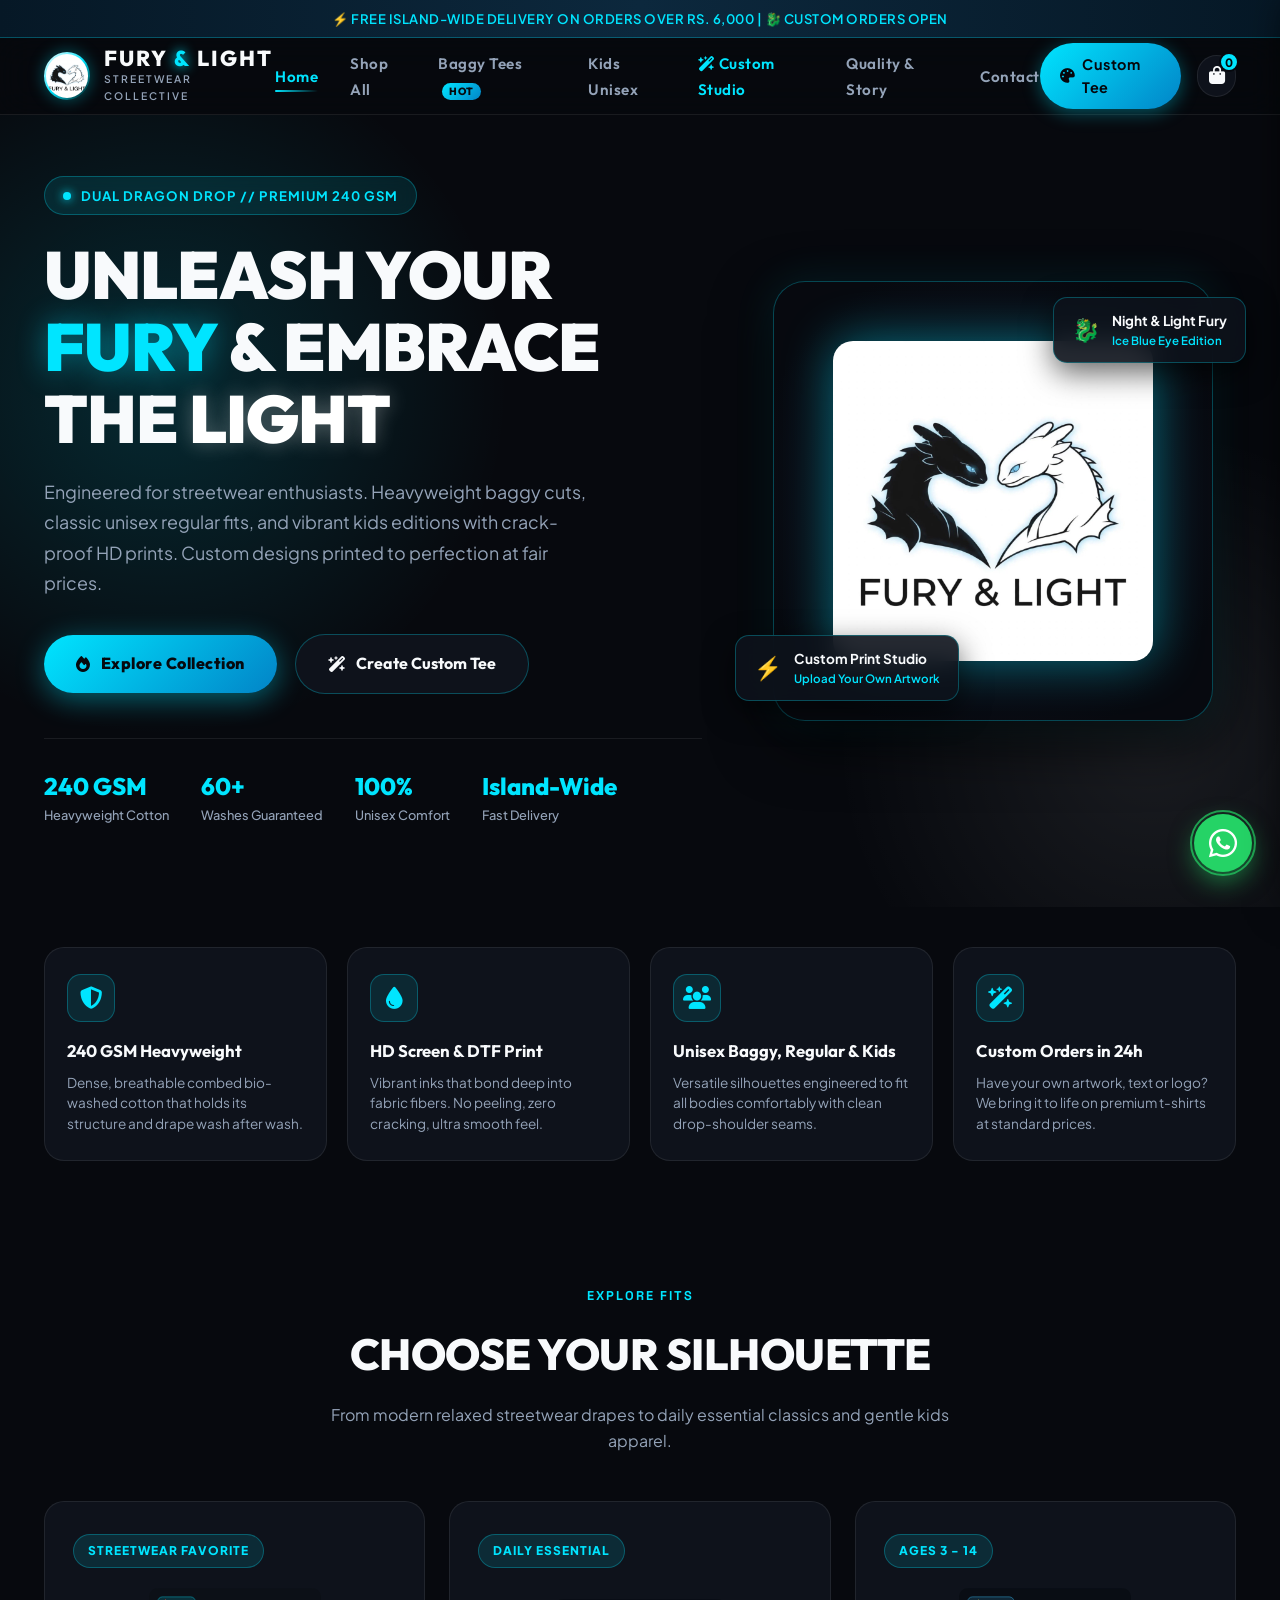
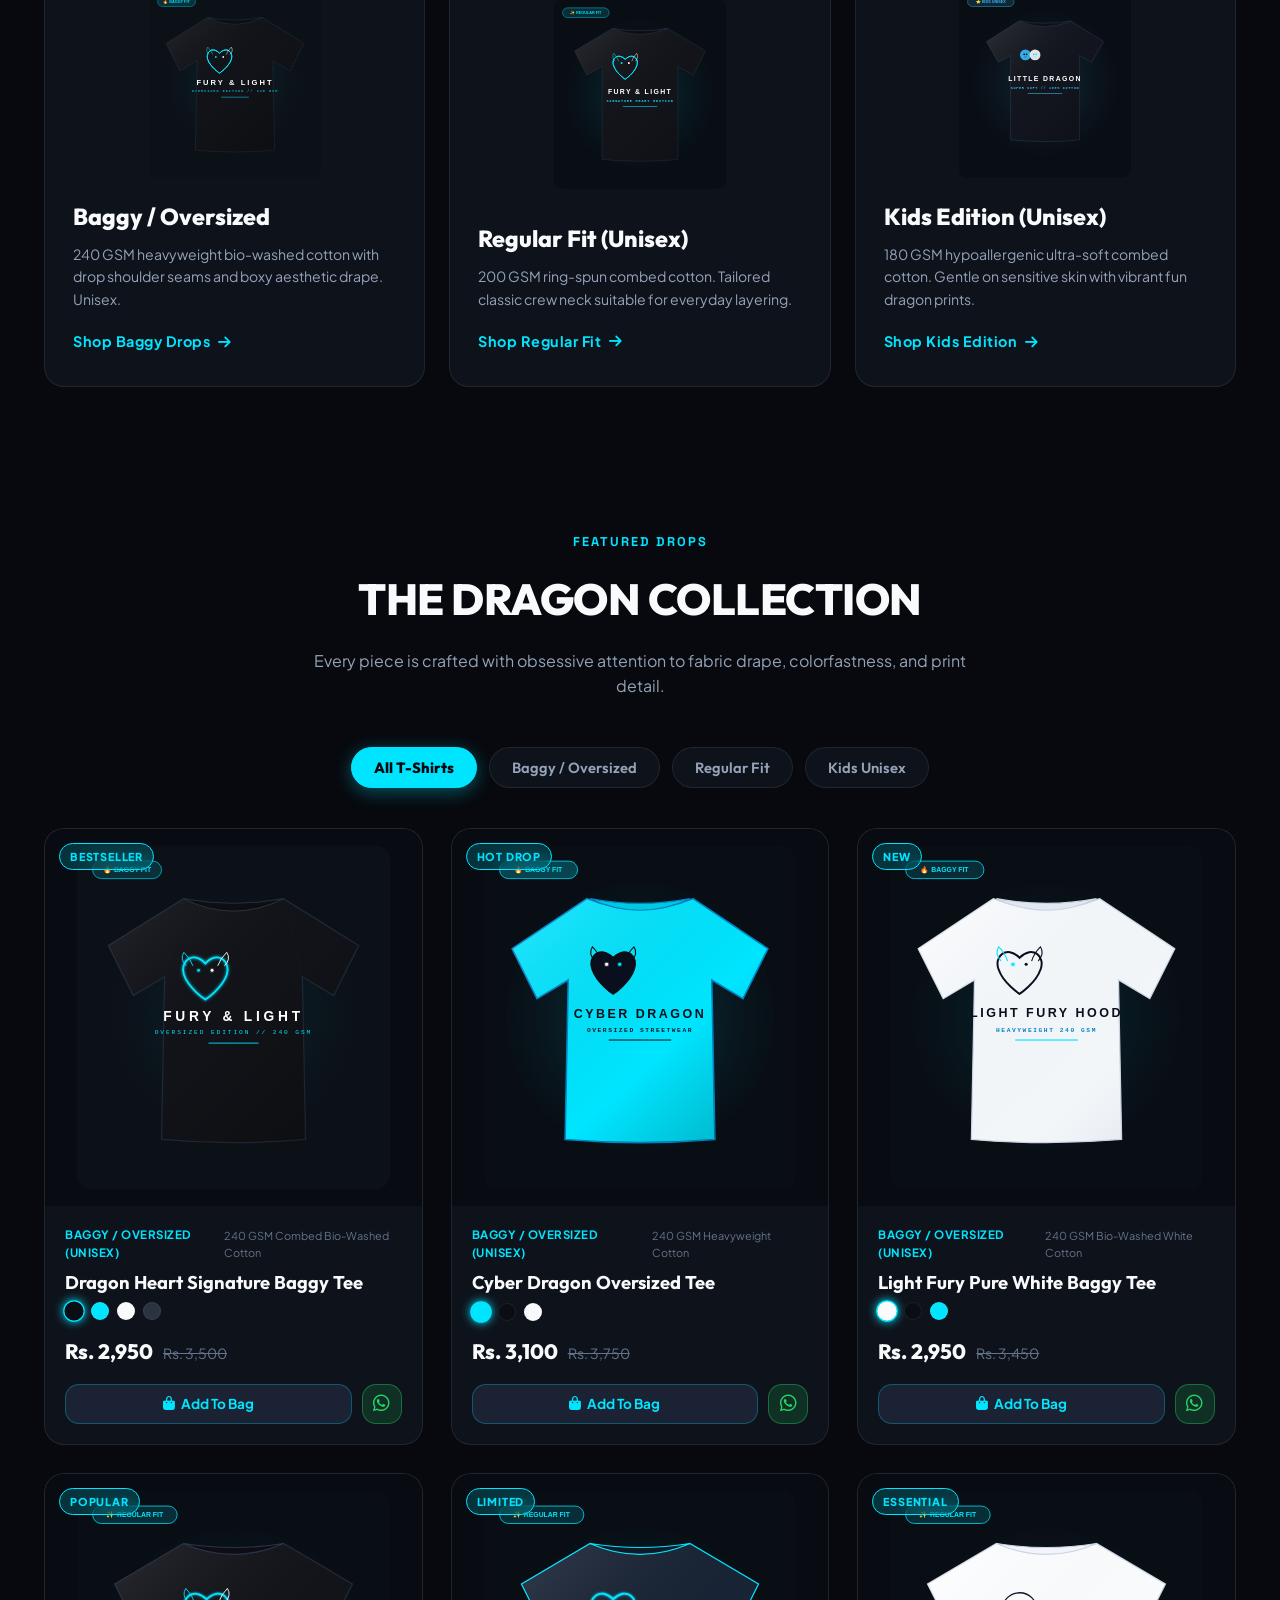
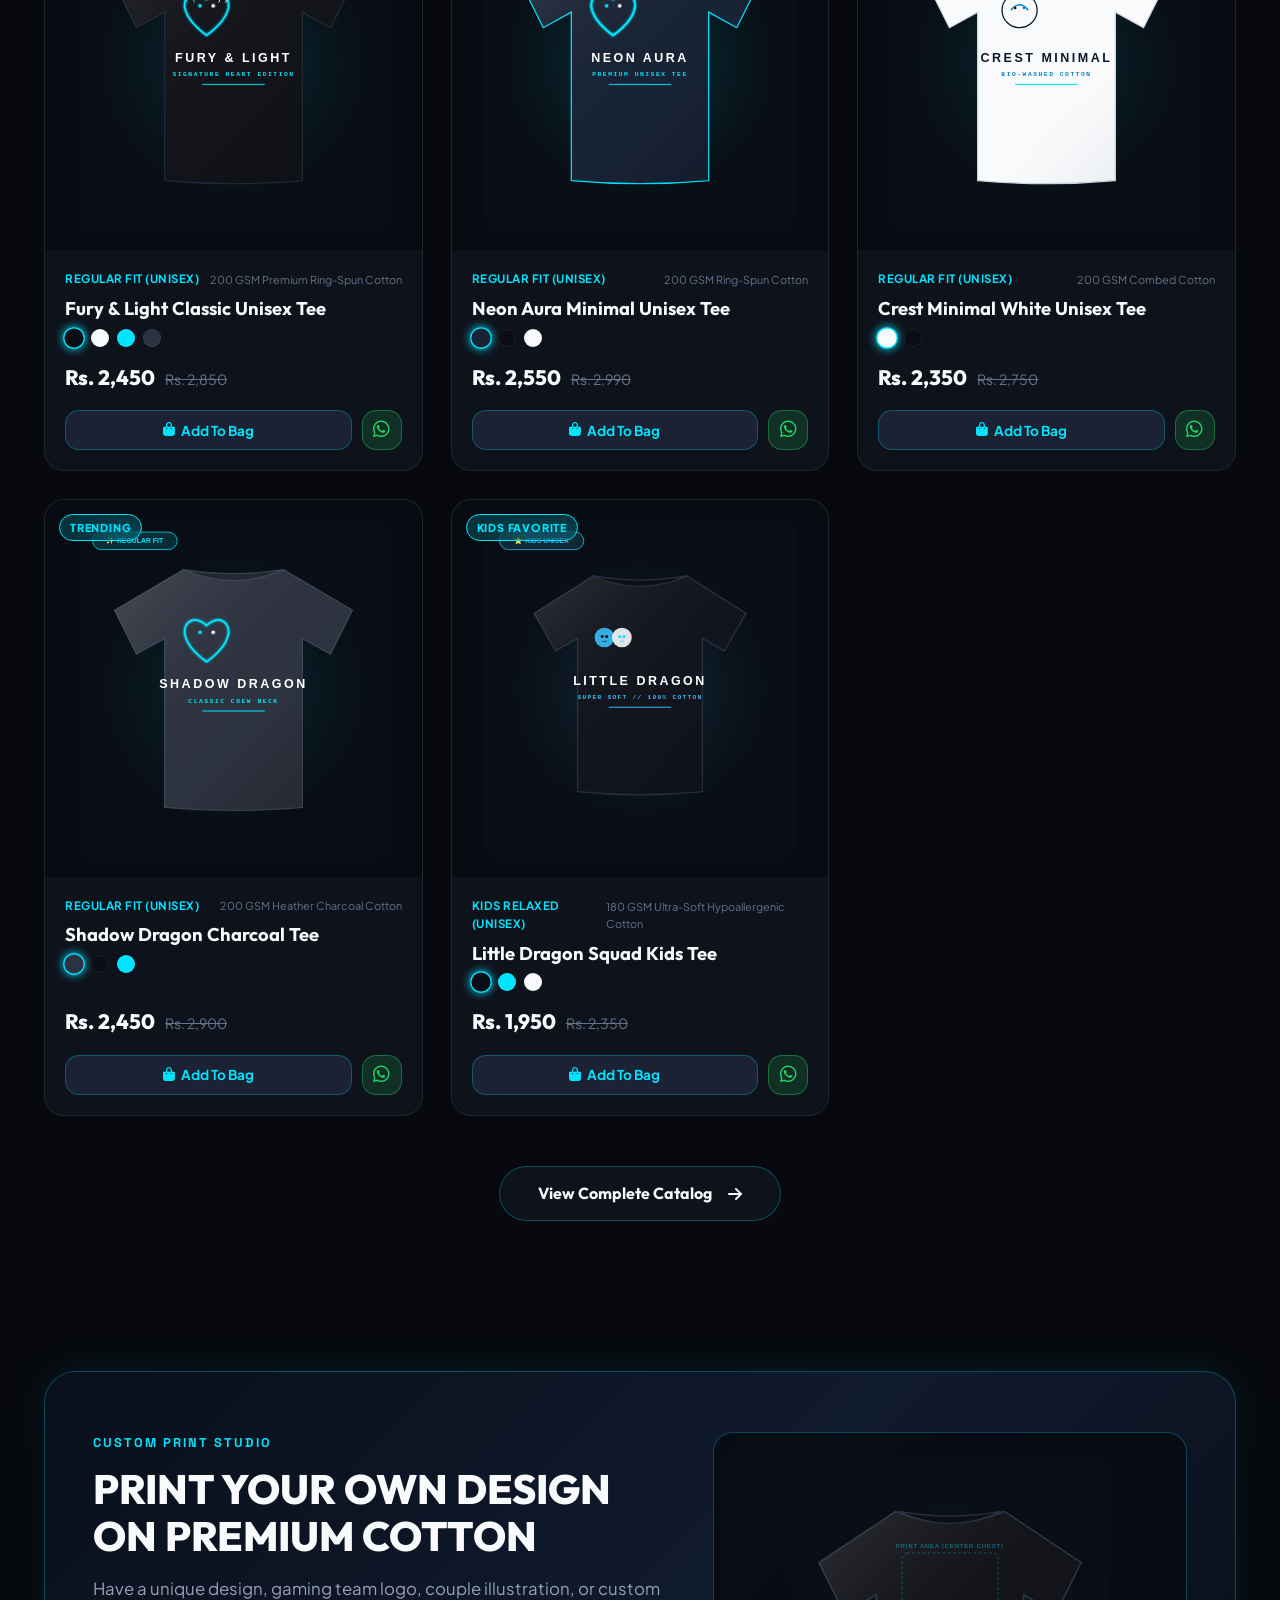
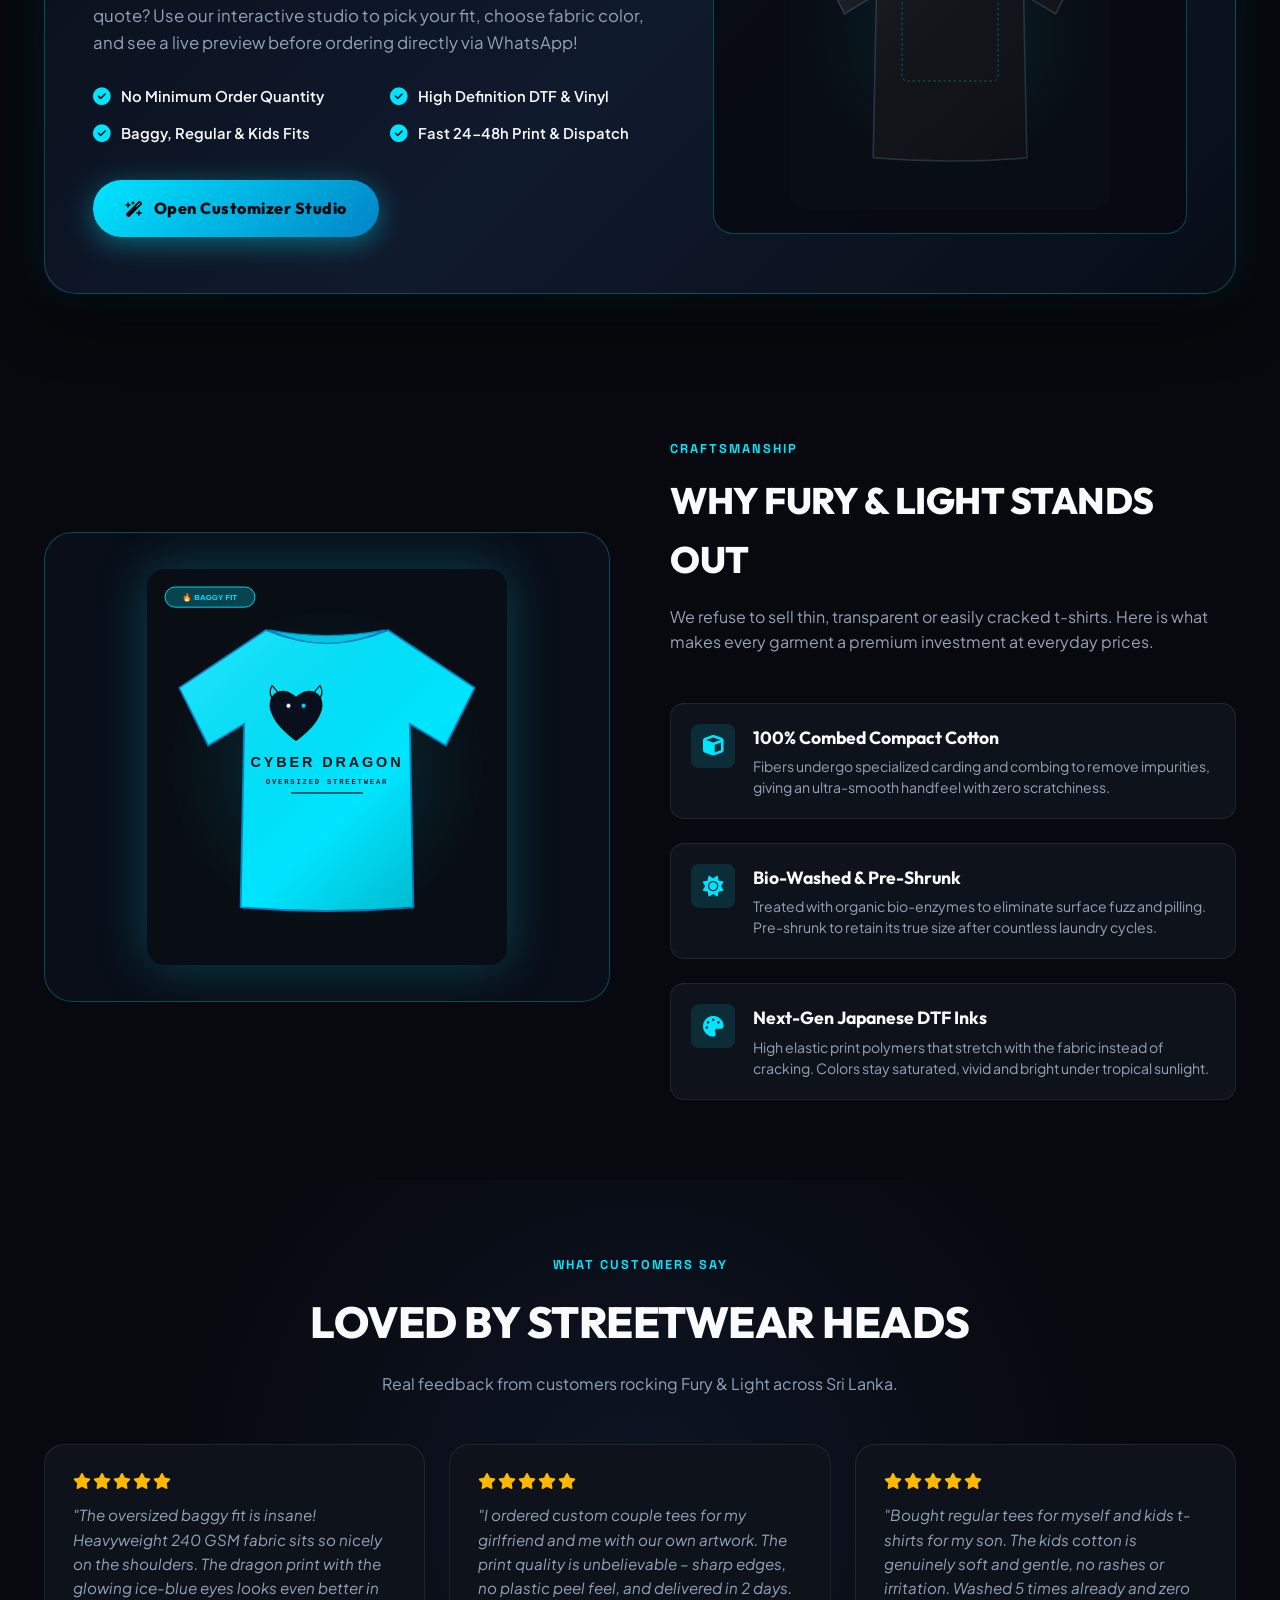
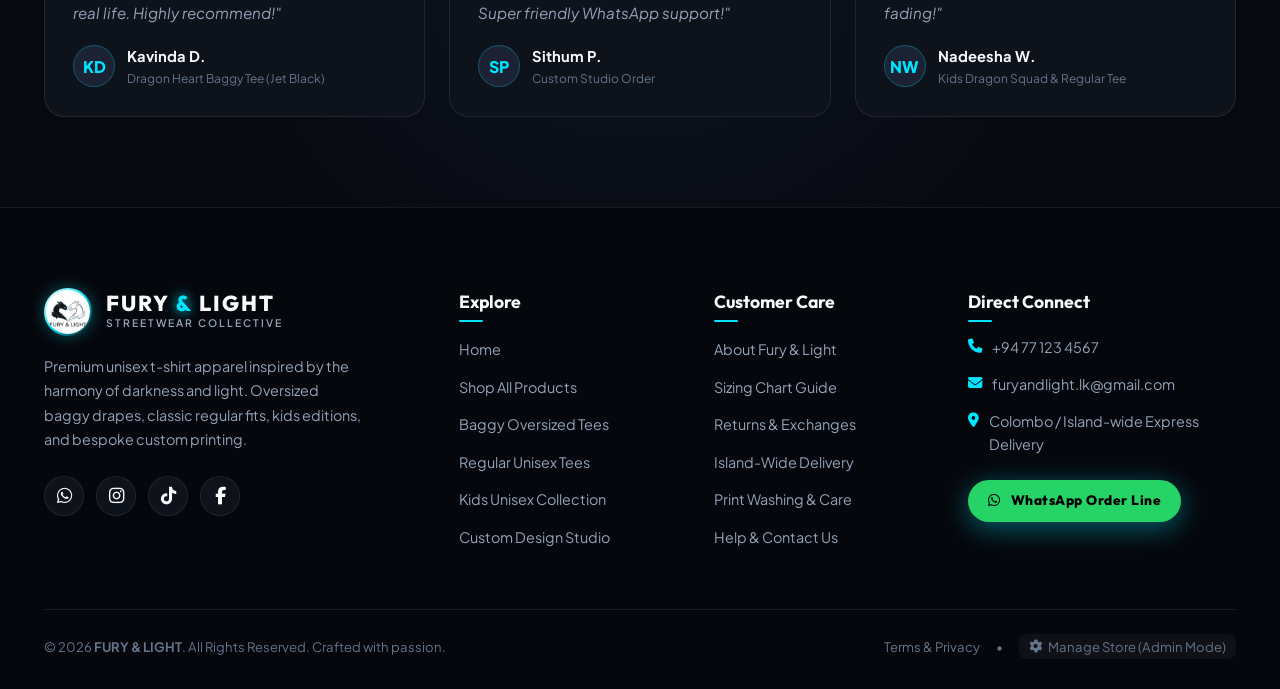
<file: index.html>
<!DOCTYPE html>
<html lang="en">
<head>
  <meta charset="UTF-8">
  <meta name="viewport" content="width=device-width, initial-scale=1.0">
  <title>Fury & Light | Premium Unisex Streetwear & Custom T-Shirts</title>
  <meta name="description" content="Shop premium baggy, regular & kids unisex t-shirts. 240 GSM combed cotton, ultra-durable HD prints, custom design studio & island-wide delivery.">
  
  <!-- Favicon -->
  <link rel="icon" href="assets/images/logo.jpg" type="image/jpeg">

  <!-- Font Awesome Icons -->
  <link rel="stylesheet" href="https://cdnjs.cloudflare.com/ajax/libs/font-awesome/6.5.1/css/all.min.css">
  
  <!-- CSS Stylesheets -->
  <link rel="stylesheet" href="assets/css/style.css">
  <link rel="stylesheet" href="assets/css/responsive.css">
</head>
<body>

  <!-- Top Announcement Bar -->
  <div class="announcement-bar">
    <span>⚡ FREE ISLAND-WIDE DELIVERY ON ORDERS OVER RS. 6,000 | 🐉 CUSTOM PRINTS OPEN</span>
  </div>

  <!-- Main Navigation Header -->
  <header class="header-nav">
    <div class="container nav-container">
      
      <!-- Logo & Brand -->
      <a href="index.html" class="brand-logo-link">
        <div class="logo-img-wrap">
          <img src="assets/images/logo.jpg" alt="Fury and Light Dragon Logo">
        </div>
        <div class="brand-text-block">
          <div class="brand-title">FURY <span class="brand-amp">&amp;</span> LIGHT</div>
          <div class="brand-subtitle">Streetwear Collective</div>
        </div>
      </a>

      <!-- Desktop Nav Links -->
      <nav>
        <ul class="nav-menu">
          <li><a href="index.html" class="nav-link active">Home</a></li>
          <li><a href="shop.html" class="nav-link">Shop All</a></li>
          <li><a href="shop.html?cat=baggy" class="nav-link">Baggy Tees <span class="nav-badge-pill">HOT</span></a></li>
          <li><a href="shop.html?cat=kids" class="nav-link">Kids Unisex</a></li>
          <li><a href="custom.html" class="nav-link" style="color:var(--ice-blue);"><i class="fa fa-wand-magic-sparkles"></i> Custom Studio</a></li>
          <li><a href="about.html" class="nav-link">Quality &amp; Story</a></li>
          <li><a href="contact.html" class="nav-link">Contact</a></li>
        </ul>
      </nav>

      <!-- Nav Actions -->
      <div class="nav-actions">
        <a href="custom.html" class="cta-btn-nav">
          <i class="fa fa-palette"></i>
          <span>Custom Tee</span>
        </a>

        <button class="icon-btn" onclick="openCartDrawer()" title="View Shopping Cart">
          <i class="fa fa-bag-shopping"></i>
          <span class="cart-count">0</span>
        </button>

        <button class="mobile-menu-toggle" aria-label="Toggle Navigation">
          <i class="fa fa-bars"></i>
        </button>
      </div>

    </div>
  </header>

  <!-- Hero Section -->
  <section class="hero-section">
    <div class="hero-bg-glow-left"></div>
    <div class="hero-bg-glow-right"></div>

    <div class="container hero-grid">
      
      <!-- Hero Copy -->
      <div class="hero-content">
        <div class="hero-badge-tag">
          <span class="hero-badge-dot"></span>
          <span>Dual Dragon Drop // Premium 240 GSM</span>
        </div>

        <h1 class="hero-title">
          UNLEASH YOUR <span class="glow-ice">FURY</span> &amp; EMBRACE THE <span class="white-dragon">LIGHT</span>
        </h1>

        <p class="hero-description">
          Engineered for streetwear enthusiasts. Heavyweight baggy cuts, classic unisex regular fits, and vibrant kids editions with crack-proof HD prints. Custom designs printed to perfection at fair prices.
        </p>

        <div class="hero-cta-group">
          <a href="shop.html" class="btn-primary">
            <i class="fa fa-fire"></i>
            <span>Explore Collection</span>
          </a>
          <a href="custom.html" class="btn-secondary">
            <i class="fa fa-wand-magic-sparkles"></i>
            <span>Create Custom Tee</span>
          </a>
        </div>

        <div class="hero-trust-metrics">
          <div class="metric-item">
            <span class="metric-number">240 GSM</span>
            <span class="metric-label">Heavyweight Cotton</span>
          </div>
          <div class="metric-item">
            <span class="metric-number">60+</span>
            <span class="metric-label">Washes Guaranteed</span>
          </div>
          <div class="metric-item">
            <span class="metric-number">100%</span>
            <span class="metric-label">Unisex Comfort</span>
          </div>
          <div class="metric-item">
            <span class="metric-number">Island-Wide</span>
            <span class="metric-label">Fast Delivery</span>
          </div>
        </div>
      </div>

      <!-- Hero Visual Art Centerpiece -->
      <div class="hero-visual-card">
        <div class="hero-card-inner">
          <img src="assets/images/logo.jpg" alt="Fury and Light Black and White Dragon Emblem" class="dragon-logo-hero">
        </div>

        <!-- Floating Badges -->
        <div class="hero-floating-badge badge-top-right">
          <span class="badge-icon">🐉</span>
          <div>
            <div class="badge-text-title">Night &amp; Light Fury</div>
            <div class="badge-text-sub">Ice Blue Eye Edition</div>
          </div>
        </div>

        <div class="hero-floating-badge badge-bottom-left">
          <span class="badge-icon">⚡</span>
          <div>
            <div class="badge-text-title">Custom Print Studio</div>
            <div class="badge-text-sub">Upload Your Own Artwork</div>
          </div>
        </div>
      </div>

    </div>
  </section>

  <!-- Quality Pillars Section -->
  <section class="pillars-section">
    <div class="container">
      <div class="pillars-grid">
        <div class="pillar-card">
          <div class="pillar-icon-box"><i class="fa fa-shield-halved"></i></div>
          <h4 class="pillar-title">240 GSM Heavyweight</h4>
          <p class="pillar-desc">Dense, breathable combed bio-washed cotton that holds its structure and drape wash after wash.</p>
        </div>
        <div class="pillar-card">
          <div class="pillar-icon-box"><i class="fa fa-droplet"></i></div>
          <h4 class="pillar-title">HD Screen &amp; DTF Print</h4>
          <p class="pillar-desc">Vibrant inks that bond deep into fabric fibers. No peeling, zero cracking, ultra smooth feel.</p>
        </div>
        <div class="pillar-card">
          <div class="pillar-icon-box"><i class="fa fa-users"></i></div>
          <h4 class="pillar-title">Unisex Baggy, Regular &amp; Kids</h4>
          <p class="pillar-desc">Versatile silhouettes engineered to fit all bodies comfortably with clean drop-shoulder seams.</p>
        </div>
        <div class="pillar-card">
          <div class="pillar-icon-box"><i class="fa fa-wand-magic-sparkles"></i></div>
          <h4 class="pillar-title">Custom Orders in 24h</h4>
          <p class="pillar-desc">Have your own artwork, text or logo? We bring it to life on premium t-shirts at standard prices.</p>
        </div>
      </div>
    </div>
  </section>

  <!-- Category Showcase Cards -->
  <section class="category-section">
    <div class="container">
      <div class="section-header">
        <span class="section-tag">Explore Fits</span>
        <h2 class="section-title">CHOOSE YOUR SILHOUETTE</h2>
        <p class="section-subtitle">From modern relaxed streetwear drapes to daily essential classics and gentle kids apparel.</p>
      </div>

      <div class="categories-grid">
        
        <!-- Baggy / Oversized -->
        <div class="category-card">
          <span class="category-badge-chip">STREETWEAR FAVORITE</span>
          <div class="category-mockup-preview">
            <img src="assets/images/products/baggy-dragon-black.svg" alt="Baggy Oversized T-Shirt">
          </div>
          <div class="category-card-content">
            <h3>Baggy / Oversized</h3>
            <p>240 GSM heavyweight bio-washed cotton with drop shoulder seams and boxy aesthetic drape. Unisex.</p>
            <a href="shop.html?cat=baggy" class="category-explore-link">
              Shop Baggy Drops <i class="fa fa-arrow-right"></i>
            </a>
          </div>
        </div>

        <!-- Regular Unisex -->
        <div class="category-card">
          <span class="category-badge-chip">DAILY ESSENTIAL</span>
          <div class="category-mockup-preview">
            <img src="assets/images/products/regular-heart-black.svg" alt="Regular Unisex T-Shirt">
          </div>
          <div class="category-card-content">
            <h3>Regular Fit (Unisex)</h3>
            <p>200 GSM ring-spun combed cotton. Tailored classic crew neck suitable for everyday layering.</p>
            <a href="shop.html?cat=regular" class="category-explore-link">
              Shop Regular Fit <i class="fa fa-arrow-right"></i>
            </a>
          </div>
        </div>

        <!-- Kids Unisex -->
        <div class="category-card">
          <span class="category-badge-chip">AGES 3 - 14</span>
          <div class="category-mockup-preview">
            <img src="assets/images/products/kids-dragon-black.svg" alt="Kids Unisex T-Shirt">
          </div>
          <div class="category-card-content">
            <h3>Kids Edition (Unisex)</h3>
            <p>180 GSM hypoallergenic ultra-soft combed cotton. Gentle on sensitive skin with vibrant fun dragon prints.</p>
            <a href="shop.html?cat=kids" class="category-explore-link">
              Shop Kids Edition <i class="fa fa-arrow-right"></i>
            </a>
          </div>
        </div>

      </div>
    </div>
  </section>

  <!-- Featured Products Catalog Section -->
  <section class="products-section">
    <div class="container">
      <div class="section-header">
        <span class="section-tag">Featured Drops</span>
        <h2 class="section-title">THE DRAGON COLLECTION</h2>
        <p class="section-subtitle">Every piece is crafted with obsessive attention to fabric drape, colorfastness, and print detail.</p>
      </div>

      <!-- Category Filter Tabs -->
      <div class="category-tabs">
        <button class="tab-btn active" onclick="filterHomeProducts('all', this)">All T-Shirts</button>
        <button class="tab-btn" onclick="filterHomeProducts('baggy', this)">Baggy / Oversized</button>
        <button class="tab-btn" onclick="filterHomeProducts('regular', this)">Regular Fit</button>
        <button class="tab-btn" onclick="filterHomeProducts('kids', this)">Kids Unisex</button>
      </div>

      <!-- Products Grid -->
      <div id="homeProductsGrid" class="products-grid">
        <!-- Rendered via JavaScript -->
      </div>

      <div style="text-align:center;margin-top:50px;">
        <a href="shop.html" class="btn-secondary" style="padding:14px 38px;">
          View Complete Catalog <i class="fa fa-arrow-right" style="margin-left:6px;"></i>
        </a>
      </div>
    </div>
  </section>

  <!-- Custom T-Shirt Studio Teaser -->
  <section class="container">
    <div class="custom-studio-teaser">
      <div class="custom-teaser-grid">
        <div class="custom-teaser-content">
          <span class="section-tag">Custom Print Studio</span>
          <h2>PRINT YOUR OWN DESIGN ON PREMIUM COTTON</h2>
          <p>
            Have a unique design, gaming team logo, couple illustration, or custom quote? Use our interactive studio to pick your fit, choose fabric color, and see a live preview before ordering directly via WhatsApp!
          </p>

          <div class="custom-features-list">
            <div class="custom-feat-item">
              <i class="fa fa-check-circle custom-feat-icon"></i>
              <span>No Minimum Order Quantity</span>
            </div>
            <div class="custom-feat-item">
              <i class="fa fa-check-circle custom-feat-icon"></i>
              <span>High Definition DTF &amp; Vinyl</span>
            </div>
            <div class="custom-feat-item">
              <i class="fa fa-check-circle custom-feat-icon"></i>
              <span>Baggy, Regular &amp; Kids Fits</span>
            </div>
            <div class="custom-feat-item">
              <i class="fa fa-check-circle custom-feat-icon"></i>
              <span>Fast 24-48h Print &amp; Dispatch</span>
            </div>
          </div>

          <a href="custom.html" class="btn-primary">
            <i class="fa fa-wand-magic-sparkles"></i>
            <span>Open Customizer Studio</span>
          </a>
        </div>

        <div class="custom-preview-box">
          <img src="assets/images/products/tshirt-mockup-blank.svg" alt="Custom T-Shirt Preview Mockup">
        </div>
      </div>
    </div>
  </section>

  <!-- Fabric & Print Quality Breakdown -->
  <section class="quality-showcase">
    <div class="container">
      <div class="quality-grid">
        
        <div class="quality-visual">
          <img src="assets/images/products/baggy-cyber-ice.svg" alt="Quality Combed Cotton T-Shirt">
        </div>

        <div class="quality-specs-list">
          <div>
            <span class="section-tag">Craftsmanship</span>
            <h2 class="section-title" style="text-align:left;font-size:2.3rem;">WHY FURY &amp; LIGHT STANDS OUT</h2>
            <p style="color:var(--text-secondary);margin-bottom:24px;">We refuse to sell thin, transparent or easily cracked t-shirts. Here is what makes every garment a premium investment at everyday prices.</p>
          </div>

          <div class="spec-item">
            <div class="spec-icon-box"><i class="fa fa-cube"></i></div>
            <div>
              <h4 class="spec-title">100% Combed Compact Cotton</h4>
              <p class="spec-desc">Fibers undergo specialized carding and combing to remove impurities, giving an ultra-smooth handfeel with zero scratchiness.</p>
            </div>
          </div>

          <div class="spec-item">
            <div class="spec-icon-box"><i class="fa fa-sun"></i></div>
            <div>
              <h4 class="spec-title">Bio-Washed &amp; Pre-Shrunk</h4>
              <p class="spec-desc">Treated with organic bio-enzymes to eliminate surface fuzz and pilling. Pre-shrunk to retain its true size after countless laundry cycles.</p>
            </div>
          </div>

          <div class="spec-item">
            <div class="spec-icon-box"><i class="fa fa-palette"></i></div>
            <div>
              <h4 class="spec-title">Next-Gen Japanese DTF Inks</h4>
              <p class="spec-desc">High elastic print polymers that stretch with the fabric instead of cracking. Colors stay saturated, vivid and bright under tropical sunlight.</p>
            </div>
          </div>
        </div>

      </div>
    </div>
  </section>

  <!-- Customer Reviews -->
  <section class="reviews-section">
    <div class="container">
      <div class="section-header">
        <span class="section-tag">What Customers Say</span>
        <h2 class="section-title">LOVED BY STREETWEAR HEADS</h2>
        <p class="section-subtitle">Real feedback from customers rocking Fury &amp; Light across Sri Lanka.</p>
      </div>

      <div class="reviews-grid">
        <div class="review-card">
          <div>
            <div class="review-stars">
              <i class="fa fa-star"></i><i class="fa fa-star"></i><i class="fa fa-star"></i><i class="fa fa-star"></i><i class="fa fa-star"></i>
            </div>
            <p class="review-text">"The oversized baggy fit is insane! Heavyweight 240 GSM fabric sits so nicely on the shoulders. The dragon print with the glowing ice-blue eyes looks even better in real life. Highly recommend!"</p>
          </div>
          <div class="reviewer-meta">
            <div class="reviewer-avatar">KD</div>
            <div>
              <div class="reviewer-name">Kavinda D.</div>
              <div class="reviewer-item">Dragon Heart Baggy Tee (Jet Black)</div>
            </div>
          </div>
        </div>

        <div class="review-card">
          <div>
            <div class="review-stars">
              <i class="fa fa-star"></i><i class="fa fa-star"></i><i class="fa fa-star"></i><i class="fa fa-star"></i><i class="fa fa-star"></i>
            </div>
            <p class="review-text">"I ordered custom couple tees for my girlfriend and me with our own artwork. The print quality is unbelievable – sharp edges, no plastic peel feel, and delivered in 2 days. Super friendly WhatsApp support!"</p>
          </div>
          <div class="reviewer-meta">
            <div class="reviewer-avatar">SP</div>
            <div>
              <div class="reviewer-name">Sithum P.</div>
              <div class="reviewer-item">Custom Studio Order</div>
            </div>
          </div>
        </div>

        <div class="review-card">
          <div>
            <div class="review-stars">
              <i class="fa fa-star"></i><i class="fa fa-star"></i><i class="fa fa-star"></i><i class="fa fa-star"></i><i class="fa fa-star"></i>
            </div>
            <p class="review-text">"Bought regular tees for myself and kids t-shirts for my son. The kids cotton is genuinely soft and gentle, no rashes or irritation. Washed 5 times already and zero fading!"</p>
          </div>
          <div class="reviewer-meta">
            <div class="reviewer-avatar">NW</div>
            <div>
              <div class="reviewer-name">Nadeesha W.</div>
              <div class="reviewer-item">Kids Dragon Squad &amp; Regular Tee</div>
            </div>
          </div>
        </div>
      </div>
    </div>
  </section>

  <!-- Site Footer -->
  <footer class="site-footer">
    <div class="container">
      <div class="footer-grid">
        
        <!-- Brand Column -->
        <div class="footer-brand-col">
          <div class="brand-logo-link">
            <div class="logo-img-wrap">
              <img src="assets/images/logo.jpg" alt="Fury and Light Logo">
            </div>
            <div class="brand-text-block">
              <div class="brand-title">FURY <span class="brand-amp">&amp;</span> LIGHT</div>
              <div class="brand-subtitle">Streetwear Collective</div>
            </div>
          </div>

          <p>
            Premium unisex t-shirt apparel inspired by the harmony of darkness and light. Oversized baggy drapes, classic regular fits, kids editions, and bespoke custom printing.
          </p>

          <div class="footer-socials">
            <a href="https://wa.me/94771234567" target="_blank" class="social-link-btn" title="Chat on WhatsApp"><i class="fab fa-whatsapp"></i></a>
            <a href="https://instagram.com/furyandlight" target="_blank" class="social-link-btn" title="Follow on Instagram"><i class="fab fa-instagram"></i></a>
            <a href="https://tiktok.com/@furyandlight" target="_blank" class="social-link-btn" title="Follow on TikTok"><i class="fab fa-tiktok"></i></a>
            <a href="https://facebook.com/furyandlight" target="_blank" class="social-link-btn" title="Follow on Facebook"><i class="fab fa-facebook-f"></i></a>
          </div>
        </div>

        <!-- Quick Links -->
        <div class="footer-col">
          <h4>Explore</h4>
          <ul class="footer-links-list">
            <li><a href="index.html">Home</a></li>
            <li><a href="shop.html">Shop All Products</a></li>
            <li><a href="shop.html?cat=baggy">Baggy Oversized Tees</a></li>
            <li><a href="shop.html?cat=regular">Regular Unisex Tees</a></li>
            <li><a href="shop.html?cat=kids">Kids Unisex Collection</a></li>
            <li><a href="custom.html">Custom Design Studio</a></li>
          </ul>
        </div>

        <!-- Support & Policies -->
        <div class="footer-col">
          <h4>Customer Care</h4>
          <ul class="footer-links-list">
            <li><a href="about.html">About Fury &amp; Light</a></li>
            <li><a href="about.html#sizeGuide">Sizing Chart Guide</a></li>
            <li><a href="terms.html">Returns &amp; Exchanges</a></li>
            <li><a href="terms.html#delivery">Island-Wide Delivery</a></li>
            <li><a href="terms.html#care">Print Washing &amp; Care</a></li>
            <li><a href="contact.html">Help &amp; Contact Us</a></li>
          </ul>
        </div>

        <!-- Contact & Order -->
        <div class="footer-col">
          <h4>Direct Connect</h4>
          <div class="footer-contact-info">
            <div class="contact-row-item">
              <i class="fa fa-phone"></i>
              <span id="footerPhoneDisplay">+94 77 123 4567</span>
            </div>
            <div class="contact-row-item">
              <i class="fa fa-envelope"></i>
              <span id="footerEmailDisplay">furyandlight.lk@gmail.com</span>
            </div>
            <div class="contact-row-item">
              <i class="fa fa-location-dot"></i>
              <span>Colombo / Island-wide Express Delivery</span>
            </div>
            <div style="margin-top:10px;">
              <a href="https://wa.me/94771234567" target="_blank" class="btn-primary" style="padding:10px 20px;font-size:0.85rem;background:#25d366;color:#000;">
                <i class="fab fa-whatsapp"></i> WhatsApp Order Line
              </a>
            </div>
          </div>
        </div>

      </div>

      <div class="footer-bottom">
        <div>
          &copy; 2026 <strong>FURY &amp; LIGHT</strong>. All Rights Reserved. Crafted with passion.
        </div>
        <div style="display:flex;align-items:center;gap:16px;">
          <a href="terms.html" style="color:inherit;">Terms &amp; Privacy</a>
          <span>•</span>
          <button class="admin-trigger-link" onclick="openAdminModal()">
            <i class="fa fa-gear"></i> Manage Store (Admin Mode)
          </button>
        </div>
      </div>
    </div>
  </footer>

  <!-- Floating WhatsApp Quick Button -->
  <a href="https://wa.me/94771234567" class="floating-whatsapp-btn" target="_blank" title="Chat on WhatsApp">
    <i class="fab fa-whatsapp"></i>
  </a>

  <!-- Cart Drawer Overlay & Drawer -->
  <div id="cartOverlay" class="cart-drawer-overlay" onclick="closeCartDrawer()"></div>
  <div id="cartDrawer" class="cart-drawer">
    <div class="cart-header">
      <h3><i class="fa fa-bag-shopping" style="color:var(--ice-blue);"></i> Your Bag</h3>
      <button class="cart-close-btn" onclick="closeCartDrawer()">&times;</button>
    </div>
    
    <div id="cartItemsContainer" class="cart-items-body">
      <!-- Populated dynamically -->
    </div>

    <div class="cart-footer">
      <div class="cart-subtotal-row">
        <span class="subtotal-label">Subtotal Estimate:</span>
        <span id="cartSubtotal" class="subtotal-value">Rs. 0</span>
      </div>
      <button class="btn-checkout-whatsapp" onclick="checkoutViaWhatsApp()">
        <i class="fab fa-whatsapp"></i> Complete Order via WhatsApp
      </button>
      <p style="text-align:center;font-size:0.75rem;color:var(--text-muted);margin-top:10px;">
        Instant confirmation • Island-wide Cash on Delivery / Bank Transfer
      </p>
    </div>
  </div>

  <!-- Quick View Modal -->
  <div id="quickViewModal" class="modal-overlay">
    <div class="modal-content-card">
      <button class="modal-close-btn" onclick="closeQuickView()">&times;</button>
      <div id="quickViewContent">
        <!-- Injected via JavaScript -->
      </div>
    </div>
  </div>

  <!-- Scripts -->
  <script src="assets/js/data.js"></script>
  <script src="assets/js/main.js"></script>
  <script src="assets/js/admin.js"></script>
  
  <script>
    // Home Page Product Renderer
    let currentFilter = 'all';

    function renderHomeProducts() {
      const grid = document.getElementById("homeProductsGrid");
      if (!grid) return;

      const products = getProducts();
      const config = getStoreConfig();

      const filtered = currentFilter === 'all' 
        ? products.slice(0, 8) 
        : products.filter(p => p.category === currentFilter);

      grid.innerHTML = filtered.map(p => `
        <div class="product-card" data-category="${p.category}">
          <div class="product-thumb-wrap">
            <span class="product-badge-float">${p.badge || 'PREMIUM'}</span>
            <img src="${p.image}" alt="${p.name}" loading="lazy">
            <button class="product-quick-view-btn" onclick="openQuickView('${p.id}')">
              <i class="fa fa-eye"></i> Quick View
            </button>
          </div>

          <div class="product-body">
            <div class="product-category-row">
              <span class="product-fit-label">${p.fit || p.category}</span>
              <span class="product-fabric-tag">${p.fabric ? p.fabric.split('•')[0] : ''}</span>
            </div>

            <h3 class="product-title">${p.name}</h3>

            <div class="product-colors-row">
              ${(p.colors || []).map((c, idx) => `
                <div class="color-dot ${idx === 0 ? 'active' : ''}" style="background-color: ${c.hex};" title="${c.name}"></div>
              `).join("")}
            </div>

            <div class="product-price-row">
              <div class="product-current-price">${config.currency} ${p.price.toLocaleString()}</div>
              ${p.originalPrice ? `<div class="product-orig-price">${config.currency} ${p.originalPrice.toLocaleString()}</div>` : ''}
            </div>

            <div class="product-actions-row">
              <button class="btn-add-cart" onclick="addToCart('${p.id}')">
                <i class="fa fa-bag-shopping"></i> Add To Bag
              </button>
              <button class="btn-whatsapp-direct" onclick="directWhatsAppOrder('${p.id}')" title="Instant Order via WhatsApp">
                <i class="fab fa-whatsapp"></i>
              </button>
            </div>
          </div>
        </div>
      `).join("");
    }

    function filterHomeProducts(cat, btn) {
      currentFilter = cat;
      const tabs = document.querySelectorAll(".category-tabs .tab-btn");
      tabs.forEach(t => t.classList.remove("active"));
      if (btn) btn.classList.add("active");
      renderHomeProducts();
    }

    document.addEventListener("DOMContentLoaded", () => {
      renderHomeProducts();
      
      // Update footer phone & email from config
      const config = getStoreConfig();
      const p = document.getElementById("footerPhoneDisplay");
      const e = document.getElementById("footerEmailDisplay");
      if (p) p.textContent = config.phone;
      if (e) e.textContent = config.email;
    });
  </script>
</body>
</html>
</file>
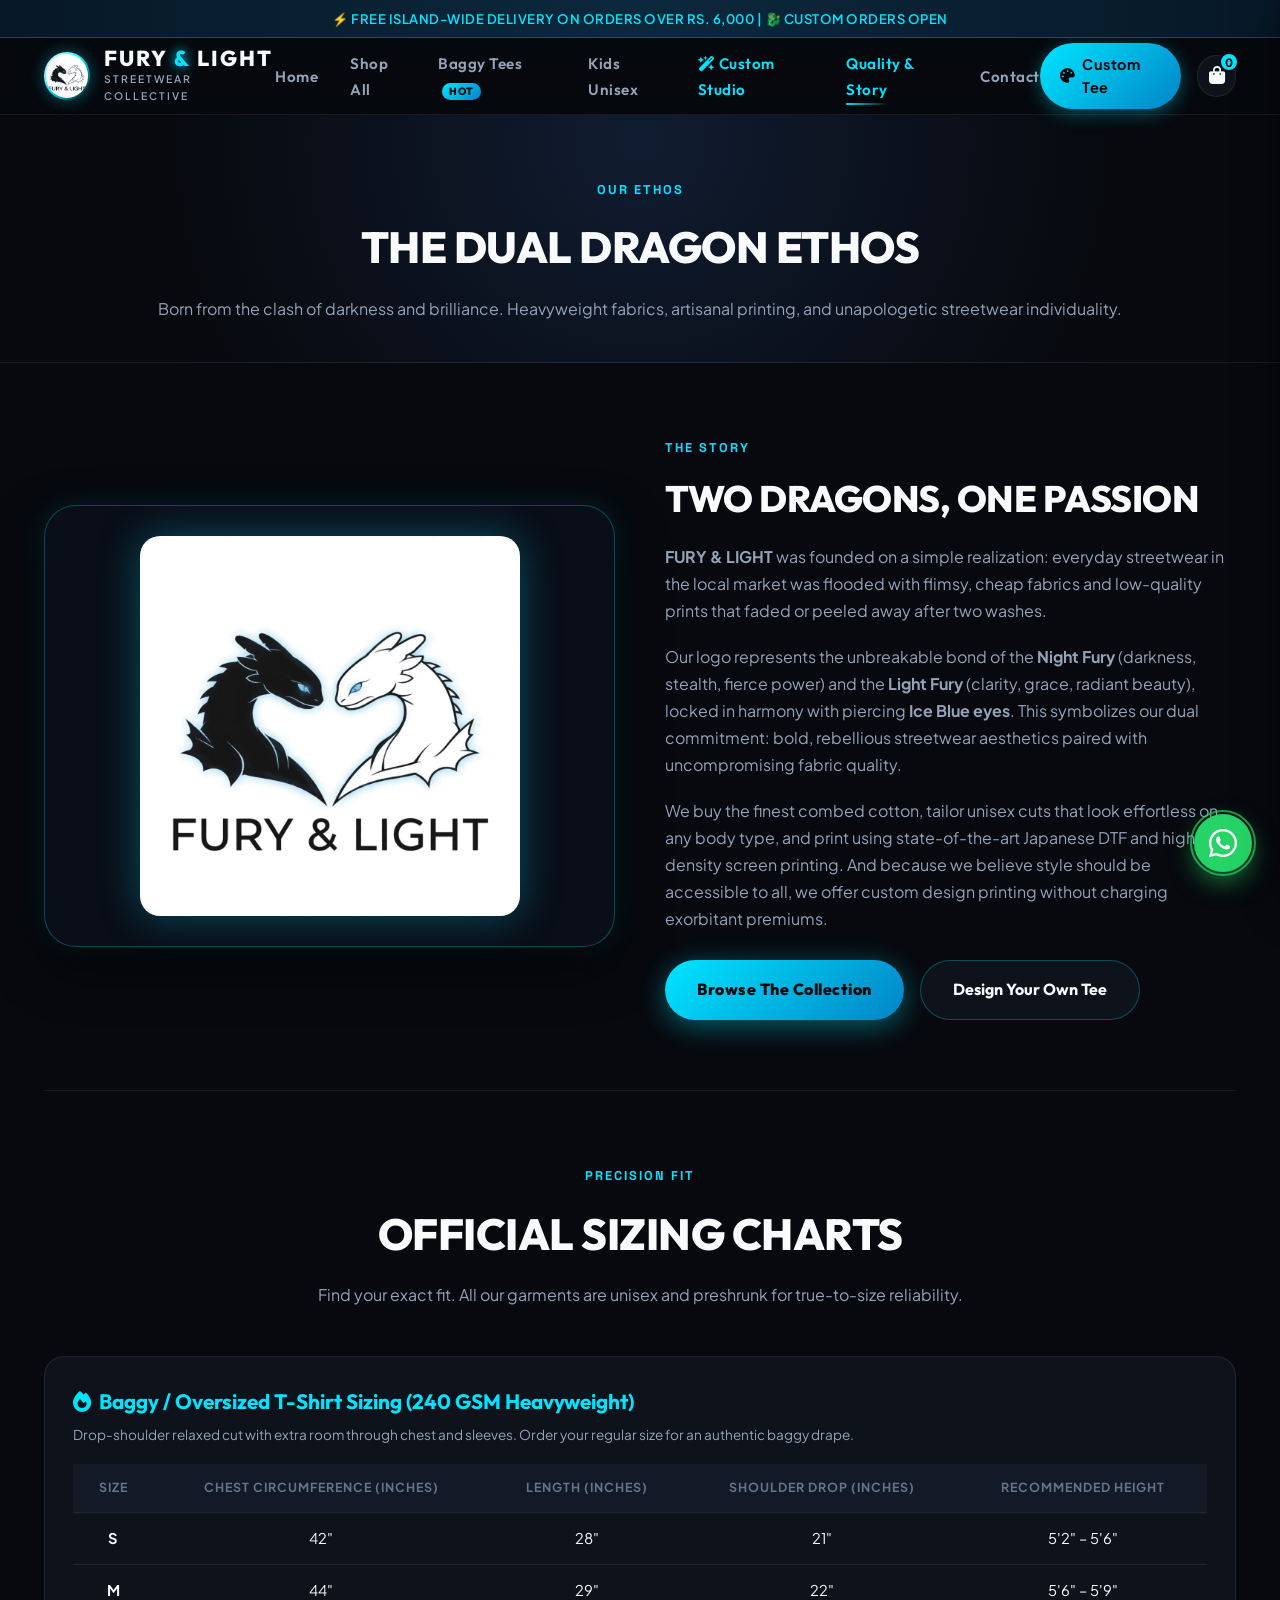
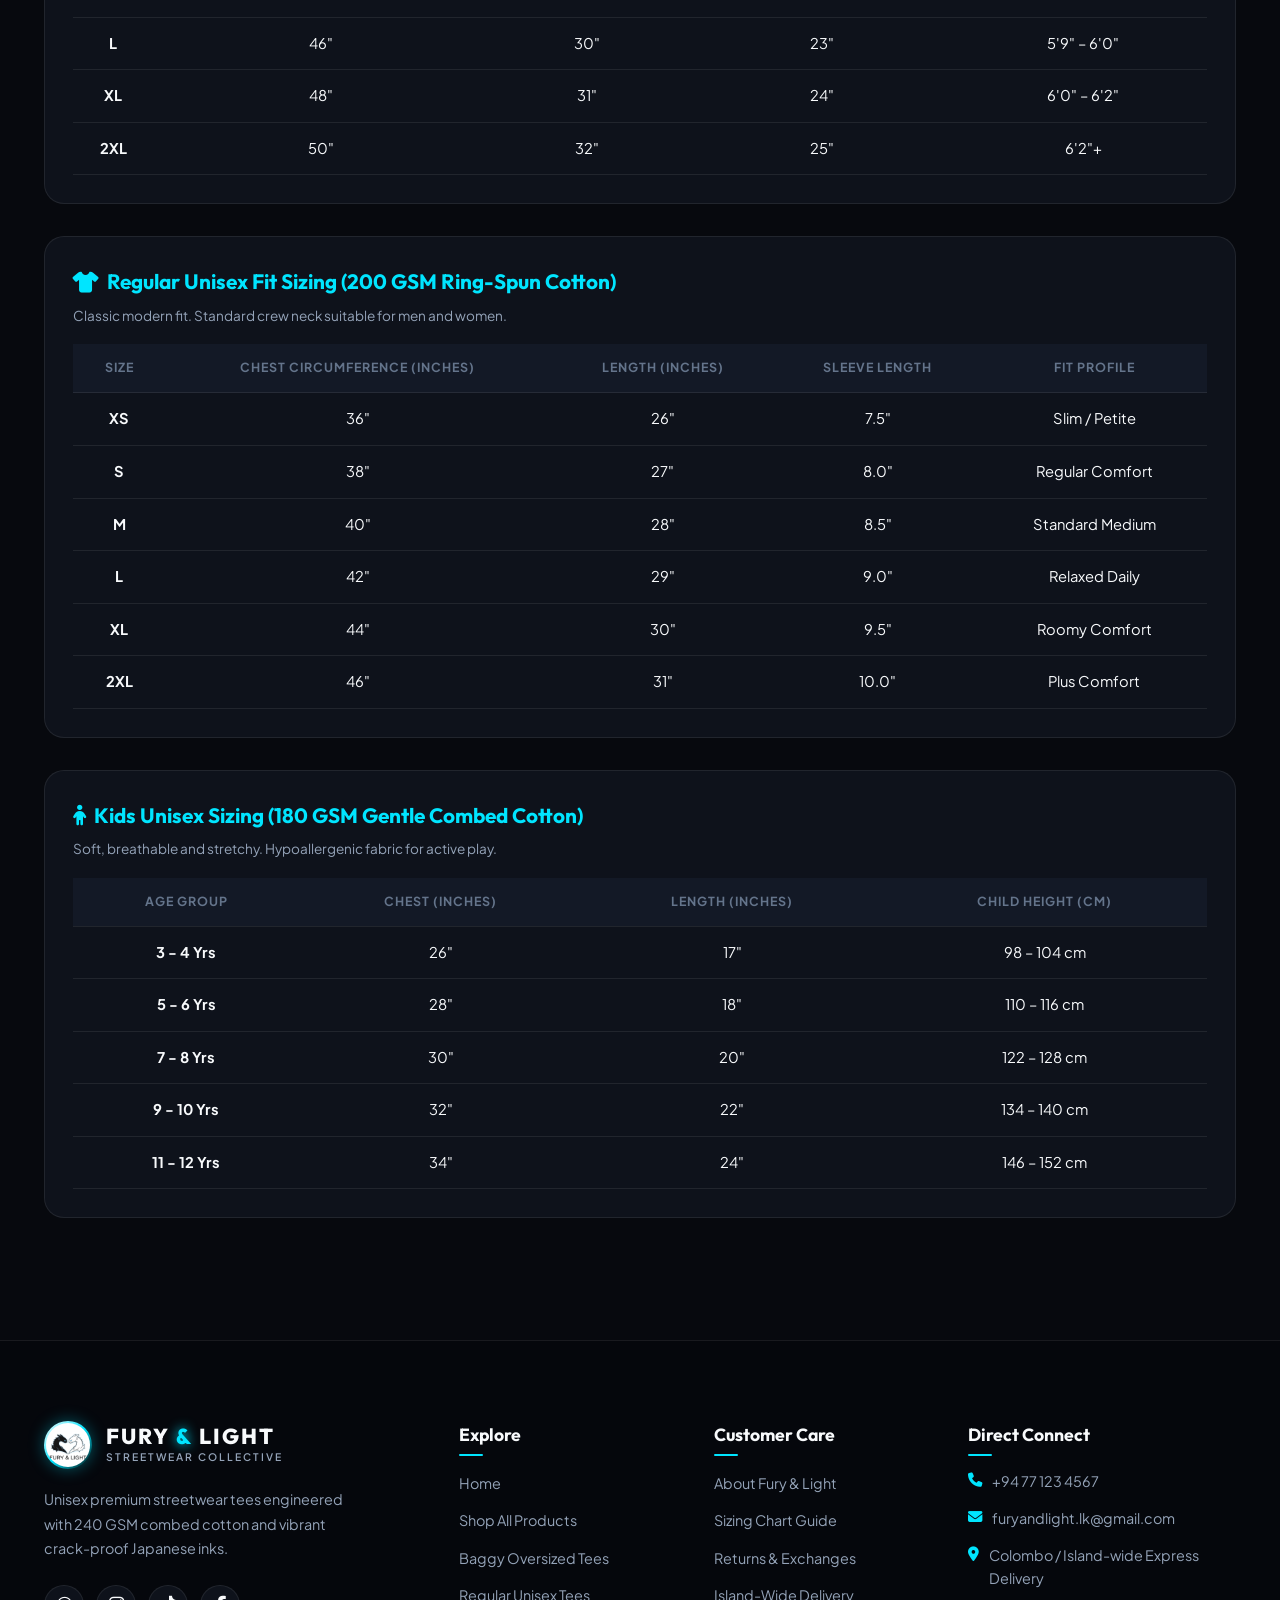
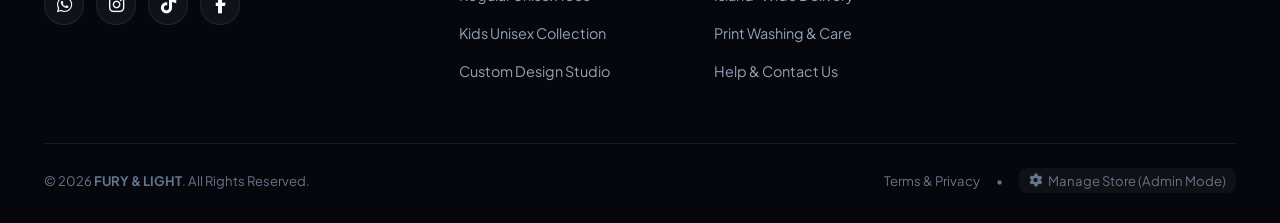
<file: about.html>
<!DOCTYPE html>
<html lang="en">
<head>
  <meta charset="UTF-8">
  <meta name="viewport" content="width=device-width, initial-scale=1.0">
  <title>About Us &amp; Sizing Guide | Fury & Light</title>
  <meta name="description" content="Discover the story behind Fury & Light, our dual dragon ethos, 240 GSM heavyweight combed cotton specs, crack-proof printing process, and complete unisex sizing charts.">
  
  <link rel="icon" href="assets/images/logo.jpg" type="image/jpeg">
  <link rel="stylesheet" href="https://cdnjs.cloudflare.com/ajax/libs/font-awesome/6.5.1/css/all.min.css">
  <link rel="stylesheet" href="assets/css/style.css">
  <link rel="stylesheet" href="assets/css/responsive.css">

  <style>
    .story-hero {
      padding: 60px 0 40px;
      text-align: center;
      background: radial-gradient(circle at 50% 10%, #101c30 0%, var(--bg-main) 70%);
      border-bottom: 1px solid var(--border-subtle);
    }
    .about-story-grid {
      display: grid;
      grid-template-columns: 1fr 1fr;
      align-items: center;
      gap: 50px;
      padding: 70px 0;
    }
    .story-img-container {
      background: #090e18;
      border: 1px solid var(--border-ice);
      border-radius: 32px;
      padding: 30px;
      text-align: center;
      box-shadow: 0 20px 50px rgba(0,0,0,0.6), 0 0 30px var(--ice-glow-soft);
    }
    .story-img-container img {
      max-width: 380px;
      margin: 0 auto;
      border-radius: 20px;
      filter: drop-shadow(0 0 20px rgba(0,229,255,0.3));
    }
    .sizing-section {
      padding: 70px 0 90px;
      border-top: 1px solid var(--border-subtle);
    }
    .size-table-card {
      background: var(--bg-surface);
      border: 1px solid var(--border-subtle);
      border-radius: var(--radius-lg);
      padding: 28px;
      margin-bottom: 32px;
      overflow-x: auto;
    }
    .size-table-card h3 {
      font-family: var(--font-heading);
      font-size: 1.3rem;
      margin-bottom: 6px;
      color: var(--ice-blue);
      display: flex;
      align-items: center;
      gap: 8px;
    }
    .size-table {
      width: 100%;
      border-collapse: collapse;
      margin-top: 18px;
      font-size: 0.92rem;
    }
    .size-table th, .size-table td {
      padding: 14px 18px;
      text-align: center;
      border-bottom: 1px solid var(--border-subtle);
    }
    .size-table th {
      background: var(--bg-card);
      color: var(--text-muted);
      font-weight: 700;
      text-transform: uppercase;
      font-size: 0.78rem;
      letter-spacing: 1px;
    }
    .size-table tr:hover td {
      background: rgba(0, 229, 255, 0.04);
      color: var(--ice-blue);
    }
    @media (max-width: 900px) {
      .about-story-grid {
        grid-template-columns: 1fr;
        text-align: center;
      }
    }
  </style>
</head>
<body>

  <!-- Top Announcement Bar -->
  <div class="announcement-bar">
    <span>⚡ FREE ISLAND-WIDE DELIVERY ON ORDERS OVER RS. 6,000 | 🐉 CUSTOM PRINTS OPEN</span>
  </div>

  <!-- Header Nav -->
  <header class="header-nav">
    <div class="container nav-container">
      <a href="index.html" class="brand-logo-link">
        <div class="logo-img-wrap">
          <img src="assets/images/logo.jpg" alt="Fury and Light Logo">
        </div>
        <div class="brand-text-block">
          <div class="brand-title">FURY <span class="brand-amp">&amp;</span> LIGHT</div>
          <div class="brand-subtitle">Streetwear Collective</div>
        </div>
      </a>

      <nav>
        <ul class="nav-menu">
          <li><a href="index.html" class="nav-link">Home</a></li>
          <li><a href="shop.html" class="nav-link">Shop All</a></li>
          <li><a href="shop.html?cat=baggy" class="nav-link">Baggy Tees <span class="nav-badge-pill">HOT</span></a></li>
          <li><a href="shop.html?cat=kids" class="nav-link">Kids Unisex</a></li>
          <li><a href="custom.html" class="nav-link" style="color:var(--ice-blue);"><i class="fa fa-wand-magic-sparkles"></i> Custom Studio</a></li>
          <li><a href="about.html" class="nav-link active">Quality &amp; Story</a></li>
          <li><a href="contact.html" class="nav-link">Contact</a></li>
        </ul>
      </nav>

      <div class="nav-actions">
        <a href="custom.html" class="cta-btn-nav">
          <i class="fa fa-palette"></i>
          <span>Custom Tee</span>
        </a>
        <button class="icon-btn" onclick="openCartDrawer()" title="View Bag">
          <i class="fa fa-bag-shopping"></i>
          <span class="cart-count">0</span>
        </button>
        <button class="mobile-menu-toggle" aria-label="Toggle Menu">
          <i class="fa fa-bars"></i>
        </button>
      </div>
    </div>
  </header>

  <!-- Hero Header -->
  <section class="story-hero">
    <div class="container">
      <span class="section-tag">Our Ethos</span>
      <h1 class="section-title">THE DUAL DRAGON ETHOS</h1>
      <p class="section-subtitle">
        Born from the clash of darkness and brilliance. Heavyweight fabrics, artisanal printing, and unapologetic streetwear individuality.
      </p>
    </div>
  </section>

  <!-- Story & Vision -->
  <main class="container">
    <section class="about-story-grid">
      <div class="story-img-container">
        <img src="assets/images/logo.jpg" alt="Fury and Light Dragons">
      </div>

      <div class="story-content">
        <span class="section-tag">The Story</span>
        <h2 class="section-title" style="text-align:left;font-size:2.3rem;">TWO DRAGONS, ONE PASSION</h2>
        <p style="color:var(--text-secondary);margin-bottom:18px;line-height:1.7;">
          <strong>FURY &amp; LIGHT</strong> was founded on a simple realization: everyday streetwear in the local market was flooded with flimsy, cheap fabrics and low-quality prints that faded or peeled away after two washes.
        </p>
        <p style="color:var(--text-secondary);margin-bottom:18px;line-height:1.7;">
          Our logo represents the unbreakable bond of the <strong>Night Fury</strong> (darkness, stealth, fierce power) and the <strong>Light Fury</strong> (clarity, grace, radiant beauty), locked in harmony with piercing <strong>Ice Blue eyes</strong>. This symbolizes our dual commitment: bold, rebellious streetwear aesthetics paired with uncompromising fabric quality.
        </p>
        <p style="color:var(--text-secondary);margin-bottom:28px;line-height:1.7;">
          We buy the finest combed cotton, tailor unisex cuts that look effortless on any body type, and print using state-of-the-art Japanese DTF and high-density screen printing. And because we believe style should be accessible to all, we offer custom design printing without charging exorbitant premiums.
        </p>

        <div style="display:flex;gap:16px;flex-wrap:wrap;">
          <a href="shop.html" class="btn-primary">Browse The Collection</a>
          <a href="custom.html" class="btn-secondary">Design Your Own Tee</a>
        </div>
      </div>
    </section>

    <!-- Sizing Guide Tables -->
    <section id="sizeGuide" class="sizing-section">
      <div class="section-header">
        <span class="section-tag">Precision Fit</span>
        <h2 class="section-title">OFFICIAL SIZING CHARTS</h2>
        <p class="section-subtitle">
          Find your exact fit. All our garments are unisex and preshrunk for true-to-size reliability.
        </p>
      </div>

      <!-- Baggy Oversized Fit Table -->
      <div class="size-table-card">
        <h3><i class="fa fa-fire"></i> Baggy / Oversized T-Shirt Sizing (240 GSM Heavyweight)</h3>
        <p style="font-size:0.85rem;color:var(--text-secondary);">Drop-shoulder relaxed cut with extra room through chest and sleeves. Order your regular size for an authentic baggy drape.</p>
        
        <table class="size-table">
          <thead>
            <tr>
              <th>Size</th>
              <th>Chest Circumference (Inches)</th>
              <th>Length (Inches)</th>
              <th>Shoulder Drop (Inches)</th>
              <th>Recommended Height</th>
            </tr>
          </thead>
          <tbody>
            <tr>
              <td><strong>S</strong></td>
              <td>42"</td>
              <td>28"</td>
              <td>21"</td>
              <td>5'2" – 5'6"</td>
            </tr>
            <tr>
              <td><strong>M</strong></td>
              <td>44"</td>
              <td>29"</td>
              <td>22"</td>
              <td>5'6" – 5'9"</td>
            </tr>
            <tr>
              <td><strong>L</strong></td>
              <td>46"</td>
              <td>30"</td>
              <td>23"</td>
              <td>5'9" – 6'0"</td>
            </tr>
            <tr>
              <td><strong>XL</strong></td>
              <td>48"</td>
              <td>31"</td>
              <td>24"</td>
              <td>6'0" – 6'2"</td>
            </tr>
            <tr>
              <td><strong>2XL</strong></td>
              <td>50"</td>
              <td>32"</td>
              <td>25"</td>
              <td>6'2"+</td>
            </tr>
          </tbody>
        </table>
      </div>

      <!-- Regular Unisex Fit Table -->
      <div class="size-table-card">
        <h3><i class="fa fa-shirt"></i> Regular Unisex Fit Sizing (200 GSM Ring-Spun Cotton)</h3>
        <p style="font-size:0.85rem;color:var(--text-secondary);">Classic modern fit. Standard crew neck suitable for men and women.</p>
        
        <table class="size-table">
          <thead>
            <tr>
              <th>Size</th>
              <th>Chest Circumference (Inches)</th>
              <th>Length (Inches)</th>
              <th>Sleeve Length</th>
              <th>Fit Profile</th>
            </tr>
          </thead>
          <tbody>
            <tr>
              <td><strong>XS</strong></td>
              <td>36"</td>
              <td>26"</td>
              <td>7.5"</td>
              <td>Slim / Petite</td>
            </tr>
            <tr>
              <td><strong>S</strong></td>
              <td>38"</td>
              <td>27"</td>
              <td>8.0"</td>
              <td>Regular Comfort</td>
            </tr>
            <tr>
              <td><strong>M</strong></td>
              <td>40"</td>
              <td>28"</td>
              <td>8.5"</td>
              <td>Standard Medium</td>
            </tr>
            <tr>
              <td><strong>L</strong></td>
              <td>42"</td>
              <td>29"</td>
              <td>9.0"</td>
              <td>Relaxed Daily</td>
            </tr>
            <tr>
              <td><strong>XL</strong></td>
              <td>44"</td>
              <td>30"</td>
              <td>9.5"</td>
              <td>Roomy Comfort</td>
            </tr>
            <tr>
              <td><strong>2XL</strong></td>
              <td>46"</td>
              <td>31"</td>
              <td>10.0"</td>
              <td>Plus Comfort</td>
            </tr>
          </tbody>
        </table>
      </div>

      <!-- Kids Unisex Fit Table -->
      <div class="size-table-card">
        <h3><i class="fa fa-child"></i> Kids Unisex Sizing (180 GSM Gentle Combed Cotton)</h3>
        <p style="font-size:0.85rem;color:var(--text-secondary);">Soft, breathable and stretchy. Hypoallergenic fabric for active play.</p>
        
        <table class="size-table">
          <thead>
            <tr>
              <th>Age Group</th>
              <th>Chest (Inches)</th>
              <th>Length (Inches)</th>
              <th>Child Height (cm)</th>
            </tr>
          </thead>
          <tbody>
            <tr>
              <td><strong>3 - 4 Yrs</strong></td>
              <td>26"</td>
              <td>17"</td>
              <td>98 – 104 cm</td>
            </tr>
            <tr>
              <td><strong>5 - 6 Yrs</strong></td>
              <td>28"</td>
              <td>18"</td>
              <td>110 – 116 cm</td>
            </tr>
            <tr>
              <td><strong>7 - 8 Yrs</strong></td>
              <td>30"</td>
              <td>20"</td>
              <td>122 – 128 cm</td>
            </tr>
            <tr>
              <td><strong>9 - 10 Yrs</strong></td>
              <td>32"</td>
              <td>22"</td>
              <td>134 – 140 cm</td>
            </tr>
            <tr>
              <td><strong>11 - 12 Yrs</strong></td>
              <td>34"</td>
              <td>24"</td>
              <td>146 – 152 cm</td>
            </tr>
          </tbody>
        </table>
      </div>
    </section>
  </main>

  <!-- Site Footer -->
  <footer class="site-footer">
    <div class="container">
      <div class="footer-grid">
        <div class="footer-brand-col">
          <div class="brand-logo-link">
            <div class="logo-img-wrap">
              <img src="assets/images/logo.jpg" alt="Fury and Light Logo">
            </div>
            <div class="brand-text-block">
              <div class="brand-title">FURY <span class="brand-amp">&amp;</span> LIGHT</div>
              <div class="brand-subtitle">Streetwear Collective</div>
            </div>
          </div>
          <p>Unisex premium streetwear tees engineered with 240 GSM combed cotton and vibrant crack-proof Japanese inks.</p>
          <div class="footer-socials">
            <a href="https://wa.me/94771234567" target="_blank" class="social-link-btn"><i class="fab fa-whatsapp"></i></a>
            <a href="https://instagram.com/furyandlight" target="_blank" class="social-link-btn"><i class="fab fa-instagram"></i></a>
            <a href="https://tiktok.com/@furyandlight" target="_blank" class="social-link-btn"><i class="fab fa-tiktok"></i></a>
            <a href="https://facebook.com/furyandlight" target="_blank" class="social-link-btn"><i class="fab fa-facebook-f"></i></a>
          </div>
        </div>

        <div class="footer-col">
          <h4>Explore</h4>
          <ul class="footer-links-list">
            <li><a href="index.html">Home</a></li>
            <li><a href="shop.html">Shop All Products</a></li>
            <li><a href="shop.html?cat=baggy">Baggy Oversized Tees</a></li>
            <li><a href="shop.html?cat=regular">Regular Unisex Tees</a></li>
            <li><a href="shop.html?cat=kids">Kids Unisex Collection</a></li>
            <li><a href="custom.html">Custom Design Studio</a></li>
          </ul>
        </div>

        <div class="footer-col">
          <h4>Customer Care</h4>
          <ul class="footer-links-list">
            <li><a href="about.html">About Fury &amp; Light</a></li>
            <li><a href="about.html#sizeGuide">Sizing Chart Guide</a></li>
            <li><a href="terms.html">Returns &amp; Exchanges</a></li>
            <li><a href="terms.html#delivery">Island-Wide Delivery</a></li>
            <li><a href="terms.html#care">Print Washing &amp; Care</a></li>
            <li><a href="contact.html">Help &amp; Contact Us</a></li>
          </ul>
        </div>

        <div class="footer-col">
          <h4>Direct Connect</h4>
          <div class="footer-contact-info">
            <div class="contact-row-item">
              <i class="fa fa-phone"></i>
              <span id="footerPhoneDisplay">+94 77 123 4567</span>
            </div>
            <div class="contact-row-item">
              <i class="fa fa-envelope"></i>
              <span id="footerEmailDisplay">furyandlight.lk@gmail.com</span>
            </div>
            <div class="contact-row-item">
              <i class="fa fa-location-dot"></i>
              <span>Colombo / Island-wide Express Delivery</span>
            </div>
          </div>
        </div>
      </div>

      <div class="footer-bottom">
        <div>&copy; 2026 <strong>FURY &amp; LIGHT</strong>. All Rights Reserved.</div>
        <div style="display:flex;align-items:center;gap:16px;">
          <a href="terms.html">Terms &amp; Privacy</a>
          <span>•</span>
          <button class="admin-trigger-link" onclick="openAdminModal()">
            <i class="fa fa-gear"></i> Manage Store (Admin Mode)
          </button>
        </div>
      </div>
    </div>
  </footer>

  <!-- WhatsApp Floating Button -->
  <a href="https://wa.me/94771234567" class="floating-whatsapp-btn" target="_blank" title="Chat on WhatsApp">
    <i class="fab fa-whatsapp"></i>
  </a>

  <!-- Cart Drawer -->
  <div id="cartOverlay" class="cart-drawer-overlay" onclick="closeCartDrawer()"></div>
  <div id="cartDrawer" class="cart-drawer">
    <div class="cart-header">
      <h3><i class="fa fa-bag-shopping" style="color:var(--ice-blue);"></i> Your Bag</h3>
      <button class="cart-close-btn" onclick="closeCartDrawer()">&times;</button>
    </div>
    <div id="cartItemsContainer" class="cart-items-body"></div>
    <div class="cart-footer">
      <div class="cart-subtotal-row">
        <span class="subtotal-label">Subtotal Estimate:</span>
        <span id="cartSubtotal" class="subtotal-value">Rs. 0</span>
      </div>
      <button class="btn-checkout-whatsapp" onclick="checkoutViaWhatsApp()">
        <i class="fab fa-whatsapp"></i> Complete Order via WhatsApp
      </button>
    </div>
  </div>

  <script src="assets/js/data.js"></script>
  <script src="assets/js/main.js"></script>
  <script src="assets/js/admin.js"></script>

  <script>
    document.addEventListener("DOMContentLoaded", () => {
      const config = getStoreConfig();
      const p = document.getElementById("footerPhoneDisplay");
      const e = document.getElementById("footerEmailDisplay");
      if (p) p.textContent = config.phone;
      if (e) e.textContent = config.email;
    });
  </script>
</body>
</html>
</file>
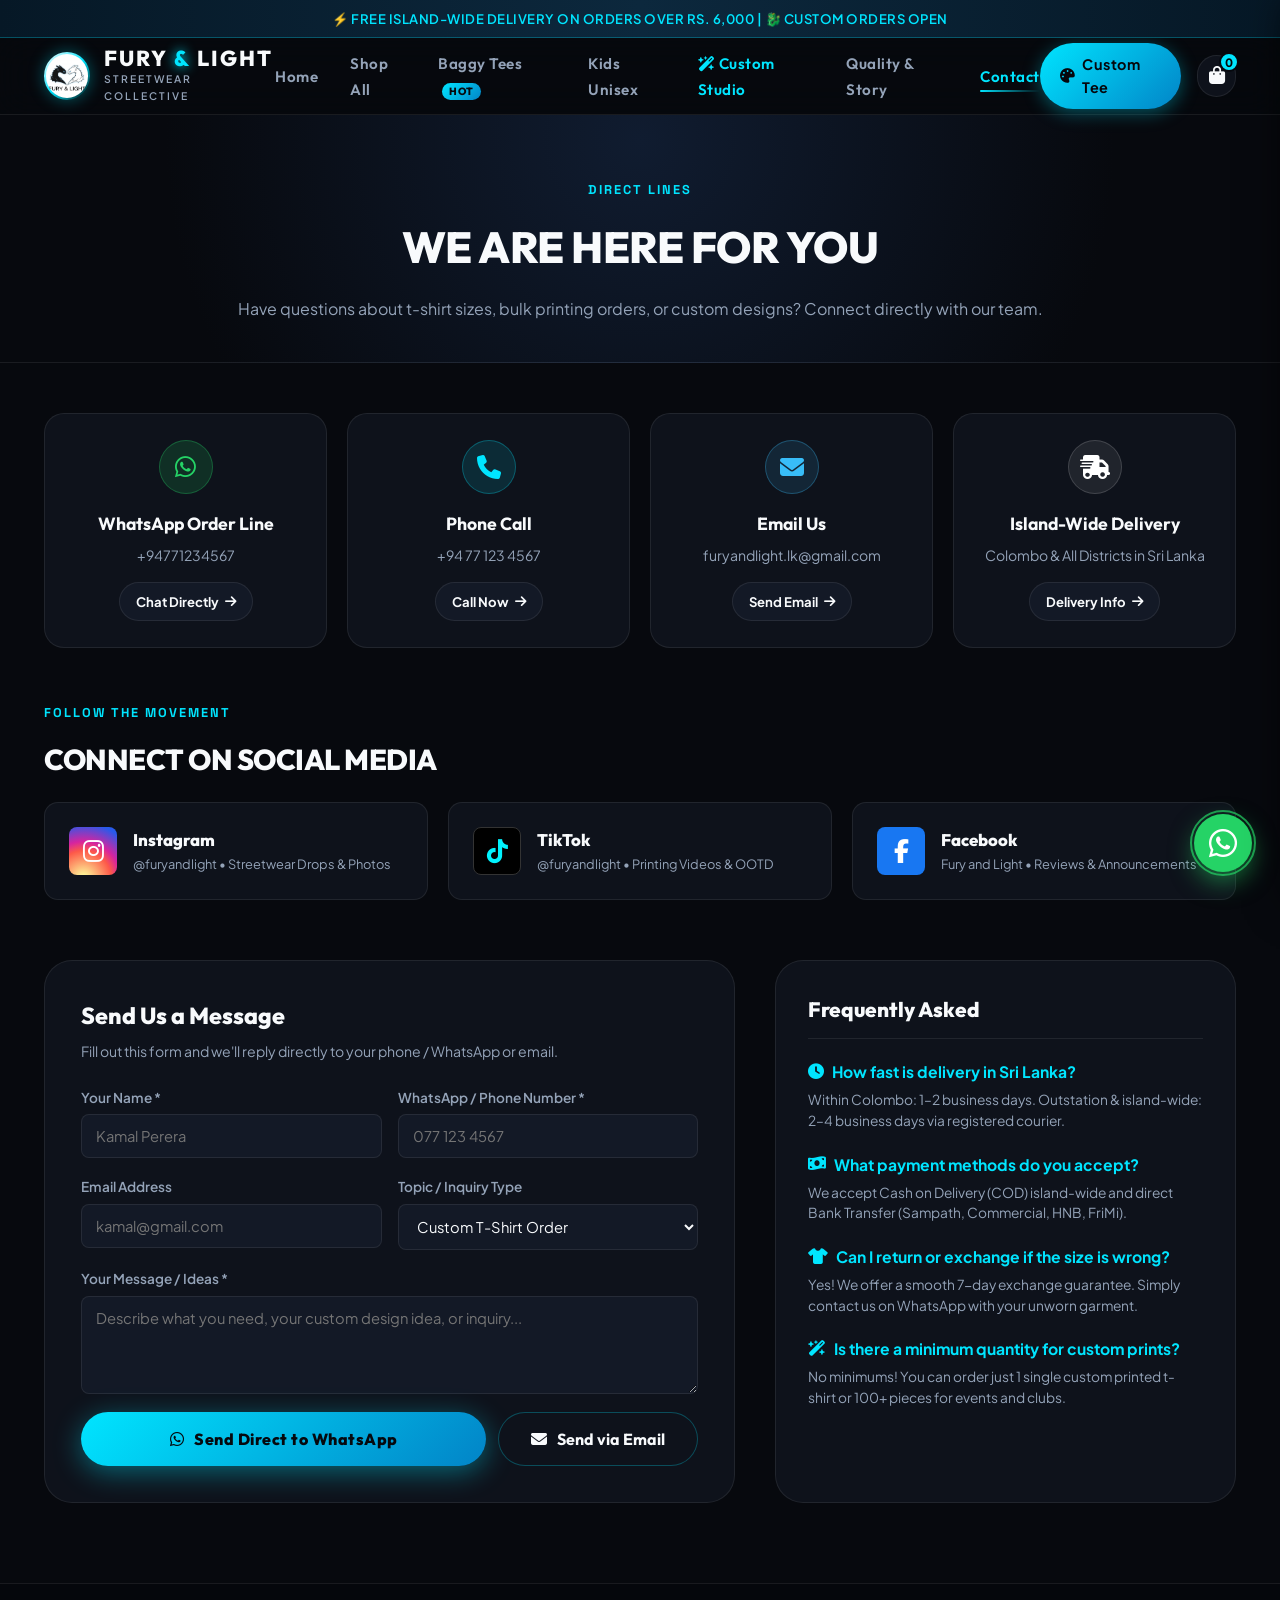
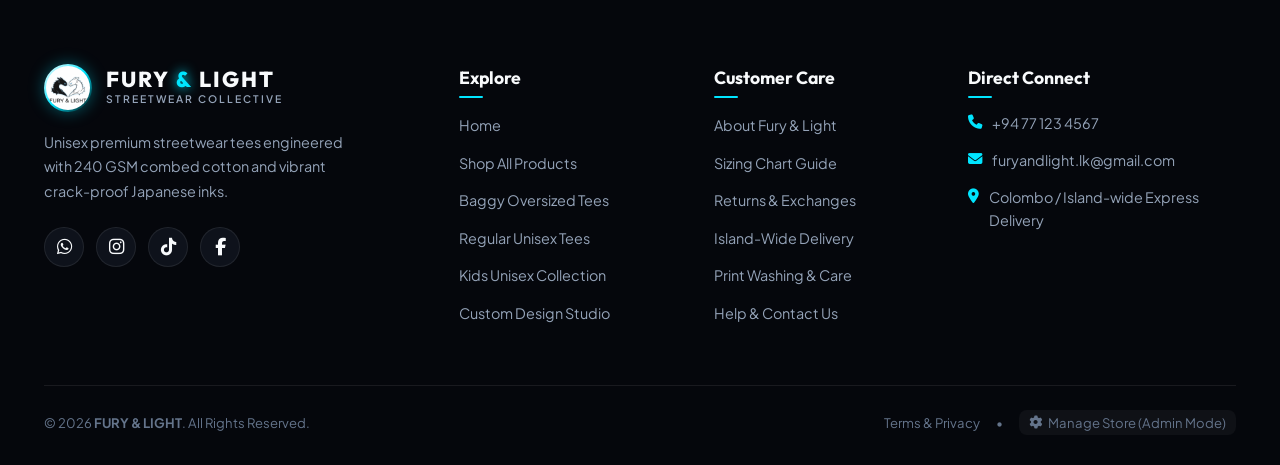
<file: contact.html>
<!DOCTYPE html>
<html lang="en">
<head>
  <meta charset="UTF-8">
  <meta name="viewport" content="width=device-width, initial-scale=1.0">
  <title>Contact &amp; Connect | Fury & Light</title>
  <meta name="description" content="Reach out to Fury & Light. Chat with us on WhatsApp, call, email, or connect via Instagram, TikTok, and Facebook. Fast island-wide customer support.">
  
  <link rel="icon" href="assets/images/logo.jpg" type="image/jpeg">
  <link rel="stylesheet" href="https://cdnjs.cloudflare.com/ajax/libs/font-awesome/6.5.1/css/all.min.css">
  <link rel="stylesheet" href="assets/css/style.css">
  <link rel="stylesheet" href="assets/css/responsive.css">

  <style>
    .contact-hero {
      padding: 60px 0 40px;
      text-align: center;
      background: radial-gradient(circle at 50% 10%, #101c30 0%, var(--bg-main) 70%);
      border-bottom: 1px solid var(--border-subtle);
    }
    .contact-channels-grid {
      display: grid;
      grid-template-columns: repeat(4, 1fr);
      gap: 20px;
      margin: 50px 0;
    }
    .channel-card {
      background: var(--bg-surface);
      border: 1px solid var(--border-subtle);
      border-radius: var(--radius-lg);
      padding: 26px 20px;
      text-align: center;
      transition: var(--transition);
      display: flex;
      flex-direction: column;
      align-items: center;
      justify-content: space-between;
    }
    .channel-card:hover {
      border-color: var(--ice-blue);
      transform: translateY(-5px);
      box-shadow: 0 12px 30px rgba(0,0,0,0.4), 0 0 20px var(--ice-glow-soft);
    }
    .channel-icon-circle {
      width: 54px;
      height: 54px;
      border-radius: 50%;
      display: flex;
      align-items: center;
      justify-content: center;
      font-size: 1.5rem;
      margin-bottom: 16px;
    }
    .channel-title {
      font-family: var(--font-heading);
      font-size: 1.1rem;
      font-weight: 700;
      margin-bottom: 6px;
    }
    .channel-detail {
      font-size: 0.88rem;
      color: var(--text-secondary);
      margin-bottom: 16px;
      word-break: break-all;
    }
    .channel-action-link {
      display: inline-flex;
      align-items: center;
      gap: 6px;
      font-size: 0.82rem;
      font-weight: 700;
      padding: 8px 16px;
      border-radius: var(--radius-full);
      background: var(--bg-card);
      border: 1px solid var(--border-subtle);
      color: var(--text-primary);
      transition: var(--transition);
    }
    .channel-card:hover .channel-action-link {
      background: var(--ice-blue);
      color: #000;
      border-color: var(--ice-blue);
    }

    .social-banner-grid {
      display: grid;
      grid-template-columns: repeat(3, 1fr);
      gap: 20px;
      margin-bottom: 60px;
    }
    .social-card {
      background: var(--bg-surface);
      border: 1px solid var(--border-subtle);
      border-radius: var(--radius-md);
      padding: 24px;
      display: flex;
      align-items: center;
      gap: 16px;
      transition: var(--transition);
    }
    .social-card:hover {
      border-color: var(--ice-blue);
      transform: translateY(-4px);
    }
    .social-card-icon {
      width: 48px;
      height: 48px;
      border-radius: var(--radius-sm);
      display: flex;
      align-items: center;
      justify-content: center;
      font-size: 1.5rem;
      flex-shrink: 0;
    }

    .contact-form-layout {
      display: grid;
      grid-template-columns: 1.2fr 0.8fr;
      gap: 40px;
      padding-bottom: 80px;
    }
    .contact-form-box {
      background: var(--bg-surface);
      border: 1px solid var(--border-subtle);
      border-radius: 28px;
      padding: 36px;
    }
    .faq-side-box {
      background: var(--bg-surface);
      border: 1px solid var(--border-subtle);
      border-radius: 28px;
      padding: 32px;
      display: flex;
      flex-direction: column;
      gap: 20px;
    }
    .faq-item h4 {
      font-size: 0.98rem;
      color: var(--ice-blue);
      margin-bottom: 6px;
      display: flex;
      align-items: center;
      gap: 8px;
    }
    .faq-item p {
      font-size: 0.86rem;
      color: var(--text-secondary);
      line-height: 1.5;
    }

    @media (max-width: 900px) {
      .contact-channels-grid {
        grid-template-columns: repeat(2, 1fr);
      }
      .social-banner-grid {
        grid-template-columns: 1fr;
      }
      .contact-form-layout {
        grid-template-columns: 1fr;
      }
    }
    @media (max-width: 500px) {
      .contact-channels-grid {
        grid-template-columns: 1fr;
      }
    }
  </style>
</head>
<body>

  <!-- Top Announcement Bar -->
  <div class="announcement-bar">
    <span>⚡ FREE ISLAND-WIDE DELIVERY ON ORDERS OVER RS. 6,000 | 🐉 CUSTOM PRINTS OPEN</span>
  </div>

  <!-- Header Nav -->
  <header class="header-nav">
    <div class="container nav-container">
      <a href="index.html" class="brand-logo-link">
        <div class="logo-img-wrap">
          <img src="assets/images/logo.jpg" alt="Fury and Light Logo">
        </div>
        <div class="brand-text-block">
          <div class="brand-title">FURY <span class="brand-amp">&amp;</span> LIGHT</div>
          <div class="brand-subtitle">Streetwear Collective</div>
        </div>
      </a>

      <nav>
        <ul class="nav-menu">
          <li><a href="index.html" class="nav-link">Home</a></li>
          <li><a href="shop.html" class="nav-link">Shop All</a></li>
          <li><a href="shop.html?cat=baggy" class="nav-link">Baggy Tees <span class="nav-badge-pill">HOT</span></a></li>
          <li><a href="shop.html?cat=kids" class="nav-link">Kids Unisex</a></li>
          <li><a href="custom.html" class="nav-link" style="color:var(--ice-blue);"><i class="fa fa-wand-magic-sparkles"></i> Custom Studio</a></li>
          <li><a href="about.html" class="nav-link">Quality &amp; Story</a></li>
          <li><a href="contact.html" class="nav-link active">Contact</a></li>
        </ul>
      </nav>

      <div class="nav-actions">
        <a href="custom.html" class="cta-btn-nav">
          <i class="fa fa-palette"></i>
          <span>Custom Tee</span>
        </a>
        <button class="icon-btn" onclick="openCartDrawer()" title="View Bag">
          <i class="fa fa-bag-shopping"></i>
          <span class="cart-count">0</span>
        </button>
        <button class="mobile-menu-toggle" aria-label="Toggle Menu">
          <i class="fa fa-bars"></i>
        </button>
      </div>
    </div>
  </header>

  <!-- Contact Hero Header -->
  <section class="contact-hero">
    <div class="container">
      <span class="section-tag">Direct Lines</span>
      <h1 class="section-title">WE ARE HERE FOR YOU</h1>
      <p class="section-subtitle">
        Have questions about t-shirt sizes, bulk printing orders, or custom designs? Connect directly with our team.
      </p>
    </div>
  </section>

  <!-- Main Content -->
  <main class="container">
    
    <!-- 4 Direct Channels -->
    <div class="contact-channels-grid">
      
      <!-- WhatsApp Direct -->
      <div class="channel-card">
        <div class="channel-icon-circle" style="background:rgba(37,211,102,0.15);color:#25d366;border:1px solid rgba(37,211,102,0.3);">
          <i class="fab fa-whatsapp"></i>
        </div>
        <h3 class="channel-title">WhatsApp Order Line</h3>
        <p class="channel-detail" id="channelWaNumber">+94 77 123 4567</p>
        <a id="channelWaLink" href="https://wa.me/94771234567" target="_blank" class="channel-action-link">
          Chat Directly <i class="fa fa-arrow-right"></i>
        </a>
      </div>

      <!-- Phone Direct -->
      <div class="channel-card">
        <div class="channel-icon-circle" style="background:rgba(0,229,255,0.12);color:var(--ice-blue);border:1px solid var(--border-ice);">
          <i class="fa fa-phone"></i>
        </div>
        <h3 class="channel-title">Phone Call</h3>
        <p class="channel-detail" id="channelPhoneNumber">+94 77 123 4567</p>
        <a id="channelPhoneLink" href="tel:+94771234567" class="channel-action-link">
          Call Now <i class="fa fa-arrow-right"></i>
        </a>
      </div>

      <!-- Email Direct -->
      <div class="channel-card">
        <div class="channel-icon-circle" style="background:rgba(56,189,248,0.12);color:#38bdf8;border:1px solid rgba(56,189,248,0.3);">
          <i class="fa fa-envelope"></i>
        </div>
        <h3 class="channel-title">Email Us</h3>
        <p class="channel-detail" id="channelEmailAddress">furyandlight.lk@gmail.com</p>
        <a id="channelEmailLink" href="mailto:furyandlight.lk@gmail.com" class="channel-action-link">
          Send Email <i class="fa fa-arrow-right"></i>
        </a>
      </div>

      <!-- Island-wide Delivery Area -->
      <div class="channel-card">
        <div class="channel-icon-circle" style="background:rgba(255,255,255,0.08);color:#fff;border:1px solid rgba(255,255,255,0.15);">
          <i class="fa fa-truck-fast"></i>
        </div>
        <h3 class="channel-title">Island-Wide Delivery</h3>
        <p class="channel-detail">Colombo &amp; All Districts in Sri Lanka</p>
        <a href="terms.html#delivery" class="channel-action-link">
          Delivery Info <i class="fa fa-arrow-right"></i>
        </a>
      </div>

    </div>

    <!-- Social Media Grid -->
    <div style="margin-bottom: 20px;">
      <span class="section-tag">Follow The Movement</span>
      <h2 class="section-title" style="text-align:left;font-size:1.8rem;margin-bottom:20px;">CONNECT ON SOCIAL MEDIA</h2>
    </div>

    <div class="social-banner-grid">
      <!-- Instagram -->
      <a id="contactInstaCard" href="https://instagram.com/furyandlight" target="_blank" class="social-card">
        <div class="social-card-icon" style="background:radial-gradient(circle at 30% 107%, #fdf497 0%, #fdf497 5%, #fd5949 45%, #d6249f 60%, #285AEB 90%);color:#fff;">
          <i class="fab fa-instagram"></i>
        </div>
        <div>
          <div style="font-family:var(--font-heading);font-weight:800;font-size:1.05rem;">Instagram</div>
          <div style="font-size:0.8rem;color:var(--text-secondary);">@furyandlight • Streetwear Drops &amp; Photos</div>
        </div>
      </a>

      <!-- TikTok -->
      <a id="contactTiktokCard" href="https://tiktok.com/@furyandlight" target="_blank" class="social-card">
        <div class="social-card-icon" style="background:#000000;border:1px solid #333;color:#00f2fe;">
          <i class="fab fa-tiktok"></i>
        </div>
        <div>
          <div style="font-family:var(--font-heading);font-weight:800;font-size:1.05rem;">TikTok</div>
          <div style="font-size:0.8rem;color:var(--text-secondary);">@furyandlight • Printing Videos &amp; OOTD</div>
        </div>
      </a>

      <!-- Facebook -->
      <a id="contactFbCard" href="https://facebook.com/furyandlight" target="_blank" class="social-card">
        <div class="social-card-icon" style="background:#1877f2;color:#fff;">
          <i class="fab fa-facebook-f"></i>
        </div>
        <div>
          <div style="font-family:var(--font-heading);font-weight:800;font-size:1.05rem;">Facebook</div>
          <div style="font-size:0.8rem;color:var(--text-secondary);">Fury and Light • Reviews &amp; Announcements</div>
        </div>
      </a>
    </div>

    <!-- Contact Form & FAQ -->
    <div class="contact-form-layout">
      
      <!-- Interactive Form -->
      <div class="contact-form-box">
        <h3 style="font-family:var(--font-heading);font-size:1.45rem;font-weight:800;margin-bottom:6px;">Send Us a Message</h3>
        <p style="font-size:0.88rem;color:var(--text-secondary);margin-bottom:24px;">Fill out this form and we'll reply directly to your phone / WhatsApp or email.</p>

        <form id="contactMessageForm" onsubmit="handleContactSubmit(event)">
          <div style="display:grid;grid-template-columns:1fr 1fr;gap:16px;">
            <div class="admin-form-group">
              <label>Your Name *</label>
              <input type="text" id="contactName" class="admin-input" required placeholder="Kamal Perera">
            </div>
            <div class="admin-form-group">
              <label>WhatsApp / Phone Number *</label>
              <input type="tel" id="contactPhone" class="admin-input" required placeholder="077 123 4567">
            </div>
          </div>

          <div style="display:grid;grid-template-columns:1fr 1fr;gap:16px;">
            <div class="admin-form-group">
              <label>Email Address</label>
              <input type="email" id="contactEmail" class="admin-input" placeholder="kamal@gmail.com">
            </div>
            <div class="admin-form-group">
              <label>Topic / Inquiry Type</label>
              <select id="contactTopic" class="admin-select">
                <option value="Custom T-Shirt Order">Custom T-Shirt Order</option>
                <option value="Size & Fit Advice">Size &amp; Fit Advice</option>
                <option value="Delivery & Order Tracking">Delivery &amp; Order Tracking</option>
                <option value="Bulk Order (5+ shirts)">Bulk Order (5+ shirts)</option>
                <option value="Other Question">Other Question</option>
              </select>
            </div>
          </div>

          <div class="admin-form-group">
            <label>Your Message / Ideas *</label>
            <textarea id="contactMsg" class="admin-textarea" rows="4" required placeholder="Describe what you need, your custom design idea, or inquiry..."></textarea>
          </div>

          <div style="display:flex;gap:12px;flex-wrap:wrap;margin-top:10px;">
            <button type="submit" class="btn-primary" style="flex-grow:1;">
              <i class="fab fa-whatsapp"></i> Send Direct to WhatsApp
            </button>
            <button type="button" class="btn-secondary" onclick="handleEmailSendFallback()">
              <i class="fa fa-envelope"></i> Send via Email
            </button>
          </div>
        </form>
      </div>

      <!-- Quick FAQ Side Box -->
      <div class="faq-side-box">
        <h3 style="font-family:var(--font-heading);font-size:1.3rem;font-weight:800;border-bottom:1px solid var(--border-subtle);padding-bottom:12px;">Frequently Asked</h3>

        <div class="faq-item">
          <h4><i class="fa fa-clock"></i> How fast is delivery in Sri Lanka?</h4>
          <p>Within Colombo: 1–2 business days. Outstation &amp; island-wide: 2–4 business days via registered courier.</p>
        </div>

        <div class="faq-item">
          <h4><i class="fa fa-money-bill-wave"></i> What payment methods do you accept?</h4>
          <p>We accept Cash on Delivery (COD) island-wide and direct Bank Transfer (Sampath, Commercial, HNB, FriMi).</p>
        </div>

        <div class="faq-item">
          <h4><i class="fa fa-shirt"></i> Can I return or exchange if the size is wrong?</h4>
          <p>Yes! We offer a smooth 7-day exchange guarantee. Simply contact us on WhatsApp with your unworn garment.</p>
        </div>

        <div class="faq-item">
          <h4><i class="fa fa-wand-magic-sparkles"></i> Is there a minimum quantity for custom prints?</h4>
          <p>No minimums! You can order just 1 single custom printed t-shirt or 100+ pieces for events and clubs.</p>
        </div>
      </div>

    </div>

  </main>

  <!-- Site Footer -->
  <footer class="site-footer">
    <div class="container">
      <div class="footer-grid">
        <div class="footer-brand-col">
          <div class="brand-logo-link">
            <div class="logo-img-wrap">
              <img src="assets/images/logo.jpg" alt="Fury and Light Logo">
            </div>
            <div class="brand-text-block">
              <div class="brand-title">FURY <span class="brand-amp">&amp;</span> LIGHT</div>
              <div class="brand-subtitle">Streetwear Collective</div>
            </div>
          </div>
          <p>Unisex premium streetwear tees engineered with 240 GSM combed cotton and vibrant crack-proof Japanese inks.</p>
          <div class="footer-socials">
            <a href="https://wa.me/94771234567" target="_blank" class="social-link-btn"><i class="fab fa-whatsapp"></i></a>
            <a href="https://instagram.com/furyandlight" target="_blank" class="social-link-btn"><i class="fab fa-instagram"></i></a>
            <a href="https://tiktok.com/@furyandlight" target="_blank" class="social-link-btn"><i class="fab fa-tiktok"></i></a>
            <a href="https://facebook.com/furyandlight" target="_blank" class="social-link-btn"><i class="fab fa-facebook-f"></i></a>
          </div>
        </div>

        <div class="footer-col">
          <h4>Explore</h4>
          <ul class="footer-links-list">
            <li><a href="index.html">Home</a></li>
            <li><a href="shop.html">Shop All Products</a></li>
            <li><a href="shop.html?cat=baggy">Baggy Oversized Tees</a></li>
            <li><a href="shop.html?cat=regular">Regular Unisex Tees</a></li>
            <li><a href="shop.html?cat=kids">Kids Unisex Collection</a></li>
            <li><a href="custom.html">Custom Design Studio</a></li>
          </ul>
        </div>

        <div class="footer-col">
          <h4>Customer Care</h4>
          <ul class="footer-links-list">
            <li><a href="about.html">About Fury &amp; Light</a></li>
            <li><a href="about.html#sizeGuide">Sizing Chart Guide</a></li>
            <li><a href="terms.html">Returns &amp; Exchanges</a></li>
            <li><a href="terms.html#delivery">Island-Wide Delivery</a></li>
            <li><a href="terms.html#care">Print Washing &amp; Care</a></li>
            <li><a href="contact.html">Help &amp; Contact Us</a></li>
          </ul>
        </div>

        <div class="footer-col">
          <h4>Direct Connect</h4>
          <div class="footer-contact-info">
            <div class="contact-row-item">
              <i class="fa fa-phone"></i>
              <span id="footerPhoneDisplay">+94 77 123 4567</span>
            </div>
            <div class="contact-row-item">
              <i class="fa fa-envelope"></i>
              <span id="footerEmailDisplay">furyandlight.lk@gmail.com</span>
            </div>
            <div class="contact-row-item">
              <i class="fa fa-location-dot"></i>
              <span>Colombo / Island-wide Express Delivery</span>
            </div>
          </div>
        </div>
      </div>

      <div class="footer-bottom">
        <div>&copy; 2026 <strong>FURY &amp; LIGHT</strong>. All Rights Reserved.</div>
        <div style="display:flex;align-items:center;gap:16px;">
          <a href="terms.html">Terms &amp; Privacy</a>
          <span>•</span>
          <button class="admin-trigger-link" onclick="openAdminModal()">
            <i class="fa fa-gear"></i> Manage Store (Admin Mode)
          </button>
        </div>
      </div>
    </div>
  </footer>

  <!-- WhatsApp Floating Button -->
  <a href="https://wa.me/94771234567" class="floating-whatsapp-btn" target="_blank" title="Chat on WhatsApp">
    <i class="fab fa-whatsapp"></i>
  </a>

  <!-- Cart Drawer -->
  <div id="cartOverlay" class="cart-drawer-overlay" onclick="closeCartDrawer()"></div>
  <div id="cartDrawer" class="cart-drawer">
    <div class="cart-header">
      <h3><i class="fa fa-bag-shopping" style="color:var(--ice-blue);"></i> Your Bag</h3>
      <button class="cart-close-btn" onclick="closeCartDrawer()">&times;</button>
    </div>
    <div id="cartItemsContainer" class="cart-items-body"></div>
    <div class="cart-footer">
      <div class="cart-subtotal-row">
        <span class="subtotal-label">Subtotal Estimate:</span>
        <span id="cartSubtotal" class="subtotal-value">Rs. 0</span>
      </div>
      <button class="btn-checkout-whatsapp" onclick="checkoutViaWhatsApp()">
        <i class="fab fa-whatsapp"></i> Complete Order via WhatsApp
      </button>
    </div>
  </div>

  <script src="assets/js/data.js"></script>
  <script src="assets/js/main.js"></script>
  <script src="assets/js/admin.js"></script>

  <script>
    function initContactPage() {
      const config = getStoreConfig();
      
      // Update channels
      const waNum = document.getElementById("channelWaNumber");
      const waLink = document.getElementById("channelWaLink");
      if (waNum) waNum.textContent = `+${config.whatsapp}`;
      if (waLink) waLink.href = `https://wa.me/${config.whatsapp}?text=Hi%20Fury%20%26%20Light!%20I%20have%20an%20inquiry.`;

      const phoneNum = document.getElementById("channelPhoneNumber");
      const phoneLink = document.getElementById("channelPhoneLink");
      if (phoneNum) phoneNum.textContent = config.phone;
      if (phoneLink) phoneLink.href = `tel:${config.phone.replace(/[^0-9+]/g, '')}`;

      const emailEl = document.getElementById("channelEmailAddress");
      const emailLink = document.getElementById("channelEmailLink");
      if (emailEl) emailEl.textContent = config.email;
      if (emailLink) emailLink.href = `mailto:${config.email}`;

      // Socials
      if (config.socials?.instagram) document.getElementById("contactInstaCard").href = config.socials.instagram;
      if (config.socials?.tiktok) document.getElementById("contactTiktokCard").href = config.socials.tiktok;
      if (config.socials?.facebook) document.getElementById("contactFbCard").href = config.socials.facebook;

      const p = document.getElementById("footerPhoneDisplay");
      const e = document.getElementById("footerEmailDisplay");
      if (p) p.textContent = config.phone;
      if (e) e.textContent = config.email;
    }

    function handleContactSubmit(event) {
      event.preventDefault();
      const config = getStoreConfig();

      const name = document.getElementById("contactName").value.trim();
      const phone = document.getElementById("contactPhone").value.trim();
      const email = document.getElementById("contactEmail").value.trim();
      const topic = document.getElementById("contactTopic").value;
      const msg = document.getElementById("contactMsg").value.trim();

      let text = `💬 *CUSTOMER MESSAGE - FURY & LIGHT*\n`;
      text += `--------------------------------------\n`;
      text += `• *Name:* ${name}\n`;
      text += `• *Phone / WhatsApp:* ${phone}\n`;
      if (email) text += `• *Email:* ${email}\n`;
      text += `• *Topic:* ${topic}\n`;
      text += `• *Message:*\n"${msg}"\n`;
      text += `--------------------------------------`;

      const waUrl = `https://wa.me/${config.whatsapp}?text=${encodeURIComponent(text)}`;
      window.open(waUrl, "_blank");
    }

    function handleEmailSendFallback() {
      const config = getStoreConfig();
      const name = document.getElementById("contactName").value.trim() || "Customer";
      const topic = document.getElementById("contactTopic").value;
      const msg = document.getElementById("contactMsg").value.trim();

      const subject = encodeURIComponent(`[Inquiry] ${topic} - ${name}`);
      const body = encodeURIComponent(msg);
      window.location.href = `mailto:${config.email}?subject=${subject}&body=${body}`;
    }

    document.addEventListener("DOMContentLoaded", initContactPage);
  </script>
</body>
</html>
</file>
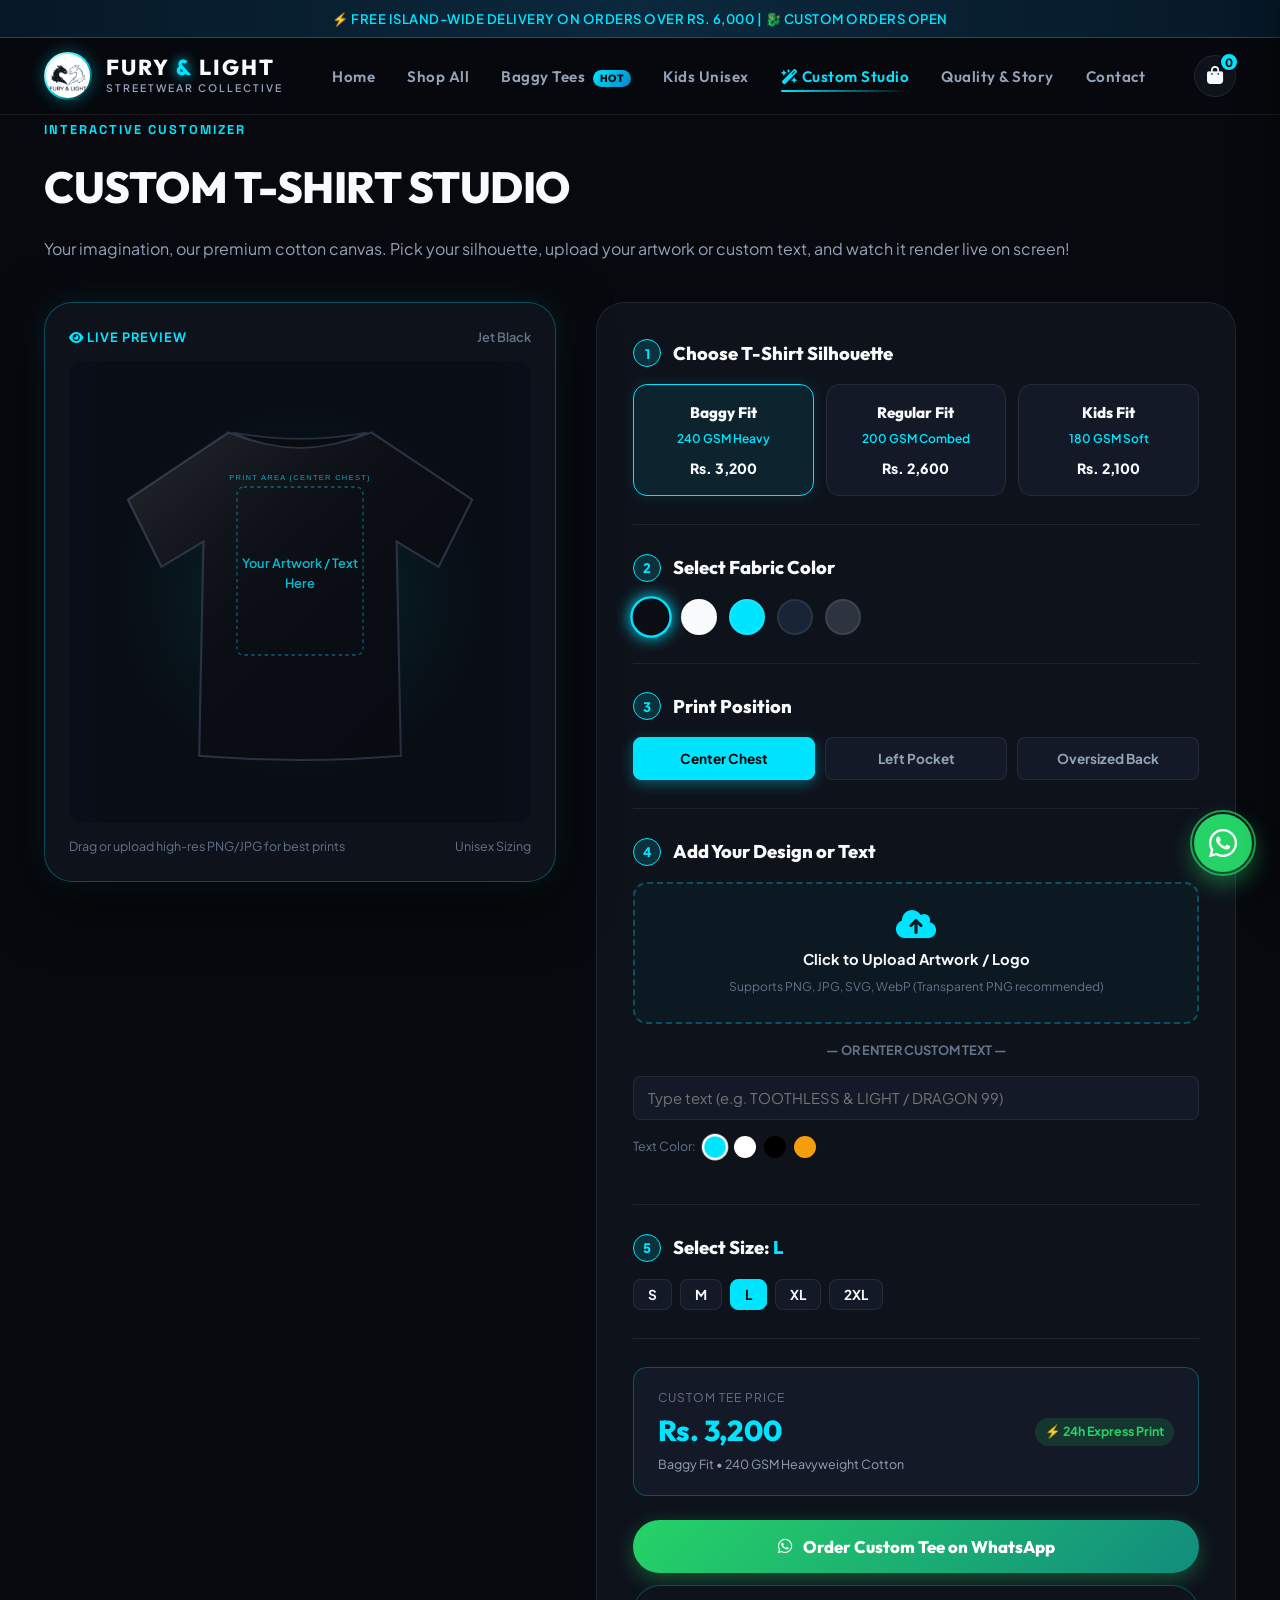
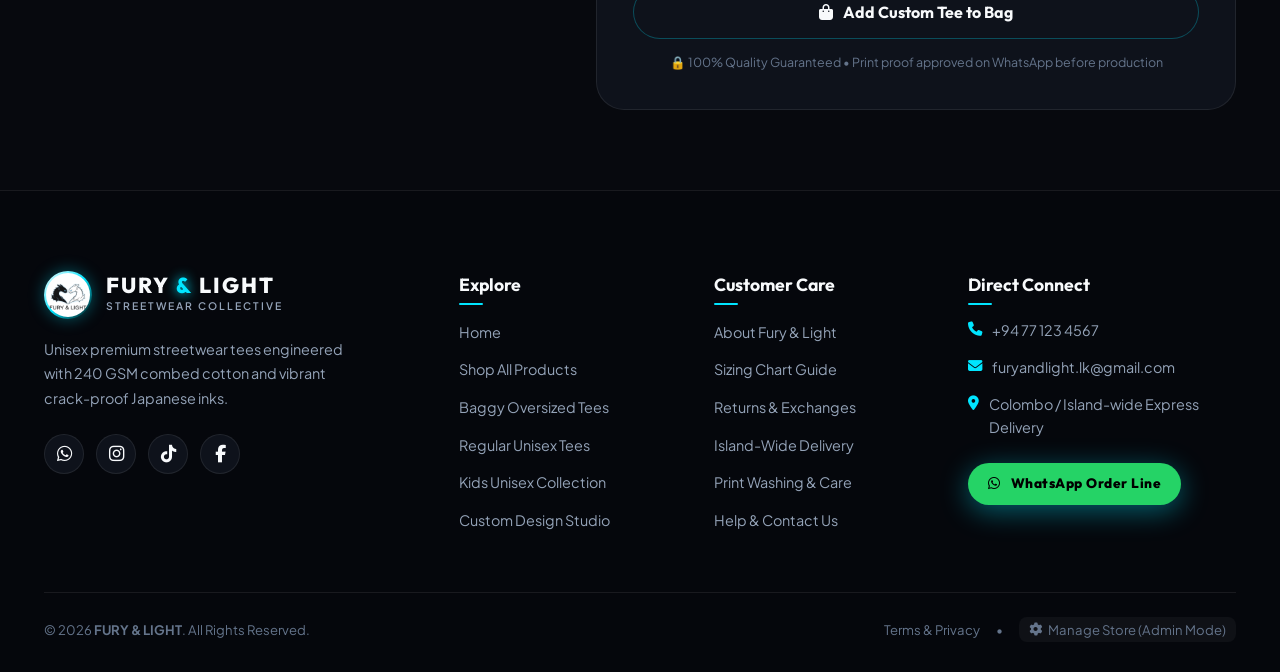
<file: custom.html>
<!DOCTYPE html>
<html lang="en">
<head>
  <meta charset="UTF-8">
  <meta name="viewport" content="width=device-width, initial-scale=1.0">
  <title>Custom T-Shirt Studio | Fury & Light</title>
  <meta name="description" content="Design and order custom printed t-shirts in Sri Lanka. Choose Baggy Oversized or Regular Unisex fits, upload your own artwork or text, and order directly via WhatsApp.">
  
  <link rel="icon" href="assets/images/logo.jpg" type="image/jpeg">
  <link rel="stylesheet" href="https://cdnjs.cloudflare.com/ajax/libs/font-awesome/6.5.1/css/all.min.css">
  <link rel="stylesheet" href="assets/css/style.css">
  <link rel="stylesheet" href="assets/css/responsive.css">

  <style>
    /* Custom Studio Specific Styles */
    .studio-layout-grid {
      display: grid;
      grid-template-columns: 1fr 1.25fr;
      gap: 40px;
      padding: 40px 0 80px;
      align-items: flex-start;
    }

    .studio-preview-col {
      position: sticky;
      top: 100px;
    }

    .studio-preview-card {
      background: var(--bg-surface);
      border: 1px solid var(--border-ice);
      border-radius: 28px;
      padding: 24px;
      box-shadow: 0 20px 60px rgba(0, 0, 0, 0.6), 0 0 30px var(--ice-glow-soft);
      position: relative;
    }

    .mockup-canvas-wrapper {
      position: relative;
      width: 100%;
      aspect-ratio: 1;
      border-radius: var(--radius-md);
      overflow: hidden;
      background: #090e18;
      display: flex;
      align-items: center;
      justify-content: center;
    }

    .mockup-canvas-wrapper svg {
      width: 100%;
      height: 100%;
    }

    #livePrintOverlay {
      position: absolute;
      display: flex;
      flex-direction: column;
      align-items: center;
      justify-content: center;
      pointer-events: none;
      transition: all 0.3s cubic-bezier(0.16, 1, 0.3, 1);
    }

    .studio-controls-card {
      background: var(--bg-surface);
      border: 1px solid var(--border-subtle);
      border-radius: 28px;
      padding: 36px;
    }

    .studio-step-block {
      padding-bottom: 28px;
      margin-bottom: 28px;
      border-bottom: 1px solid var(--border-subtle);
    }

    .step-header {
      display: flex;
      align-items: center;
      gap: 12px;
      margin-bottom: 16px;
    }

    .step-number {
      width: 28px;
      height: 28px;
      border-radius: 50%;
      background: rgba(0, 229, 255, 0.15);
      border: 1px solid var(--ice-blue);
      color: var(--ice-blue);
      font-size: 0.82rem;
      font-weight: 800;
      display: flex;
      align-items: center;
      justify-content: center;
    }

    .step-title {
      font-family: var(--font-heading);
      font-size: 1.15rem;
      font-weight: 800;
      color: var(--text-primary);
    }

    .fit-options-grid {
      display: grid;
      grid-template-columns: repeat(3, 1fr);
      gap: 12px;
    }

    .fit-option-card {
      background: var(--bg-card);
      border: 1.5px solid var(--border-subtle);
      border-radius: var(--radius-md);
      padding: 16px 12px;
      text-align: center;
      cursor: pointer;
      transition: var(--transition);
    }

    .fit-option-card:hover {
      border-color: var(--border-ice);
      background: var(--bg-elevated);
    }

    .fit-option-card.active {
      border-color: var(--ice-blue);
      background: rgba(0, 229, 255, 0.08);
      box-shadow: 0 0 16px var(--ice-glow-soft);
    }

    .fit-card-name {
      font-family: var(--font-heading);
      font-weight: 800;
      font-size: 0.95rem;
      margin-bottom: 4px;
    }

    .fit-card-gsm {
      font-size: 0.75rem;
      color: var(--ice-blue);
      font-weight: 600;
    }

    .fit-card-price {
      font-size: 0.88rem;
      font-weight: 800;
      margin-top: 8px;
      color: var(--text-primary);
    }

    .custom-color-swatches-grid {
      display: flex;
      align-items: center;
      gap: 12px;
      flex-wrap: wrap;
    }

    .custom-color-swatch {
      width: 36px;
      height: 36px;
      border-radius: 50%;
      border: 2px solid var(--border-subtle);
      cursor: pointer;
      transition: var(--transition);
      position: relative;
    }

    .custom-color-swatch:hover, .custom-color-swatch.active {
      transform: scale(1.15);
      border-color: var(--ice-blue);
      box-shadow: 0 0 14px var(--ice-blue);
    }

    .placements-grid {
      display: grid;
      grid-template-columns: repeat(3, 1fr);
      gap: 10px;
    }

    .placement-btn {
      padding: 12px 8px;
      background: var(--bg-card);
      border: 1px solid var(--border-subtle);
      border-radius: var(--radius-sm);
      font-size: 0.85rem;
      font-weight: 700;
      color: var(--text-secondary);
      text-align: center;
      transition: var(--transition);
    }

    .placement-btn:hover, .placement-btn.active {
      background: var(--ice-blue);
      color: #000;
      border-color: var(--ice-blue);
      box-shadow: 0 4px 14px var(--ice-glow);
    }

    .artwork-uploader-box {
      border: 2px dashed var(--border-ice);
      background: rgba(0, 229, 255, 0.03);
      border-radius: var(--radius-md);
      padding: 24px;
      text-align: center;
      cursor: pointer;
      transition: var(--transition);
      position: relative;
    }

    .artwork-uploader-box:hover {
      border-color: var(--ice-blue);
      background: rgba(0, 229, 255, 0.08);
    }

    .file-input-hidden {
      position: absolute;
      inset: 0;
      width: 100%;
      height: 100%;
      opacity: 0;
      cursor: pointer;
    }

    .uploaded-thumb-preview {
      width: 70px;
      height: 70px;
      object-fit: contain;
      border-radius: var(--radius-sm);
      border: 1px solid var(--ice-blue);
      background: #000;
      margin: 10px auto 0;
      display: none;
    }

    .text-colors-row {
      display: flex;
      align-items: center;
      gap: 8px;
      margin-top: 10px;
    }

    .text-color-dot {
      width: 22px;
      height: 22px;
      border-radius: 50%;
      border: 2px solid transparent;
      cursor: pointer;
      transition: var(--transition);
    }

    .text-color-dot.active {
      border-color: #fff;
      transform: scale(1.2);
    }

    .custom-price-summary-box {
      background: var(--bg-card);
      border: 1px solid var(--border-ice);
      border-radius: var(--radius-md);
      padding: 20px 24px;
      display: flex;
      align-items: center;
      justify-content: space-between;
      margin-bottom: 24px;
    }

    .studio-cta-stack {
      display: flex;
      flex-direction: column;
      gap: 12px;
    }

    @media (max-width: 900px) {
      .studio-layout-grid {
        grid-template-columns: 1fr;
      }
      .studio-preview-col {
        position: static;
      }
      .fit-options-grid {
        grid-template-columns: 1fr;
      }
    }
  </style>
</head>
<body>

  <!-- Top Announcement Bar -->
  <div class="announcement-bar">
    <span>⚡ FREE ISLAND-WIDE DELIVERY ON ORDERS OVER RS. 6,000 | 🐉 CUSTOM PRINTS OPEN</span>
  </div>

  <!-- Header Nav -->
  <header class="header-nav">
    <div class="container nav-container">
      <a href="index.html" class="brand-logo-link">
        <div class="logo-img-wrap">
          <img src="assets/images/logo.jpg" alt="Fury and Light Logo">
        </div>
        <div class="brand-text-block">
          <div class="brand-title">FURY <span class="brand-amp">&amp;</span> LIGHT</div>
          <div class="brand-subtitle">Streetwear Collective</div>
        </div>
      </a>

      <nav>
        <ul class="nav-menu">
          <li><a href="index.html" class="nav-link">Home</a></li>
          <li><a href="shop.html" class="nav-link">Shop All</a></li>
          <li><a href="shop.html?cat=baggy" class="nav-link">Baggy Tees <span class="nav-badge-pill">HOT</span></a></li>
          <li><a href="shop.html?cat=kids" class="nav-link">Kids Unisex</a></li>
          <li><a href="custom.html" class="nav-link active" style="color:var(--ice-blue);"><i class="fa fa-wand-magic-sparkles"></i> Custom Studio</a></li>
          <li><a href="about.html" class="nav-link">Quality &amp; Story</a></li>
          <li><a href="contact.html" class="nav-link">Contact</a></li>
        </ul>
      </nav>

      <div class="nav-actions">
        <button class="icon-btn" onclick="openCartDrawer()" title="View Bag">
          <i class="fa fa-bag-shopping"></i>
          <span class="cart-count">0</span>
        </button>
        <button class="mobile-menu-toggle" aria-label="Toggle Menu">
          <i class="fa fa-bars"></i>
        </button>
      </div>
    </div>
  </header>

  <!-- Studio Header -->
  <section class="shop-hero-header">
    <div class="container">
      <span class="section-tag">Interactive Customizer</span>
      <h1 class="section-title">CUSTOM T-SHIRT STUDIO</h1>
      <p class="section-subtitle">
        Your imagination, our premium cotton canvas. Pick your silhouette, upload your artwork or custom text, and watch it render live on screen!
      </p>
    </div>
  </section>

  <!-- Main Customizer Studio -->
  <div class="container">
    <div class="studio-layout-grid">
      
      <!-- Left Column: Interactive Live T-Shirt Preview -->
      <div class="studio-preview-col">
        <div class="studio-preview-card">
          <div style="display:flex;align-items:center;justify-content:space-between;margin-bottom:14px;">
            <span style="font-size:0.8rem;color:var(--ice-blue);font-weight:700;letter-spacing:1px;text-transform:uppercase;">
              <i class="fa fa-eye"></i> LIVE PREVIEW
            </span>
            <span id="selectedCustomColorLabel" style="font-size:0.8rem;color:var(--text-muted);font-weight:600;">
              Jet Black
            </span>
          </div>

          <!-- Mockup Canvas Frame -->
          <div class="mockup-canvas-wrapper">
            <!-- Inline SVG Base Mockup -->
            <svg id="customTshirtSvg" xmlns="http://www.w3.org/2000/svg" viewBox="0 0 500 550" width="100%" height="100%">
              <defs>
                <radialGradient id="customGlow" cx="50%" cy="50%" r="65%">
                  <stop offset="0%" stop-color="#00e5ff" stop-opacity="0.18"/>
                  <stop offset="100%" stop-color="#000000" stop-opacity="0"/>
                </radialGradient>
                <linearGradient id="customShade" x1="0%" y1="0%" x2="100%" y2="100%">
                  <stop offset="0%" stop-color="#ffffff" stop-opacity="0.12"/>
                  <stop offset="60%" stop-color="#000000" stop-opacity="0"/>
                  <stop offset="100%" stop-color="#000000" stop-opacity="0.25"/>
                </linearGradient>
              </defs>
              <rect width="100%" height="100%" rx="24" fill="#090d14"/>
              <circle cx="250" cy="275" r="215" fill="url(#customGlow)"/>
              
              <!-- T-Shirt Body -->
              <g class="custom-shirt-group">
                <path id="customShirtPath" d="M 165 85 Q 250 120 335 85 L 455 165 L 415 245 L 365 215 L 370 470 Q 250 480 130 470 L 135 215 L 85 245 L 45 165 Z" fill="#0a0d14" stroke="#2a3344" stroke-width="2.5"/>
                <path d="M 165 85 Q 250 120 335 85 L 455 165 L 415 245 L 365 215 L 370 470 Q 250 480 130 470 L 135 215 L 85 245 L 45 165 Z" fill="url(#customShade)"/>
                <path id="customCollarPath" d="M 170 85 Q 250 122 330 85 Q 250 100 170 85 Z" fill="#08090d" stroke="#2a3344" stroke-width="1.8"/>
              </g>

              <!-- Print Area Guideline -->
              <rect id="printGuide" x="175" y="150" width="150" height="200" rx="8" fill="none" stroke="#00e5ff" stroke-width="1.5" stroke-dasharray="4,4" opacity="0.4"/>
              <text id="printGuideLabel" x="250" y="142" font-family="sans-serif" font-size="9" fill="#00e5ff" text-anchor="middle" letter-spacing="1.5" opacity="0.7">PRINT AREA (CENTER CHEST)</text>
            </svg>

            <!-- Dynamic Live Print Overlay -->
            <div id="livePrintOverlay">
              <div style="text-align:center; color: var(--ice-blue); opacity: 0.8; font-size: 0.8rem; font-weight: 600; padding: 10px;">
                <i class="fa fa-sparkles" style="font-size:1.4rem; display:block; margin-bottom:4px;"></i>
                Your Artwork / Text Here
              </div>
            </div>
          </div>

          <div style="margin-top:14px;display:flex;align-items:center;justify-content:space-between;font-size:0.78rem;color:var(--text-muted);">
            <span>Drag or upload high-res PNG/JPG for best prints</span>
            <span>Unisex Sizing</span>
          </div>
        </div>
      </div>

      <!-- Right Column: Step-by-Step Customizer Options -->
      <div class="studio-controls-col">
        <div class="studio-controls-card">
          
          <!-- STEP 1: SILHOUETTE & GSM -->
          <div class="studio-step-block">
            <div class="step-header">
              <div class="step-number">1</div>
              <h3 class="step-title">Choose T-Shirt Silhouette</h3>
            </div>
            
            <div class="fit-options-grid">
              <div class="fit-option-card active" onclick="setCustomFit('baggy', this)">
                <div class="fit-card-name">Baggy Fit</div>
                <div class="fit-card-gsm">240 GSM Heavy</div>
                <div class="fit-card-price">Rs. 3,200</div>
              </div>
              <div class="fit-option-card" onclick="setCustomFit('regular', this)">
                <div class="fit-card-name">Regular Fit</div>
                <div class="fit-card-gsm">200 GSM Combed</div>
                <div class="fit-card-price">Rs. 2,600</div>
              </div>
              <div class="fit-option-card" onclick="setCustomFit('kids', this)">
                <div class="fit-card-name">Kids Fit</div>
                <div class="fit-card-gsm">180 GSM Soft</div>
                <div class="fit-card-price">Rs. 2,100</div>
              </div>
            </div>
          </div>

          <!-- STEP 2: T-SHIRT COLOR -->
          <div class="studio-step-block">
            <div class="step-header">
              <div class="step-number">2</div>
              <h3 class="step-title">Select Fabric Color</h3>
            </div>
            
            <div class="custom-color-swatches-grid">
              <div class="custom-color-swatch active" style="background:#0a0d14;" title="Jet Black" onclick="setCustomColor('Jet Black', '#0a0d14', this)"></div>
              <div class="custom-color-swatch" style="background:#f8fafc;" title="Pure White" onclick="setCustomColor('Pure White', '#f8fafc', this)"></div>
              <div class="custom-color-swatch" style="background:#00e5ff;" title="Ice Blue" onclick="setCustomColor('Ice Blue', '#00e5ff', this)"></div>
              <div class="custom-color-swatch" style="background:#182335;" title="Midnight Slate" onclick="setCustomColor('Midnight Slate', '#182335', this)"></div>
              <div class="custom-color-swatch" style="background:#2d333f;" title="Charcoal Grey" onclick="setCustomColor('Charcoal Grey', '#2d333f', this)"></div>
            </div>
          </div>

          <!-- STEP 3: PRINT PLACEMENT -->
          <div class="studio-step-block">
            <div class="step-header">
              <div class="step-number">3</div>
              <h3 class="step-title">Print Position</h3>
            </div>
            
            <div class="placements-grid">
              <button class="placement-btn active" onclick="setCustomPlacement('center', this)">Center Chest</button>
              <button class="placement-btn" onclick="setCustomPlacement('pocket', this)">Left Pocket</button>
              <button class="placement-btn" onclick="setCustomPlacement('back', this)">Oversized Back</button>
            </div>
          </div>

          <!-- STEP 4: UPLOAD ARTWORK OR ENTER TEXT -->
          <div class="studio-step-block">
            <div class="step-header">
              <div class="step-number">4</div>
              <h3 class="step-title">Add Your Design or Text</h3>
            </div>

            <!-- Artwork File Upload -->
            <div class="artwork-uploader-box">
              <input type="file" id="customArtworkUpload" class="file-input-hidden" accept="image/*">
              <i class="fa fa-cloud-arrow-up" style="font-size:2rem;color:var(--ice-blue);margin-bottom:8px;display:block;"></i>
              <strong style="font-size:0.92rem;color:var(--text-primary);display:block;">Click to Upload Artwork / Logo</strong>
              <span style="font-size:0.75rem;color:var(--text-muted);">Supports PNG, JPG, SVG, WebP (Transparent PNG recommended)</span>
              <img id="uploadedThumbPreview" class="uploaded-thumb-preview" alt="Artwork Preview">
            </div>

            <div style="text-align:center;margin:16px 0;font-size:0.8rem;color:var(--text-muted);font-weight:700;">
              — OR ENTER CUSTOM TEXT —
            </div>

            <!-- Custom Text Input -->
            <div class="admin-form-group">
              <input type="text" id="customTextInput" class="admin-input" placeholder="Type text (e.g. TOOTHLESS & LIGHT / DRAGON 99)">
              <div class="text-colors-row">
                <span style="font-size:0.78rem;color:var(--text-muted);">Text Color:</span>
                <div class="text-color-dot active" style="background:#00e5ff;" onclick="setCustomTextColor('#00e5ff', this)" title="Ice Blue"></div>
                <div class="text-color-dot" style="background:#ffffff;" onclick="setCustomTextColor('#ffffff', this)" title="White"></div>
                <div class="text-color-dot" style="background:#000000;" onclick="setCustomTextColor('#000000', this)" title="Black"></div>
                <div class="text-color-dot" style="background:#f59e0b;" onclick="setCustomTextColor('#f59e0b', this)" title="Gold Flame"></div>
              </div>
            </div>
          </div>

          <!-- STEP 5: SIZE SELECTION -->
          <div class="studio-step-block">
            <div class="step-header">
              <div class="step-number">5</div>
              <h3 class="step-title">Select Size: <span id="selectedCustomSizeLabel" style="color:var(--ice-blue);">L</span></h3>
            </div>
            
            <div id="customSizesContainer" class="size-pill-group">
              <!-- Dynamically populated -->
              <button class="size-pill" onclick="setCustomSize('S', this)">S</button>
              <button class="size-pill" onclick="setCustomSize('M', this)">M</button>
              <button class="size-pill active" onclick="setCustomSize('L', this)">L</button>
              <button class="size-pill" onclick="setCustomSize('XL', this)">XL</button>
              <button class="size-pill" onclick="setCustomSize('2XL', this)">2XL</button>
            </div>
          </div>

          <!-- Price Summary & CTAs -->
          <div class="custom-price-summary-box">
            <div>
              <div style="font-size:0.75rem;color:var(--text-muted);text-transform:uppercase;letter-spacing:1px;">Custom Tee Price</div>
              <div id="customStudioPrice" style="font-family:var(--font-heading);font-size:1.8rem;font-weight:800;color:var(--ice-blue);">Rs. 3,200</div>
              <div id="customStudioGsm" style="font-size:0.78rem;color:var(--text-secondary);margin-top:2px;">Baggy Fit • 240 GSM Heavyweight Cotton</div>
            </div>
            <div style="text-align:right;">
              <span style="display:inline-block;padding:4px 10px;border-radius:var(--radius-full);background:rgba(37,211,102,0.15);color:#25d366;font-size:0.78rem;font-weight:700;">
                ⚡ 24h Express Print
              </span>
            </div>
          </div>

          <!-- Buttons -->
          <div class="studio-cta-stack">
            <button class="btn-checkout-whatsapp" onclick="orderCustomViaWhatsApp()">
              <i class="fab fa-whatsapp"></i> Order Custom Tee on WhatsApp
            </button>
            <button class="btn-secondary" style="width:100%;" onclick="addCustomToCart()">
              <i class="fa fa-bag-shopping"></i> Add Custom Tee to Bag
            </button>
          </div>

          <p style="text-align:center;font-size:0.78rem;color:var(--text-muted);margin-top:14px;">
            🔒 100% Quality Guaranteed • Print proof approved on WhatsApp before production
          </p>

        </div>
      </div>

    </div>
  </div>

  <!-- Footer -->
  <footer class="site-footer">
    <div class="container">
      <div class="footer-grid">
        <div class="footer-brand-col">
          <div class="brand-logo-link">
            <div class="logo-img-wrap">
              <img src="assets/images/logo.jpg" alt="Fury and Light Logo">
            </div>
            <div class="brand-text-block">
              <div class="brand-title">FURY <span class="brand-amp">&amp;</span> LIGHT</div>
              <div class="brand-subtitle">Streetwear Collective</div>
            </div>
          </div>
          <p>Unisex premium streetwear tees engineered with 240 GSM combed cotton and vibrant crack-proof Japanese inks.</p>
          <div class="footer-socials">
            <a href="https://wa.me/94771234567" target="_blank" class="social-link-btn"><i class="fab fa-whatsapp"></i></a>
            <a href="https://instagram.com/furyandlight" target="_blank" class="social-link-btn"><i class="fab fa-instagram"></i></a>
            <a href="https://tiktok.com/@furyandlight" target="_blank" class="social-link-btn"><i class="fab fa-tiktok"></i></a>
            <a href="https://facebook.com/furyandlight" target="_blank" class="social-link-btn"><i class="fab fa-facebook-f"></i></a>
          </div>
        </div>

        <div class="footer-col">
          <h4>Explore</h4>
          <ul class="footer-links-list">
            <li><a href="index.html">Home</a></li>
            <li><a href="shop.html">Shop All Products</a></li>
            <li><a href="shop.html?cat=baggy">Baggy Oversized Tees</a></li>
            <li><a href="shop.html?cat=regular">Regular Unisex Tees</a></li>
            <li><a href="shop.html?cat=kids">Kids Unisex Collection</a></li>
            <li><a href="custom.html">Custom Design Studio</a></li>
          </ul>
        </div>

        <div class="footer-col">
          <h4>Customer Care</h4>
          <ul class="footer-links-list">
            <li><a href="about.html">About Fury &amp; Light</a></li>
            <li><a href="about.html#sizeGuide">Sizing Chart Guide</a></li>
            <li><a href="terms.html">Returns &amp; Exchanges</a></li>
            <li><a href="terms.html#delivery">Island-Wide Delivery</a></li>
            <li><a href="terms.html#care">Print Washing &amp; Care</a></li>
            <li><a href="contact.html">Help &amp; Contact Us</a></li>
          </ul>
        </div>

        <div class="footer-col">
          <h4>Direct Connect</h4>
          <div class="footer-contact-info">
            <div class="contact-row-item">
              <i class="fa fa-phone"></i>
              <span id="footerPhoneDisplay">+94 77 123 4567</span>
            </div>
            <div class="contact-row-item">
              <i class="fa fa-envelope"></i>
              <span id="footerEmailDisplay">furyandlight.lk@gmail.com</span>
            </div>
            <div class="contact-row-item">
              <i class="fa fa-location-dot"></i>
              <span>Colombo / Island-wide Express Delivery</span>
            </div>
            <div style="margin-top:10px;">
              <a href="https://wa.me/94771234567" target="_blank" class="btn-primary" style="padding:10px 20px;font-size:0.85rem;background:#25d366;color:#000;">
                <i class="fab fa-whatsapp"></i> WhatsApp Order Line
              </a>
            </div>
          </div>
        </div>
      </div>

      <div class="footer-bottom">
        <div>&copy; 2026 <strong>FURY &amp; LIGHT</strong>. All Rights Reserved.</div>
        <div style="display:flex;align-items:center;gap:16px;">
          <a href="terms.html">Terms &amp; Privacy</a>
          <span>•</span>
          <button class="admin-trigger-link" onclick="openAdminModal()">
            <i class="fa fa-gear"></i> Manage Store (Admin Mode)
          </button>
        </div>
      </div>
    </div>
  </footer>

  <!-- Floating WhatsApp -->
  <a href="https://wa.me/94771234567" class="floating-whatsapp-btn" target="_blank" title="Chat on WhatsApp">
    <i class="fab fa-whatsapp"></i>
  </a>

  <!-- Cart Drawer -->
  <div id="cartOverlay" class="cart-drawer-overlay" onclick="closeCartDrawer()"></div>
  <div id="cartDrawer" class="cart-drawer">
    <div class="cart-header">
      <h3><i class="fa fa-bag-shopping" style="color:var(--ice-blue);"></i> Your Bag</h3>
      <button class="cart-close-btn" onclick="closeCartDrawer()">&times;</button>
    </div>
    <div id="cartItemsContainer" class="cart-items-body"></div>
    <div class="cart-footer">
      <div class="cart-subtotal-row">
        <span class="subtotal-label">Subtotal Estimate:</span>
        <span id="cartSubtotal" class="subtotal-value">Rs. 0</span>
      </div>
      <button class="btn-checkout-whatsapp" onclick="checkoutViaWhatsApp()">
        <i class="fab fa-whatsapp"></i> Complete Order via WhatsApp
      </button>
    </div>
  </div>

  <!-- Scripts -->
  <script src="assets/js/data.js"></script>
  <script src="assets/js/main.js"></script>
  <script src="assets/js/custom-studio.js"></script>
  <script src="assets/js/admin.js"></script>

  <script>
    document.addEventListener("DOMContentLoaded", () => {
      const config = getStoreConfig();
      const p = document.getElementById("footerPhoneDisplay");
      const e = document.getElementById("footerEmailDisplay");
      if (p) p.textContent = config.phone;
      if (e) e.textContent = config.email;
    });
  </script>
</body>
</html>
</file>
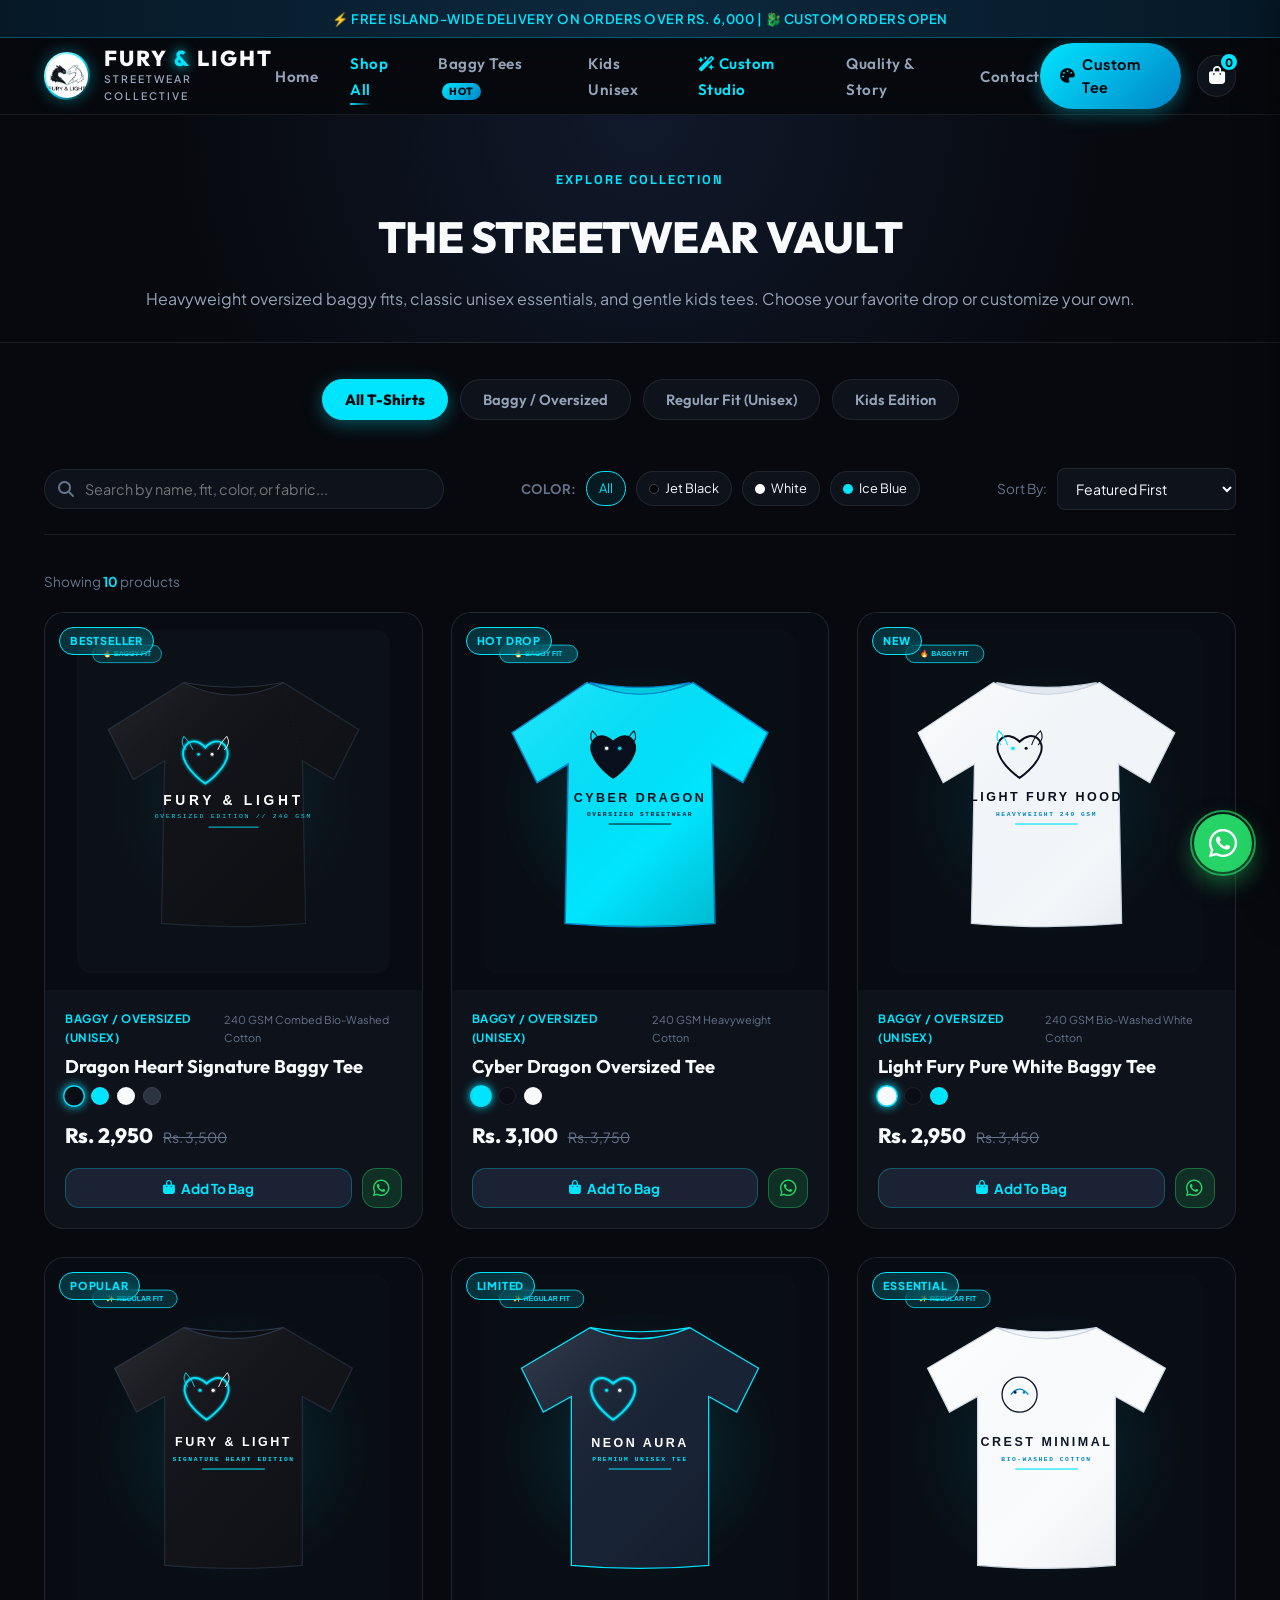
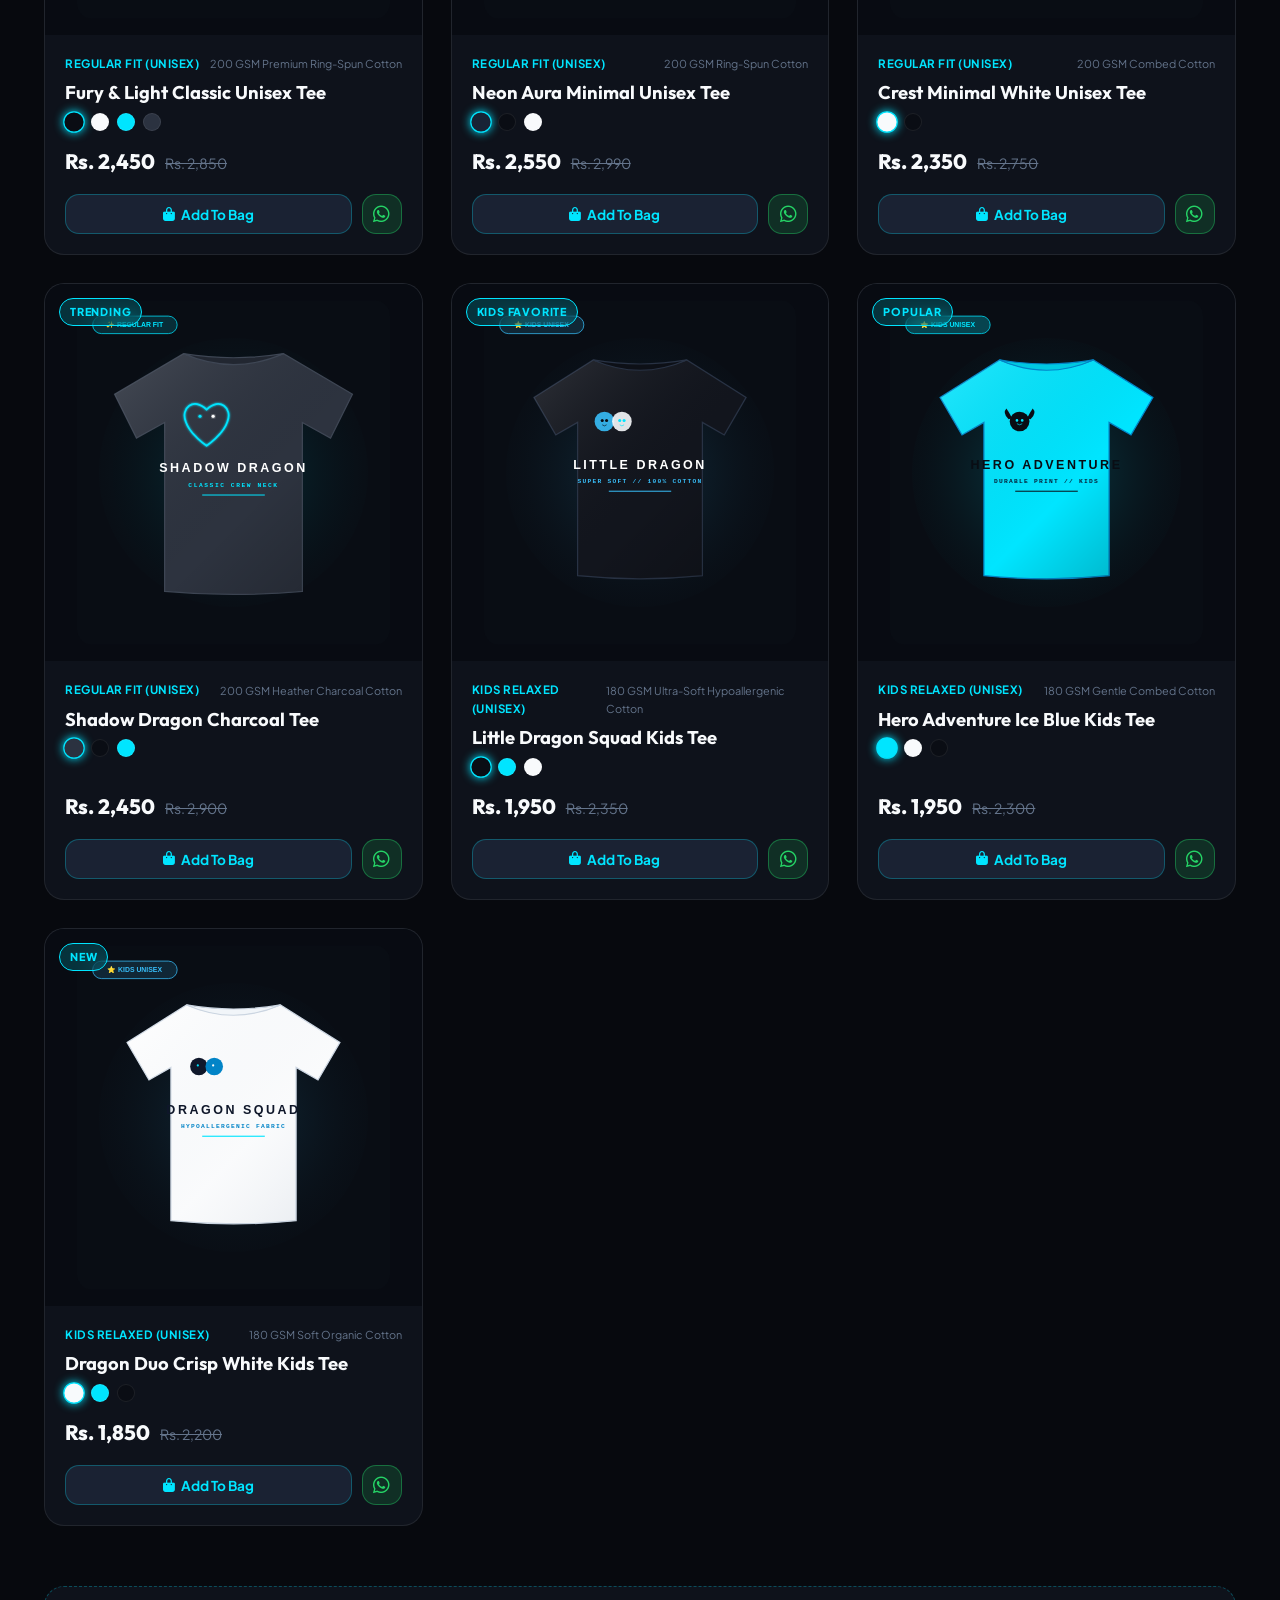
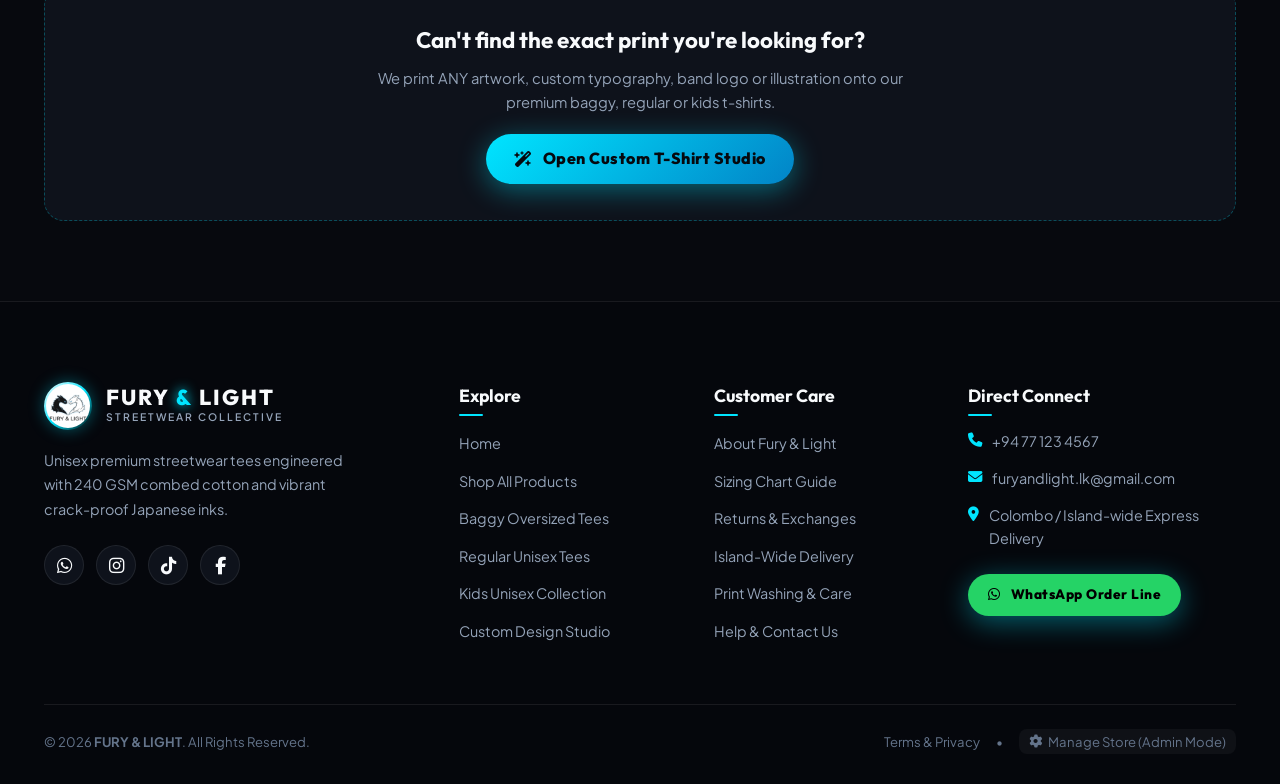
<file: shop.html>
<!DOCTYPE html>
<html lang="en">
<head>
  <meta charset="UTF-8">
  <meta name="viewport" content="width=device-width, initial-scale=1.0">
  <title>Shop All T-Shirts | Fury & Light Streetwear Catalog</title>
  <meta name="description" content="Browse our complete collection of Baggy Oversized, Regular Unisex, and Kids Edition T-Shirts. Premium 240 GSM cotton, custom colors and crack-proof prints.">
  
  <link rel="icon" href="assets/images/logo.jpg" type="image/jpeg">
  <link rel="stylesheet" href="https://cdnjs.cloudflare.com/ajax/libs/font-awesome/6.5.1/css/all.min.css">
  <link rel="stylesheet" href="assets/css/style.css">
  <link rel="stylesheet" href="assets/css/responsive.css">

  <style>
    /* Shop Page Specific Styles */
    .shop-hero-header {
      padding: 50px 0 30px;
      text-align: center;
      background: radial-gradient(circle at 50% 0%, #10192b 0%, var(--bg-main) 70%);
      border-bottom: 1px solid var(--border-subtle);
    }
    .shop-filter-bar {
      display: flex;
      align-items: center;
      justify-content: space-between;
      flex-wrap: wrap;
      gap: 18px;
      padding: 24px 0;
      border-bottom: 1px solid var(--border-subtle);
      margin-bottom: 36px;
    }
    .search-input-wrap {
      position: relative;
      min-width: 280px;
      flex-grow: 1;
      max-width: 400px;
    }
    .search-input-wrap i {
      position: absolute;
      left: 14px;
      top: 50%;
      transform: translateY(-50%);
      color: var(--text-muted);
    }
    .shop-search-input {
      width: 100%;
      background: var(--bg-surface);
      border: 1px solid var(--border-subtle);
      border-radius: var(--radius-full);
      padding: 10px 16px 10px 40px;
      color: var(--text-primary);
      font-size: 0.9rem;
      transition: var(--transition);
    }
    .shop-search-input:focus {
      border-color: var(--ice-blue);
      box-shadow: 0 0 12px var(--ice-glow-soft);
    }
    .sort-select-wrap {
      display: flex;
      align-items: center;
      gap: 10px;
    }
    .shop-sort-select {
      background: var(--bg-surface);
      border: 1px solid var(--border-subtle);
      border-radius: var(--radius-sm);
      padding: 10px 14px;
      color: var(--text-primary);
      font-size: 0.88rem;
      cursor: pointer;
    }
    .shop-sort-select:focus {
      border-color: var(--ice-blue);
    }
    .filter-chips-row {
      display: flex;
      align-items: center;
      gap: 10px;
      flex-wrap: wrap;
      margin-bottom: 24px;
    }
    .color-filter-chip {
      display: inline-flex;
      align-items: center;
      gap: 6px;
      padding: 6px 12px;
      background: var(--bg-surface);
      border: 1px solid var(--border-subtle);
      border-radius: var(--radius-full);
      font-size: 0.8rem;
      cursor: pointer;
      transition: var(--transition);
    }
    .color-filter-chip:hover, .color-filter-chip.active {
      border-color: var(--ice-blue);
      color: var(--ice-blue);
      background: rgba(0, 229, 255, 0.08);
    }
    .results-count-text {
      font-size: 0.85rem;
      color: var(--text-muted);
      margin-bottom: 20px;
    }
  </style>
</head>
<body>

  <!-- Top Announcement Bar -->
  <div class="announcement-bar">
    <span>⚡ FREE ISLAND-WIDE DELIVERY ON ORDERS OVER RS. 6,000 | 🐉 CUSTOM PRINTS OPEN</span>
  </div>

  <!-- Header Nav -->
  <header class="header-nav">
    <div class="container nav-container">
      <a href="index.html" class="brand-logo-link">
        <div class="logo-img-wrap">
          <img src="assets/images/logo.jpg" alt="Fury and Light Logo">
        </div>
        <div class="brand-text-block">
          <div class="brand-title">FURY <span class="brand-amp">&amp;</span> LIGHT</div>
          <div class="brand-subtitle">Streetwear Collective</div>
        </div>
      </a>

      <nav>
        <ul class="nav-menu">
          <li><a href="index.html" class="nav-link">Home</a></li>
          <li><a href="shop.html" class="nav-link active">Shop All</a></li>
          <li><a href="shop.html?cat=baggy" class="nav-link">Baggy Tees <span class="nav-badge-pill">HOT</span></a></li>
          <li><a href="shop.html?cat=kids" class="nav-link">Kids Unisex</a></li>
          <li><a href="custom.html" class="nav-link" style="color:var(--ice-blue);"><i class="fa fa-wand-magic-sparkles"></i> Custom Studio</a></li>
          <li><a href="about.html" class="nav-link">Quality &amp; Story</a></li>
          <li><a href="contact.html" class="nav-link">Contact</a></li>
        </ul>
      </nav>

      <div class="nav-actions">
        <a href="custom.html" class="cta-btn-nav">
          <i class="fa fa-palette"></i>
          <span>Custom Tee</span>
        </a>
        <button class="icon-btn" onclick="openCartDrawer()" title="View Bag">
          <i class="fa fa-bag-shopping"></i>
          <span class="cart-count">0</span>
        </button>
        <button class="mobile-menu-toggle" aria-label="Toggle Menu">
          <i class="fa fa-bars"></i>
        </button>
      </div>
    </div>
  </header>

  <!-- Shop Hero Header -->
  <section class="shop-hero-header">
    <div class="container">
      <span class="section-tag">Explore Collection</span>
      <h1 class="section-title">THE STREETWEAR VAULT</h1>
      <p class="section-subtitle">
        Heavyweight oversized baggy fits, classic unisex essentials, and gentle kids tees. Choose your favorite drop or customize your own.
      </p>
    </div>
  </section>

  <!-- Main Catalog Section -->
  <main class="container" style="padding-bottom: 80px;">
    
    <!-- Filter Tabs (Fit Category) -->
    <div class="category-tabs" style="margin-top: 36px; margin-bottom: 24px;">
      <button class="tab-btn active" data-cat="all" onclick="setShopCategory('all', this)">All T-Shirts</button>
      <button class="tab-btn" data-cat="baggy" onclick="setShopCategory('baggy', this)">Baggy / Oversized</button>
      <button class="tab-btn" data-cat="regular" onclick="setShopCategory('regular', this)">Regular Fit (Unisex)</button>
      <button class="tab-btn" data-cat="kids" onclick="setShopCategory('kids', this)">Kids Edition</button>
    </div>

    <!-- Filter & Search Toolbar -->
    <div class="shop-filter-bar">
      <!-- Search Input -->
      <div class="search-input-wrap">
        <i class="fa fa-search"></i>
        <input type="text" id="shopSearchInput" class="shop-search-input" placeholder="Search by name, fit, color, or fabric..." oninput="handleShopFilter()">
      </div>

      <!-- Color Filters -->
      <div class="filter-chips-row" style="margin-bottom:0;">
        <span style="font-size:0.82rem;color:var(--text-muted);font-weight:700;">COLOR:</span>
        <div class="color-filter-chip active" data-color="all" onclick="setShopColor('all', this)">All</div>
        <div class="color-filter-chip" data-color="black" onclick="setShopColor('black', this)">
          <span style="width:10px;height:10px;background:#000;border-radius:50%;border:1px solid #444;"></span> Jet Black
        </div>
        <div class="color-filter-chip" data-color="white" onclick="setShopColor('white', this)">
          <span style="width:10px;height:10px;background:#fff;border-radius:50%;"></span> White
        </div>
        <div class="color-filter-chip" data-color="ice" onclick="setShopColor('ice', this)">
          <span style="width:10px;height:10px;background:#00e5ff;border-radius:50%;"></span> Ice Blue
        </div>
      </div>

      <!-- Sort Dropdown -->
      <div class="sort-select-wrap">
        <label for="shopSortSelect" style="font-size:0.85rem;color:var(--text-muted);">Sort By:</label>
        <select id="shopSortSelect" class="shop-sort-select" onchange="handleShopFilter()">
          <option value="featured">Featured First</option>
          <option value="price-low">Price: Low to High</option>
          <option value="price-high">Price: High to Low</option>
          <option value="name">Product Name (A-Z)</option>
        </select>
      </div>
    </div>

    <!-- Results Status -->
    <div class="results-count-text">
      Showing <strong id="shopResultsCount" style="color:var(--ice-blue);">0</strong> products
    </div>

    <!-- Product Grid -->
    <div id="shopCatalogGrid" class="products-grid">
      <!-- Rendered dynamically -->
    </div>

    <!-- Custom Order Callout -->
    <div style="background:var(--bg-surface);border:1px dashed var(--border-ice);border-radius:var(--radius-lg);padding:36px;text-align:center;margin-top:60px;">
      <h3 style="font-family:var(--font-heading);font-size:1.4rem;margin-bottom:8px;">Can't find the exact print you're looking for?</h3>
      <p style="color:var(--text-secondary);font-size:0.92rem;margin-bottom:20px;max-width:540px;margin-left:auto;margin-right:auto;">
        We print ANY artwork, custom typography, band logo or illustration onto our premium baggy, regular or kids t-shirts.
      </p>
      <a href="custom.html" class="btn-primary" style="padding:12px 28px;">
        <i class="fa fa-wand-magic-sparkles"></i> Open Custom T-Shirt Studio
      </a>
    </div>

  </main>

  <!-- Site Footer -->
  <footer class="site-footer">
    <div class="container">
      <div class="footer-grid">
        <div class="footer-brand-col">
          <div class="brand-logo-link">
            <div class="logo-img-wrap">
              <img src="assets/images/logo.jpg" alt="Fury and Light Logo">
            </div>
            <div class="brand-text-block">
              <div class="brand-title">FURY <span class="brand-amp">&amp;</span> LIGHT</div>
              <div class="brand-subtitle">Streetwear Collective</div>
            </div>
          </div>
          <p>Unisex premium streetwear tees engineered with 240 GSM combed cotton and vibrant crack-proof Japanese inks.</p>
          <div class="footer-socials">
            <a href="https://wa.me/94771234567" target="_blank" class="social-link-btn"><i class="fab fa-whatsapp"></i></a>
            <a href="https://instagram.com/furyandlight" target="_blank" class="social-link-btn"><i class="fab fa-instagram"></i></a>
            <a href="https://tiktok.com/@furyandlight" target="_blank" class="social-link-btn"><i class="fab fa-tiktok"></i></a>
            <a href="https://facebook.com/furyandlight" target="_blank" class="social-link-btn"><i class="fab fa-facebook-f"></i></a>
          </div>
        </div>

        <div class="footer-col">
          <h4>Explore</h4>
          <ul class="footer-links-list">
            <li><a href="index.html">Home</a></li>
            <li><a href="shop.html">Shop All Products</a></li>
            <li><a href="shop.html?cat=baggy">Baggy Oversized Tees</a></li>
            <li><a href="shop.html?cat=regular">Regular Unisex Tees</a></li>
            <li><a href="shop.html?cat=kids">Kids Unisex Collection</a></li>
            <li><a href="custom.html">Custom Design Studio</a></li>
          </ul>
        </div>

        <div class="footer-col">
          <h4>Customer Care</h4>
          <ul class="footer-links-list">
            <li><a href="about.html">About Fury &amp; Light</a></li>
            <li><a href="about.html#sizeGuide">Sizing Chart Guide</a></li>
            <li><a href="terms.html">Returns &amp; Exchanges</a></li>
            <li><a href="terms.html#delivery">Island-Wide Delivery</a></li>
            <li><a href="terms.html#care">Print Washing &amp; Care</a></li>
            <li><a href="contact.html">Help &amp; Contact Us</a></li>
          </ul>
        </div>

        <div class="footer-col">
          <h4>Direct Connect</h4>
          <div class="footer-contact-info">
            <div class="contact-row-item">
              <i class="fa fa-phone"></i>
              <span id="footerPhoneDisplay">+94 77 123 4567</span>
            </div>
            <div class="contact-row-item">
              <i class="fa fa-envelope"></i>
              <span id="footerEmailDisplay">furyandlight.lk@gmail.com</span>
            </div>
            <div class="contact-row-item">
              <i class="fa fa-location-dot"></i>
              <span>Colombo / Island-wide Express Delivery</span>
            </div>
            <div style="margin-top:10px;">
              <a href="https://wa.me/94771234567" target="_blank" class="btn-primary" style="padding:10px 20px;font-size:0.85rem;background:#25d366;color:#000;">
                <i class="fab fa-whatsapp"></i> WhatsApp Order Line
              </a>
            </div>
          </div>
        </div>
      </div>

      <div class="footer-bottom">
        <div>&copy; 2026 <strong>FURY &amp; LIGHT</strong>. All Rights Reserved.</div>
        <div style="display:flex;align-items:center;gap:16px;">
          <a href="terms.html">Terms &amp; Privacy</a>
          <span>•</span>
          <button class="admin-trigger-link" onclick="openAdminModal()">
            <i class="fa fa-gear"></i> Manage Store (Admin Mode)
          </button>
        </div>
      </div>
    </div>
  </footer>

  <!-- WhatsApp Floating Button -->
  <a href="https://wa.me/94771234567" class="floating-whatsapp-btn" target="_blank" title="Chat on WhatsApp">
    <i class="fab fa-whatsapp"></i>
  </a>

  <!-- Cart Drawer -->
  <div id="cartOverlay" class="cart-drawer-overlay" onclick="closeCartDrawer()"></div>
  <div id="cartDrawer" class="cart-drawer">
    <div class="cart-header">
      <h3><i class="fa fa-bag-shopping" style="color:var(--ice-blue);"></i> Your Bag</h3>
      <button class="cart-close-btn" onclick="closeCartDrawer()">&times;</button>
    </div>
    <div id="cartItemsContainer" class="cart-items-body"></div>
    <div class="cart-footer">
      <div class="cart-subtotal-row">
        <span class="subtotal-label">Subtotal Estimate:</span>
        <span id="cartSubtotal" class="subtotal-value">Rs. 0</span>
      </div>
      <button class="btn-checkout-whatsapp" onclick="checkoutViaWhatsApp()">
        <i class="fab fa-whatsapp"></i> Complete Order via WhatsApp
      </button>
      <p style="text-align:center;font-size:0.75rem;color:var(--text-muted);margin-top:10px;">
        Instant confirmation • Island-wide Cash on Delivery / Bank Transfer
      </p>
    </div>
  </div>

  <!-- Quick View Modal -->
  <div id="quickViewModal" class="modal-overlay">
    <div class="modal-content-card">
      <button class="modal-close-btn" onclick="closeQuickView()">&times;</button>
      <div id="quickViewContent"></div>
    </div>
  </div>

  <!-- Scripts -->
  <script src="assets/js/data.js"></script>
  <script src="assets/js/main.js"></script>
  <script src="assets/js/admin.js"></script>

  <script>
    let activeCategory = 'all';
    let activeColor = 'all';

    function initShopPage() {
      // Check URL params e.g. ?cat=baggy
      const urlParams = new URLSearchParams(window.location.search);
      const catParam = urlParams.get('cat');
      if (catParam) {
        activeCategory = catParam;
        const targetTab = document.querySelector(`.tab-btn[data-cat="${catParam}"]`);
        if (targetTab) {
          document.querySelectorAll('.category-tabs .tab-btn').forEach(t => t.classList.remove('active'));
          targetTab.classList.add('active');
        }
      }

      handleShopFilter();

      const config = getStoreConfig();
      const p = document.getElementById("footerPhoneDisplay");
      const e = document.getElementById("footerEmailDisplay");
      if (p) p.textContent = config.phone;
      if (e) e.textContent = config.email;
    }

    function setShopCategory(cat, btn) {
      activeCategory = cat;
      document.querySelectorAll('.category-tabs .tab-btn').forEach(t => t.classList.remove('active'));
      if (btn) btn.classList.add('active');
      handleShopFilter();
    }

    function setShopColor(col, btn) {
      activeColor = col;
      document.querySelectorAll('.color-filter-chip').forEach(c => c.classList.remove('active'));
      if (btn) btn.classList.add('active');
      handleShopFilter();
    }

    function handleShopFilter() {
      const products = getProducts();
      const config = getStoreConfig();
      const query = (document.getElementById('shopSearchInput')?.value || '').toLowerCase().trim();
      const sort = document.getElementById('shopSortSelect')?.value || 'featured';

      let filtered = products.filter(p => {
        // Category filter
        if (activeCategory !== 'all' && p.category !== activeCategory) return false;

        // Color filter
        if (activeColor !== 'all') {
          const hasCol = (p.colors || []).some(c => c.code === activeColor || c.name.toLowerCase().includes(activeColor));
          if (!hasCol) return false;
        }

        // Search Query
        if (query) {
          const matchName = p.name.toLowerCase().includes(query);
          const matchFit = (p.fit || '').toLowerCase().includes(query);
          const matchDesc = (p.description || '').toLowerCase().includes(query);
          const matchCat = (p.category || '').toLowerCase().includes(query);
          if (!matchName && !matchFit && !matchDesc && !matchCat) return false;
        }

        return true;
      });

      // Sorting
      if (sort === 'price-low') {
        filtered.sort((a, b) => a.price - b.price);
      } else if (sort === 'price-high') {
        filtered.sort((a, b) => b.price - a.price);
      } else if (sort === 'name') {
        filtered.sort((a, b) => a.name.localeCompare(b.name));
      }

      // Update count
      const countEl = document.getElementById('shopResultsCount');
      if (countEl) countEl.textContent = filtered.length;

      // Render cards
      const grid = document.getElementById('shopCatalogGrid');
      if (!grid) return;

      if (filtered.length === 0) {
        grid.innerHTML = `
          <div style="grid-column: 1 / -1; text-align: center; padding: 60px 20px; background: var(--bg-surface); border-radius: var(--radius-lg); border: 1px solid var(--border-subtle);">
            <div style="font-size: 3rem; color: var(--ice-blue); margin-bottom: 12px; opacity: 0.6;">🔍</div>
            <h3>No T-Shirts Match Your Filter</h3>
            <p style="color: var(--text-secondary); margin-top: 8px; font-size: 0.9rem;">Try searching for another style or resetting color filter.</p>
            <button class="btn-primary" style="margin-top: 18px; padding: 10px 22px; font-size: 0.85rem;" onclick="resetShopFilters()">Reset All Filters</button>
          </div>
        `;
        return;
      }

      grid.innerHTML = filtered.map(p => `
        <div class="product-card" data-category="${p.category}">
          <div class="product-thumb-wrap">
            <span class="product-badge-float">${p.badge || 'PREMIUM'}</span>
            <img src="${p.image}" alt="${p.name}" loading="lazy">
            <button class="product-quick-view-btn" onclick="openQuickView('${p.id}')">
              <i class="fa fa-eye"></i> Quick View
            </button>
          </div>

          <div class="product-body">
            <div class="product-category-row">
              <span class="product-fit-label">${p.fit || p.category}</span>
              <span class="product-fabric-tag">${p.fabric ? p.fabric.split('•')[0] : ''}</span>
            </div>

            <h3 class="product-title">${p.name}</h3>

            <div class="product-colors-row">
              ${(p.colors || []).map((c, idx) => `
                <div class="color-dot ${idx === 0 ? 'active' : ''}" style="background-color: ${c.hex};" title="${c.name}"></div>
              `).join("")}
            </div>

            <div class="product-price-row">
              <div class="product-current-price">${config.currency} ${p.price.toLocaleString()}</div>
              ${p.originalPrice ? `<div class="product-orig-price">${config.currency} ${p.originalPrice.toLocaleString()}</div>` : ''}
            </div>

            <div class="product-actions-row">
              <button class="btn-add-cart" onclick="addToCart('${p.id}')">
                <i class="fa fa-bag-shopping"></i> Add To Bag
              </button>
              <button class="btn-whatsapp-direct" onclick="directWhatsAppOrder('${p.id}')" title="Instant Order via WhatsApp">
                <i class="fab fa-whatsapp"></i>
              </button>
            </div>
          </div>
        </div>
      `).join("");
    }

    function resetShopFilters() {
      activeCategory = 'all';
      activeColor = 'all';
      const searchInput = document.getElementById('shopSearchInput');
      if (searchInput) searchInput.value = '';
      document.querySelectorAll('.category-tabs .tab-btn').forEach(t => t.classList.remove('active'));
      document.querySelector('.category-tabs .tab-btn[data-cat="all"]')?.classList.add('active');
      document.querySelectorAll('.color-filter-chip').forEach(c => c.classList.remove('active'));
      document.querySelector('.color-filter-chip[data-color="all"]')?.classList.add('active');
      handleShopFilter();
    }

    document.addEventListener('DOMContentLoaded', initShopPage);
  </script>
</body>
</html>
</file>
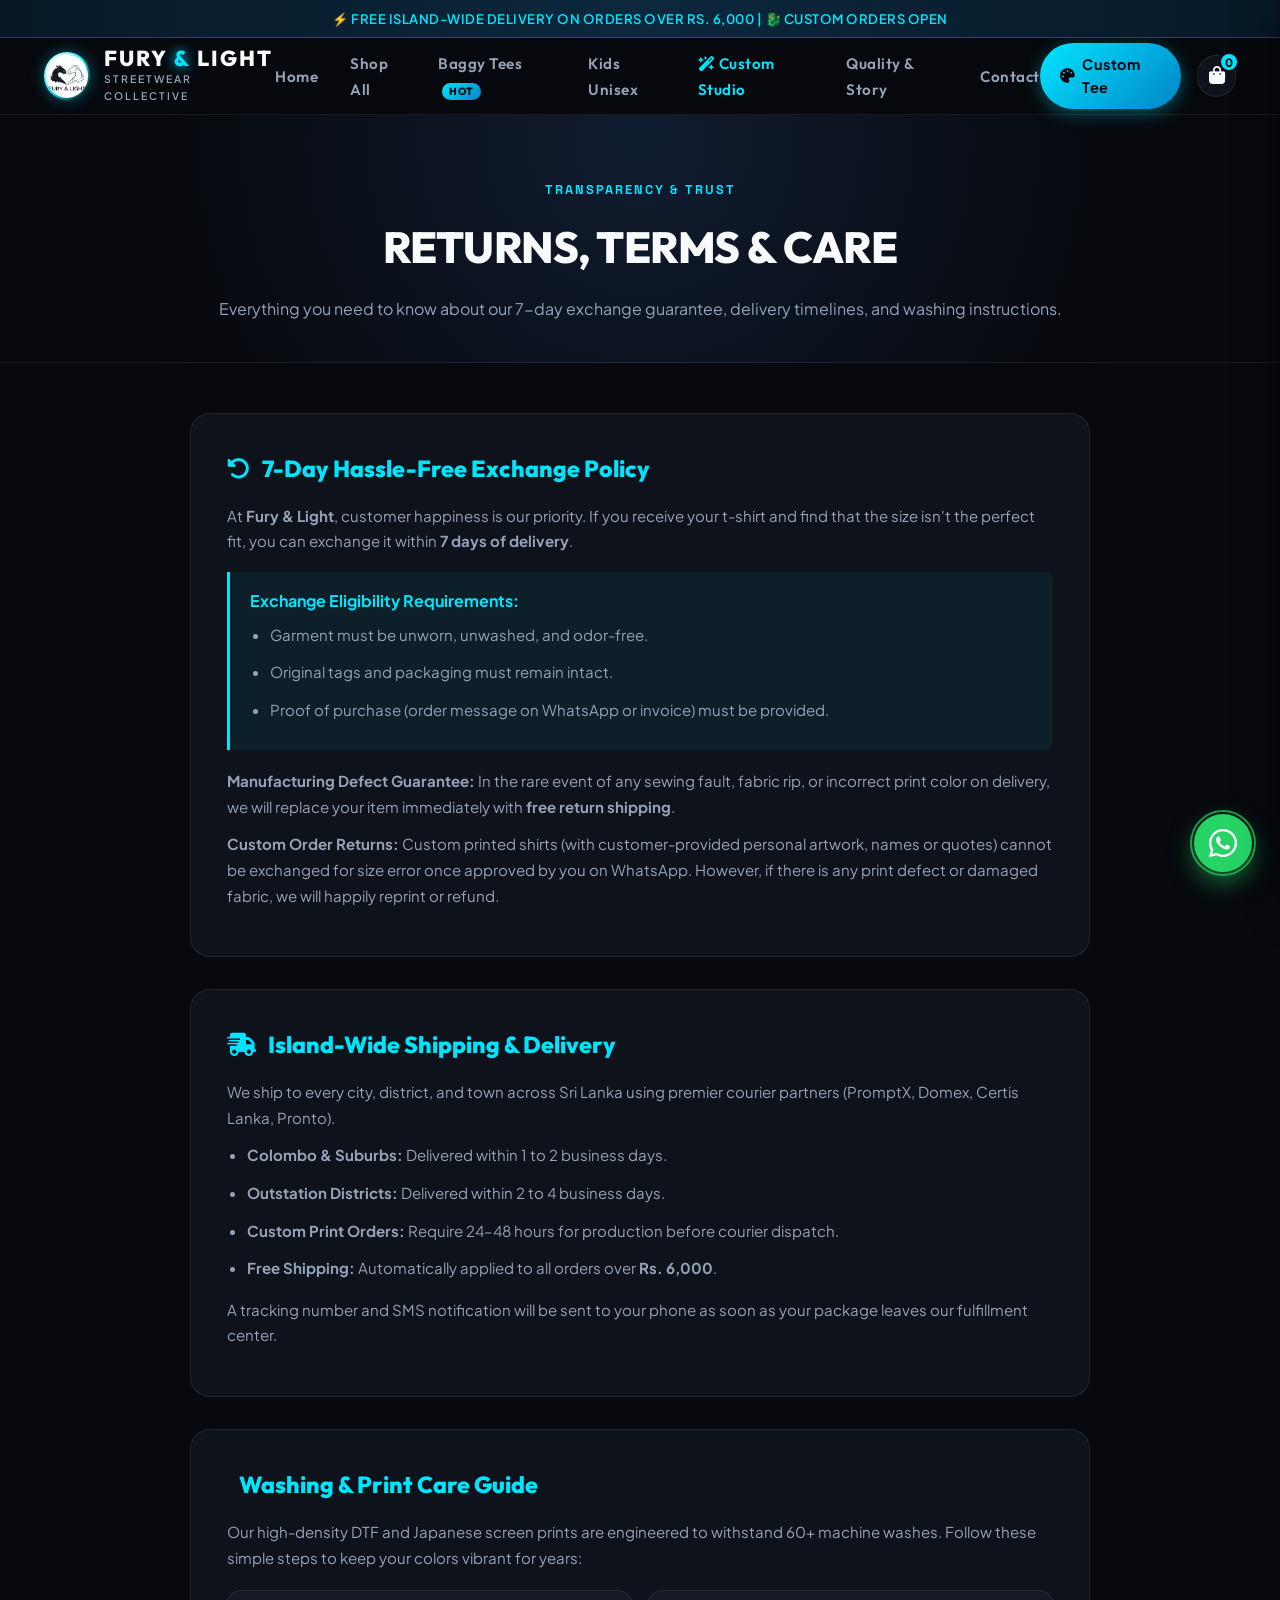
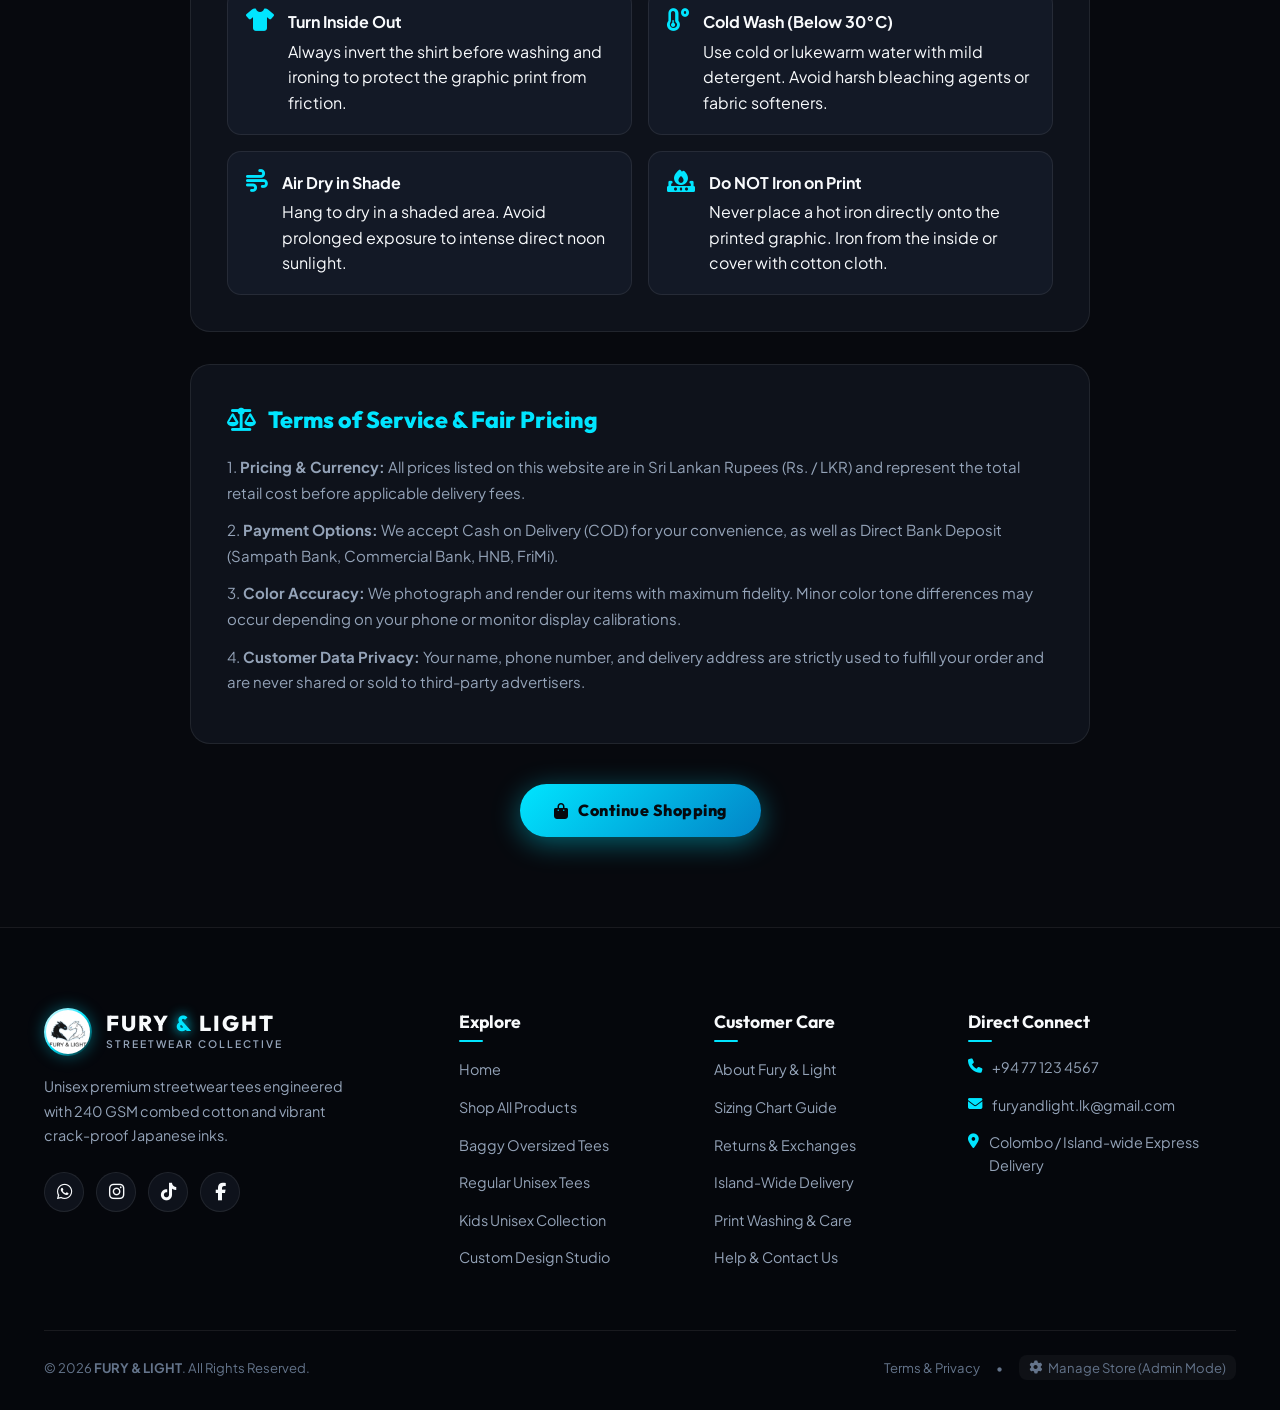
<file: terms.html>
<!DOCTYPE html>
<html lang="en">
<head>
  <meta charset="UTF-8">
  <meta name="viewport" content="width=device-width, initial-scale=1.0">
  <title>Returns, Exchanges &amp; Terms | Fury & Light</title>
  <meta name="description" content="Official returns, size exchange policies, island-wide delivery terms, and print washing care instructions for Fury & Light t-shirts.">
  
  <link rel="icon" href="assets/images/logo.jpg" type="image/jpeg">
  <link rel="stylesheet" href="https://cdnjs.cloudflare.com/ajax/libs/font-awesome/6.5.1/css/all.min.css">
  <link rel="stylesheet" href="assets/css/style.css">
  <link rel="stylesheet" href="assets/css/responsive.css">

  <style>
    .policy-hero {
      padding: 60px 0 40px;
      text-align: center;
      background: radial-gradient(circle at 50% 10%, #101c30 0%, var(--bg-main) 70%);
      border-bottom: 1px solid var(--border-subtle);
    }
    .policy-content-wrap {
      max-width: 900px;
      margin: 50px auto 90px;
    }
    .policy-card {
      background: var(--bg-surface);
      border: 1px solid var(--border-subtle);
      border-radius: var(--radius-lg);
      padding: 36px;
      margin-bottom: 32px;
      transition: var(--transition);
    }
    .policy-card:hover {
      border-color: var(--border-ice);
    }
    .policy-card h2 {
      font-family: var(--font-heading);
      font-size: 1.45rem;
      font-weight: 800;
      color: var(--ice-blue);
      margin-bottom: 16px;
      display: flex;
      align-items: center;
      gap: 12px;
    }
    .policy-card p, .policy-card li {
      color: var(--text-secondary);
      font-size: 0.94rem;
      line-height: 1.7;
      margin-bottom: 12px;
    }
    .policy-card ul {
      margin-left: 20px;
      margin-bottom: 16px;
    }
    .policy-highlight-box {
      background: rgba(0, 229, 255, 0.06);
      border-left: 3px solid var(--ice-blue);
      border-radius: 0 var(--radius-sm) var(--radius-sm) 0;
      padding: 16px 20px;
      margin: 18px 0;
    }
    .care-instruction-grid {
      display: grid;
      grid-template-columns: repeat(2, 1fr);
      gap: 16px;
      margin-top: 20px;
    }
    .care-item {
      background: var(--bg-card);
      border: 1px solid var(--border-subtle);
      border-radius: var(--radius-md);
      padding: 18px;
      display: flex;
      align-items: flex-start;
      gap: 14px;
    }
    .care-item-icon {
      font-size: 1.4rem;
      color: var(--ice-blue);
      flex-shrink: 0;
    }
    @media (max-width: 768px) {
      .care-instruction-grid {
        grid-template-columns: 1fr;
      }
      .policy-card {
        padding: 24px;
      }
    }
  </style>
</head>
<body>

  <!-- Top Announcement Bar -->
  <div class="announcement-bar">
    <span>⚡ FREE ISLAND-WIDE DELIVERY ON ORDERS OVER RS. 6,000 | 🐉 CUSTOM PRINTS OPEN</span>
  </div>

  <!-- Header Nav -->
  <header class="header-nav">
    <div class="container nav-container">
      <a href="index.html" class="brand-logo-link">
        <div class="logo-img-wrap">
          <img src="assets/images/logo.jpg" alt="Fury and Light Logo">
        </div>
        <div class="brand-text-block">
          <div class="brand-title">FURY <span class="brand-amp">&amp;</span> LIGHT</div>
          <div class="brand-subtitle">Streetwear Collective</div>
        </div>
      </a>

      <nav>
        <ul class="nav-menu">
          <li><a href="index.html" class="nav-link">Home</a></li>
          <li><a href="shop.html" class="nav-link">Shop All</a></li>
          <li><a href="shop.html?cat=baggy" class="nav-link">Baggy Tees <span class="nav-badge-pill">HOT</span></a></li>
          <li><a href="shop.html?cat=kids" class="nav-link">Kids Unisex</a></li>
          <li><a href="custom.html" class="nav-link" style="color:var(--ice-blue);"><i class="fa fa-wand-magic-sparkles"></i> Custom Studio</a></li>
          <li><a href="about.html" class="nav-link">Quality &amp; Story</a></li>
          <li><a href="contact.html" class="nav-link">Contact</a></li>
        </ul>
      </nav>

      <div class="nav-actions">
        <a href="custom.html" class="cta-btn-nav">
          <i class="fa fa-palette"></i>
          <span>Custom Tee</span>
        </a>
        <button class="icon-btn" onclick="openCartDrawer()" title="View Bag">
          <i class="fa fa-bag-shopping"></i>
          <span class="cart-count">0</span>
        </button>
        <button class="mobile-menu-toggle" aria-label="Toggle Menu">
          <i class="fa fa-bars"></i>
        </button>
      </div>
    </div>
  </header>

  <!-- Hero -->
  <section class="policy-hero">
    <div class="container">
      <span class="section-tag">Transparency &amp; Trust</span>
      <h1 class="section-title">RETURNS, TERMS &amp; CARE</h1>
      <p class="section-subtitle">
        Everything you need to know about our 7-day exchange guarantee, delivery timelines, and washing instructions.
      </p>
    </div>
  </section>

  <!-- Policies Content -->
  <main class="container">
    <div class="policy-content-wrap">
      
      <!-- 7-Day Exchange Policy -->
      <div id="returns" class="policy-card">
        <h2><i class="fa fa-rotate-left"></i> 7-Day Hassle-Free Exchange Policy</h2>
        <p>
          At <strong>Fury &amp; Light</strong>, customer happiness is our priority. If you receive your t-shirt and find that the size isn't the perfect fit, you can exchange it within <strong>7 days of delivery</strong>.
        </p>
        
        <div class="policy-highlight-box">
          <strong style="color:var(--ice-blue);">Exchange Eligibility Requirements:</strong>
          <ul style="margin-top:8px;margin-bottom:0;">
            <li>Garment must be unworn, unwashed, and odor-free.</li>
            <li>Original tags and packaging must remain intact.</li>
            <li>Proof of purchase (order message on WhatsApp or invoice) must be provided.</li>
          </ul>
        </div>

        <p>
          <strong>Manufacturing Defect Guarantee:</strong> In the rare event of any sewing fault, fabric rip, or incorrect print color on delivery, we will replace your item immediately with <strong>free return shipping</strong>.
        </p>
        <p>
          <strong>Custom Order Returns:</strong> Custom printed shirts (with customer-provided personal artwork, names or quotes) cannot be exchanged for size error once approved by you on WhatsApp. However, if there is any print defect or damaged fabric, we will happily reprint or refund.
        </p>
      </div>

      <!-- Island-wide Delivery & Shipping -->
      <div id="delivery" class="policy-card">
        <h2><i class="fa fa-truck-fast"></i> Island-Wide Shipping &amp; Delivery</h2>
        <p>
          We ship to every city, district, and town across Sri Lanka using premier courier partners (PromptX, Domex, Certis Lanka, Pronto).
        </p>
        <ul>
          <li><strong>Colombo &amp; Suburbs:</strong> Delivered within 1 to 2 business days.</li>
          <li><strong>Outstation Districts:</strong> Delivered within 2 to 4 business days.</li>
          <li><strong>Custom Print Orders:</strong> Require 24–48 hours for production before courier dispatch.</li>
          <li><strong>Free Shipping:</strong> Automatically applied to all orders over <strong>Rs. 6,000</strong>.</li>
        </ul>
        <p>
          A tracking number and SMS notification will be sent to your phone as soon as your package leaves our fulfillment center.
        </p>
      </div>

      <!-- Washing & Print Care Guide -->
      <div id="care" class="policy-card">
        <h2><i class="fa fa-sparkles"></i> Washing &amp; Print Care Guide</h2>
        <p>
          Our high-density DTF and Japanese screen prints are engineered to withstand 60+ machine washes. Follow these simple steps to keep your colors vibrant for years:
        </p>

        <div class="care-instruction-grid">
          <div class="care-item">
            <i class="fa fa-shirt care-item-icon"></i>
            <div>
              <strong style="display:block;margin-bottom:4px;color:var(--text-primary);">Turn Inside Out</strong>
              <span>Always invert the shirt before washing and ironing to protect the graphic print from friction.</span>
            </div>
          </div>

          <div class="care-item">
            <i class="fa fa-temperature-low care-item-icon"></i>
            <div>
              <strong style="display:block;margin-bottom:4px;color:var(--text-primary);">Cold Wash (Below 30°C)</strong>
              <span>Use cold or lukewarm water with mild detergent. Avoid harsh bleaching agents or fabric softeners.</span>
            </div>
          </div>

          <div class="care-item">
            <i class="fa fa-wind care-item-icon"></i>
            <div>
              <strong style="display:block;margin-bottom:4px;color:var(--text-primary);">Air Dry in Shade</strong>
              <span>Hang to dry in a shaded area. Avoid prolonged exposure to intense direct noon sunlight.</span>
            </div>
          </div>

          <div class="care-item">
            <i class="fa fa-fire-burner care-item-icon"></i>
            <div>
              <strong style="display:block;margin-bottom:4px;color:var(--text-primary);">Do NOT Iron on Print</strong>
              <span>Never place a hot iron directly onto the printed graphic. Iron from the inside or cover with cotton cloth.</span>
            </div>
          </div>
        </div>
      </div>

      <!-- Terms of Service -->
      <div class="policy-card">
        <h2><i class="fa fa-scale-balanced"></i> Terms of Service &amp; Fair Pricing</h2>
        <p>
          1. <strong>Pricing &amp; Currency:</strong> All prices listed on this website are in Sri Lankan Rupees (Rs. / LKR) and represent the total retail cost before applicable delivery fees.
        </p>
        <p>
          2. <strong>Payment Options:</strong> We accept Cash on Delivery (COD) for your convenience, as well as Direct Bank Deposit (Sampath Bank, Commercial Bank, HNB, FriMi).
        </p>
        <p>
          3. <strong>Color Accuracy:</strong> We photograph and render our items with maximum fidelity. Minor color tone differences may occur depending on your phone or monitor display calibrations.
        </p>
        <p>
          4. <strong>Customer Data Privacy:</strong> Your name, phone number, and delivery address are strictly used to fulfill your order and are never shared or sold to third-party advertisers.
        </p>
      </div>

      <!-- Quick Action -->
      <div style="text-align:center;margin-top:40px;">
        <a href="shop.html" class="btn-primary" style="padding:14px 34px;">
          <i class="fa fa-bag-shopping"></i> Continue Shopping
        </a>
      </div>

    </div>
  </main>

  <!-- Site Footer -->
  <footer class="site-footer">
    <div class="container">
      <div class="footer-grid">
        <div class="footer-brand-col">
          <div class="brand-logo-link">
            <div class="logo-img-wrap">
              <img src="assets/images/logo.jpg" alt="Fury and Light Logo">
            </div>
            <div class="brand-text-block">
              <div class="brand-title">FURY <span class="brand-amp">&amp;</span> LIGHT</div>
              <div class="brand-subtitle">Streetwear Collective</div>
            </div>
          </div>
          <p>Unisex premium streetwear tees engineered with 240 GSM combed cotton and vibrant crack-proof Japanese inks.</p>
          <div class="footer-socials">
            <a href="https://wa.me/94771234567" target="_blank" class="social-link-btn"><i class="fab fa-whatsapp"></i></a>
            <a href="https://instagram.com/furyandlight" target="_blank" class="social-link-btn"><i class="fab fa-instagram"></i></a>
            <a href="https://tiktok.com/@furyandlight" target="_blank" class="social-link-btn"><i class="fab fa-tiktok"></i></a>
            <a href="https://facebook.com/furyandlight" target="_blank" class="social-link-btn"><i class="fab fa-facebook-f"></i></a>
          </div>
        </div>

        <div class="footer-col">
          <h4>Explore</h4>
          <ul class="footer-links-list">
            <li><a href="index.html">Home</a></li>
            <li><a href="shop.html">Shop All Products</a></li>
            <li><a href="shop.html?cat=baggy">Baggy Oversized Tees</a></li>
            <li><a href="shop.html?cat=regular">Regular Unisex Tees</a></li>
            <li><a href="shop.html?cat=kids">Kids Unisex Collection</a></li>
            <li><a href="custom.html">Custom Design Studio</a></li>
          </ul>
        </div>

        <div class="footer-col">
          <h4>Customer Care</h4>
          <ul class="footer-links-list">
            <li><a href="about.html">About Fury &amp; Light</a></li>
            <li><a href="about.html#sizeGuide">Sizing Chart Guide</a></li>
            <li><a href="terms.html">Returns &amp; Exchanges</a></li>
            <li><a href="terms.html#delivery">Island-Wide Delivery</a></li>
            <li><a href="terms.html#care">Print Washing &amp; Care</a></li>
            <li><a href="contact.html">Help &amp; Contact Us</a></li>
          </ul>
        </div>

        <div class="footer-col">
          <h4>Direct Connect</h4>
          <div class="footer-contact-info">
            <div class="contact-row-item">
              <i class="fa fa-phone"></i>
              <span id="footerPhoneDisplay">+94 77 123 4567</span>
            </div>
            <div class="contact-row-item">
              <i class="fa fa-envelope"></i>
              <span id="footerEmailDisplay">furyandlight.lk@gmail.com</span>
            </div>
            <div class="contact-row-item">
              <i class="fa fa-location-dot"></i>
              <span>Colombo / Island-wide Express Delivery</span>
            </div>
          </div>
        </div>
      </div>

      <div class="footer-bottom">
        <div>&copy; 2026 <strong>FURY &amp; LIGHT</strong>. All Rights Reserved.</div>
        <div style="display:flex;align-items:center;gap:16px;">
          <a href="terms.html">Terms &amp; Privacy</a>
          <span>•</span>
          <button class="admin-trigger-link" onclick="openAdminModal()">
            <i class="fa fa-gear"></i> Manage Store (Admin Mode)
          </button>
        </div>
      </div>
    </div>
  </footer>

  <!-- WhatsApp Floating Button -->
  <a href="https://wa.me/94771234567" class="floating-whatsapp-btn" target="_blank" title="Chat on WhatsApp">
    <i class="fab fa-whatsapp"></i>
  </a>

  <!-- Cart Drawer -->
  <div id="cartOverlay" class="cart-drawer-overlay" onclick="closeCartDrawer()"></div>
  <div id="cartDrawer" class="cart-drawer">
    <div class="cart-header">
      <h3><i class="fa fa-bag-shopping" style="color:var(--ice-blue);"></i> Your Bag</h3>
      <button class="cart-close-btn" onclick="closeCartDrawer()">&times;</button>
    </div>
    <div id="cartItemsContainer" class="cart-items-body"></div>
    <div class="cart-footer">
      <div class="cart-subtotal-row">
        <span class="subtotal-label">Subtotal Estimate:</span>
        <span id="cartSubtotal" class="subtotal-value">Rs. 0</span>
      </div>
      <button class="btn-checkout-whatsapp" onclick="checkoutViaWhatsApp()">
        <i class="fab fa-whatsapp"></i> Complete Order via WhatsApp
      </button>
    </div>
  </div>

  <script src="assets/js/data.js"></script>
  <script src="assets/js/main.js"></script>
  <script src="assets/js/admin.js"></script>

  <script>
    document.addEventListener("DOMContentLoaded", () => {
      const config = getStoreConfig();
      const p = document.getElementById("footerPhoneDisplay");
      const e = document.getElementById("footerEmailDisplay");
      if (p) p.textContent = config.phone;
      if (e) e.textContent = config.email;
    });
  </script>
</body>
</html>
</file>
<file: assets/css/style.css>
/* ==========================================================================
   FURY & LIGHT - PREMIUM STREETWEAR & CUSTOM PRINT STYLESHEET
   Theme: Obsidian Black, Pure White & Neon Ice Blue Glow
   ========================================================================== */

@import url('https://fonts.googleapis.com/css2?family=Outfit:wght@300;400;500;600;700;800;900&family=Plus+Jakarta+Sans:wght@300;400;500;600;700;800&family=Space+Grotesk:wght@500;700&display=swap');

:root {
  /* Brand Core Colors */
  --bg-main: #07090e;
  --bg-surface: #0e121b;
  --bg-card: #131926;
  --bg-card-hover: #182030;
  --bg-elevated: #1a2233;

  /* Dragon Ice Blue Neon */
  --ice-blue: #00e5ff;
  --ice-blue-hover: #38bdf8;
  --ice-dark: #0284c7;
  --ice-glow: rgba(0, 229, 255, 0.35);
  --ice-glow-soft: rgba(0, 229, 255, 0.12);
  --ice-glow-intense: 0 0 24px rgba(0, 229, 255, 0.6);

  /* Dual Dragon Contrast */
  --dragon-white: #ffffff;
  --dragon-black: #050608;
  
  /* Text & Border Colors */
  --text-primary: #f8fafc;
  --text-secondary: #94a3b8;
  --text-muted: #64748b;
  --border-subtle: rgba(255, 255, 255, 0.08);
  --border-ice: rgba(0, 229, 255, 0.28);
  --border-ice-hover: rgba(0, 229, 255, 0.65);

  /* UI Constants */
  --radius-sm: 8px;
  --radius-md: 14px;
  --radius-lg: 20px;
  --radius-full: 9999px;
  --transition: all 0.25s cubic-bezier(0.16, 1, 0.3, 1);
  --container-width: 1240px;
  --font-heading: 'Outfit', sans-serif;
  --font-body: 'Plus Jakarta Sans', sans-serif;
  --font-accent: 'Space Grotesk', sans-serif;
}

/* Light Mode Overrides (Optional / Toggleable) */
[data-theme="light"] {
  --bg-main: #f8fafc;
  --bg-surface: #ffffff;
  --bg-card: #ffffff;
  --bg-card-hover: #f1f5f9;
  --bg-elevated: #f1f5f9;
  --text-primary: #0f172a;
  --text-secondary: #475569;
  --text-muted: #94a3b8;
  --border-subtle: #e2e8f0;
  --border-ice: rgba(2, 132, 199, 0.3);
  --ice-blue: #0284c7;
  --ice-glow-soft: rgba(2, 132, 199, 0.1);
}

/* Reset & Base */
*, *::before, *::after {
  box-sizing: border-box;
  margin: 0;
  padding: 0;
}

html {
  scroll-behavior: smooth;
  font-size: 16px;
}

body {
  font-family: var(--font-body);
  background-color: var(--bg-main);
  color: var(--text-primary);
  line-height: 1.6;
  overflow-x: hidden;
  -webkit-font-smoothing: antialiased;
}

a {
  color: inherit;
  text-decoration: none;
  transition: var(--transition);
}

img {
  max-width: 100%;
  height: auto;
  display: block;
}

button, input, select, textarea {
  font-family: inherit;
  font-size: inherit;
  color: inherit;
  border: none;
  outline: none;
  background: none;
}

button {
  cursor: pointer;
}

/* Layout Utilities */
.container {
  width: 100%;
  max-width: var(--container-width);
  margin: 0 auto;
  padding: 0 24px;
}

/* Top Announcement Bar */
.announcement-bar {
  background: linear-gradient(90deg, #061826 0%, #0c283d 50%, #061826 100%);
  border-bottom: 1px solid var(--border-ice);
  color: var(--ice-blue);
  font-size: 0.82rem;
  font-weight: 600;
  letter-spacing: 0.5px;
  text-align: center;
  padding: 8px 16px;
  position: relative;
  z-index: 101;
}

.announcement-bar span {
  display: inline-flex;
  align-items: center;
  gap: 8px;
}

/* Navigation Bar */
.header-nav {
  position: sticky;
  top: 0;
  width: 100%;
  background: rgba(7, 9, 14, 0.85);
  backdrop-filter: blur(16px);
  -webkit-backdrop-filter: blur(16px);
  border-bottom: 1px solid var(--border-subtle);
  z-index: 100;
  transition: var(--transition);
}

.header-nav.scrolled {
  background: rgba(7, 9, 14, 0.95);
  border-bottom-color: var(--border-ice);
  box-shadow: 0 10px 30px rgba(0, 0, 0, 0.5);
}

.nav-container {
  display: flex;
  align-items: center;
  justify-content: space-between;
  height: 76px;
}

/* Brand Logo Styling */
.brand-logo-link {
  display: flex;
  align-items: center;
  gap: 14px;
  position: relative;
}

.logo-img-wrap {
  position: relative;
  width: 48px;
  height: 48px;
  border-radius: 50%;
  padding: 2px;
  background: linear-gradient(135deg, #ffffff 0%, var(--ice-blue) 50%, #000000 100%);
  box-shadow: 0 0 16px var(--ice-glow);
  display: flex;
  align-items: center;
  justify-content: center;
  overflow: hidden;
  transition: var(--transition);
}

.logo-img-wrap img {
  width: 100%;
  height: 100%;
  object-fit: cover;
  border-radius: 50%;
  background: #000;
}

.brand-logo-link:hover .logo-img-wrap {
  transform: rotate(6deg) scale(1.05);
  box-shadow: 0 0 24px var(--ice-blue);
}

.brand-text-block {
  display: flex;
  flex-direction: column;
}

.brand-title {
  font-family: var(--font-heading);
  font-size: 1.35rem;
  font-weight: 800;
  letter-spacing: 2px;
  color: var(--text-primary);
  text-transform: uppercase;
  line-height: 1.1;
  display: flex;
  align-items: center;
  gap: 6px;
}

.brand-title .brand-amp {
  color: var(--ice-blue);
  text-shadow: 0 0 12px var(--ice-blue);
}

.brand-subtitle {
  font-size: 0.65rem;
  letter-spacing: 2px;
  text-transform: uppercase;
  color: var(--text-secondary);
  font-weight: 600;
}

/* Nav Links */
.nav-menu {
  display: flex;
  align-items: center;
  gap: 32px;
  list-style: none;
}

.nav-link {
  font-family: var(--font-heading);
  font-size: 0.95rem;
  font-weight: 600;
  color: var(--text-secondary);
  position: relative;
  padding: 6px 0;
  letter-spacing: 0.5px;
}

.nav-link:hover, .nav-link.active {
  color: var(--ice-blue);
}

.nav-link::after {
  content: '';
  position: absolute;
  bottom: 0;
  left: 0;
  width: 0;
  height: 2px;
  background: linear-gradient(90deg, var(--ice-blue), transparent);
  transition: var(--transition);
  border-radius: 2px;
}

.nav-link:hover::after, .nav-link.active::after {
  width: 100%;
}

.nav-badge-pill {
  font-size: 0.65rem;
  background: linear-gradient(135deg, var(--ice-blue), #0284c7);
  color: #07090e;
  font-weight: 800;
  padding: 2px 7px;
  border-radius: var(--radius-full);
  margin-left: 4px;
}

/* Nav Actions */
.nav-actions {
  display: flex;
  align-items: center;
  gap: 16px;
}

.icon-btn {
  width: 42px;
  height: 42px;
  border-radius: var(--radius-full);
  background: var(--bg-surface);
  border: 1px solid var(--border-subtle);
  display: flex;
  align-items: center;
  justify-content: center;
  color: var(--text-primary);
  font-size: 1.15rem;
  position: relative;
  transition: var(--transition);
}

.icon-btn:hover {
  background: var(--bg-elevated);
  border-color: var(--ice-blue);
  color: var(--ice-blue);
  box-shadow: 0 0 14px var(--ice-glow);
}

.cart-count {
  position: absolute;
  top: -4px;
  right: -4px;
  background: var(--ice-blue);
  color: #050608;
  font-size: 0.72rem;
  font-weight: 800;
  min-width: 20px;
  height: 20px;
  border-radius: var(--radius-full);
  display: flex;
  align-items: center;
  justify-content: center;
  padding: 0 4px;
  border: 2px solid var(--bg-main);
  animation: pulseBadge 2s infinite;
}

@keyframes pulseBadge {
  0%, 100% { transform: scale(1); }
  50% { transform: scale(1.12); box-shadow: 0 0 10px var(--ice-blue); }
}

.cta-btn-nav {
  display: inline-flex;
  align-items: center;
  gap: 8px;
  padding: 10px 20px;
  background: linear-gradient(135deg, var(--ice-blue) 0%, #0284c7 100%);
  color: #05070c;
  font-weight: 700;
  font-size: 0.9rem;
  letter-spacing: 0.5px;
  border-radius: var(--radius-full);
  box-shadow: 0 4px 18px var(--ice-glow);
  transition: var(--transition);
}

.cta-btn-nav:hover {
  transform: translateY(-2px);
  box-shadow: 0 6px 24px rgba(0, 229, 255, 0.55);
}

.mobile-menu-toggle {
  display: none;
  font-size: 1.4rem;
  color: var(--text-primary);
}

/* Hero Section */
.hero-section {
  position: relative;
  min-height: 88vh;
  display: flex;
  align-items: center;
  overflow: hidden;
  padding: 60px 0 80px;
}

/* Background Atmospheric Glows */
.hero-bg-glow-left {
  position: absolute;
  top: -10%;
  left: -15%;
  width: 55vw;
  height: 55vw;
  background: radial-gradient(circle, rgba(0, 229, 255, 0.15) 0%, rgba(0, 0, 0, 0) 70%);
  pointer-events: none;
  z-index: 0;
}

.hero-bg-glow-right {
  position: absolute;
  bottom: -20%;
  right: -15%;
  width: 50vw;
  height: 50vw;
  background: radial-gradient(circle, rgba(255, 255, 255, 0.08) 0%, rgba(0, 0, 0, 0) 70%);
  pointer-events: none;
  z-index: 0;
}

.hero-grid {
  display: grid;
  grid-template-columns: 1.15fr 0.85fr;
  align-items: center;
  gap: 48px;
  position: relative;
  z-index: 1;
}

.hero-badge-tag {
  display: inline-flex;
  align-items: center;
  gap: 10px;
  background: rgba(0, 229, 255, 0.1);
  border: 1px solid var(--border-ice);
  padding: 8px 18px;
  border-radius: var(--radius-full);
  font-size: 0.82rem;
  font-weight: 700;
  color: var(--ice-blue);
  letter-spacing: 1px;
  text-transform: uppercase;
  margin-bottom: 24px;
  backdrop-filter: blur(8px);
}

.hero-badge-dot {
  width: 8px;
  height: 8px;
  background: var(--ice-blue);
  border-radius: 50%;
  box-shadow: 0 0 10px var(--ice-blue);
}

.hero-title {
  font-family: var(--font-heading);
  font-size: clamp(2.6rem, 5.2vw, 4.4rem);
  font-weight: 900;
  line-height: 1.08;
  letter-spacing: -1px;
  margin-bottom: 22px;
  text-transform: uppercase;
}

.hero-title .glow-ice {
  color: var(--ice-blue);
  text-shadow: 0 0 30px rgba(0, 229, 255, 0.45);
  display: inline-block;
}

.hero-title .white-dragon {
  color: #ffffff;
  text-shadow: 0 0 20px rgba(255, 255, 255, 0.3);
}

.hero-description {
  font-size: 1.12rem;
  color: var(--text-secondary);
  line-height: 1.7;
  margin-bottom: 36px;
  max-width: 560px;
}

.hero-cta-group {
  display: flex;
  flex-wrap: wrap;
  align-items: center;
  gap: 18px;
  margin-bottom: 44px;
}

.btn-primary {
  display: inline-flex;
  align-items: center;
  justify-content: center;
  gap: 10px;
  padding: 16px 32px;
  background: linear-gradient(135deg, var(--ice-blue) 0%, #0284c7 100%);
  color: #06090e;
  font-family: var(--font-heading);
  font-size: 1rem;
  font-weight: 800;
  letter-spacing: 0.5px;
  border-radius: var(--radius-full);
  box-shadow: 0 6px 28px rgba(0, 229, 255, 0.4);
  transition: var(--transition);
}

.btn-primary:hover {
  transform: translateY(-3px);
  box-shadow: 0 10px 36px rgba(0, 229, 255, 0.6);
  color: #000;
}

.btn-secondary {
  display: inline-flex;
  align-items: center;
  justify-content: center;
  gap: 10px;
  padding: 16px 32px;
  background: var(--bg-surface);
  border: 1px solid var(--border-ice);
  color: var(--text-primary);
  font-family: var(--font-heading);
  font-size: 1rem;
  font-weight: 700;
  border-radius: var(--radius-full);
  transition: var(--transition);
}

.btn-secondary:hover {
  background: var(--bg-elevated);
  border-color: var(--ice-blue);
  color: var(--ice-blue);
  box-shadow: 0 0 20px var(--ice-glow-soft);
  transform: translateY(-3px);
}

.hero-trust-metrics {
  display: flex;
  align-items: center;
  gap: 32px;
  padding-top: 28px;
  border-top: 1px solid var(--border-subtle);
}

.metric-item {
  display: flex;
  flex-direction: column;
}

.metric-number {
  font-family: var(--font-heading);
  font-size: 1.5rem;
  font-weight: 800;
  color: var(--ice-blue);
}

.metric-label {
  font-size: 0.8rem;
  color: var(--text-secondary);
  font-weight: 500;
}

/* Hero Visual Card / Dragon Centerpiece */
.hero-visual-card {
  position: relative;
  display: flex;
  align-items: center;
  justify-content: center;
}

.hero-card-inner {
  position: relative;
  width: 100%;
  max-width: 440px;
  aspect-ratio: 1;
  background: radial-gradient(circle at center, #111726 0%, #07090f 80%);
  border-radius: 32px;
  border: 1px solid var(--border-ice);
  box-shadow: 0 20px 60px rgba(0, 0, 0, 0.7), 0 0 40px var(--ice-glow-soft);
  padding: 24px;
  display: flex;
  flex-direction: column;
  align-items: center;
  justify-content: center;
  overflow: hidden;
}

.dragon-logo-hero {
  width: 82%;
  height: 82%;
  object-fit: contain;
  border-radius: 20px;
  filter: drop-shadow(0 0 25px rgba(0, 229, 255, 0.45));
  animation: floatDragon 6s ease-in-out infinite;
}

@keyframes floatDragon {
  0%, 100% { transform: translateY(0px) scale(1); }
  50% { transform: translateY(-10px) scale(1.02); }
}

.hero-floating-badge {
  position: absolute;
  background: rgba(14, 18, 27, 0.9);
  backdrop-filter: blur(12px);
  border: 1px solid var(--border-ice);
  border-radius: var(--radius-md);
  padding: 12px 18px;
  display: flex;
  align-items: center;
  gap: 12px;
  box-shadow: 0 10px 30px rgba(0, 0, 0, 0.6);
  z-index: 2;
}

.badge-top-right {
  top: 16px;
  right: -10px;
}

.badge-bottom-left {
  bottom: 20px;
  left: -15px;
}

.badge-icon {
  font-size: 1.4rem;
}

.badge-text-title {
  font-size: 0.85rem;
  font-weight: 700;
  color: var(--text-primary);
}

.badge-text-sub {
  font-size: 0.72rem;
  color: var(--ice-blue);
  font-weight: 600;
}

/* Quality Pillars Section */
.pillars-section {
  padding: 40px 0 70px;
  position: relative;
}

.pillars-grid {
  display: grid;
  grid-template-columns: repeat(4, 1fr);
  gap: 20px;
}

.pillar-card {
  background: var(--bg-surface);
  border: 1px solid var(--border-subtle);
  border-radius: var(--radius-lg);
  padding: 26px 22px;
  transition: var(--transition);
  position: relative;
  overflow: hidden;
}

.pillar-card:hover {
  background: var(--bg-card-hover);
  border-color: var(--border-ice);
  transform: translateY(-4px);
  box-shadow: 0 12px 30px rgba(0, 0, 0, 0.4), 0 0 20px var(--ice-glow-soft);
}

.pillar-icon-box {
  width: 48px;
  height: 48px;
  border-radius: var(--radius-md);
  background: rgba(0, 229, 255, 0.1);
  border: 1px solid var(--border-ice);
  display: flex;
  align-items: center;
  justify-content: center;
  font-size: 1.4rem;
  color: var(--ice-blue);
  margin-bottom: 16px;
}

.pillar-title {
  font-family: var(--font-heading);
  font-size: 1.05rem;
  font-weight: 700;
  margin-bottom: 8px;
}

.pillar-desc {
  font-size: 0.85rem;
  color: var(--text-secondary);
  line-height: 1.5;
}

/* Section Header Generic */
.section-header {
  text-align: center;
  max-width: 680px;
  margin: 0 auto 48px;
}

.section-tag {
  display: inline-block;
  font-family: var(--font-accent);
  font-size: 0.8rem;
  font-weight: 700;
  color: var(--ice-blue);
  letter-spacing: 2px;
  text-transform: uppercase;
  margin-bottom: 12px;
}

.section-title {
  font-family: var(--font-heading);
  font-size: clamp(2rem, 3.4vw, 2.8rem);
  font-weight: 800;
  letter-spacing: -0.5px;
  margin-bottom: 14px;
}

.section-subtitle {
  font-size: 1rem;
  color: var(--text-secondary);
  line-height: 1.6;
}

/* Category Quick Select Cards */
.category-section {
  padding: 50px 0 80px;
}

.categories-grid {
  display: grid;
  grid-template-columns: repeat(3, 1fr);
  gap: 24px;
}

.category-card {
  position: relative;
  background: var(--bg-surface);
  border-radius: var(--radius-lg);
  border: 1px solid var(--border-subtle);
  overflow: hidden;
  padding: 32px 28px;
  display: flex;
  flex-direction: column;
  justify-content: space-between;
  min-height: 380px;
  transition: var(--transition);
}

.category-card:hover {
  border-color: var(--ice-blue);
  transform: translateY(-6px);
  box-shadow: 0 16px 40px rgba(0, 0, 0, 0.5), 0 0 30px var(--ice-glow-soft);
}

.category-badge-chip {
  align-self: flex-start;
  padding: 6px 14px;
  background: rgba(0, 229, 255, 0.12);
  border: 1px solid var(--border-ice);
  color: var(--ice-blue);
  font-size: 0.75rem;
  font-weight: 800;
  letter-spacing: 1px;
  border-radius: var(--radius-full);
}

.category-mockup-preview {
  margin: 20px auto;
  width: 190px;
  height: 190px;
  display: flex;
  align-items: center;
  justify-content: center;
  transition: var(--transition);
}

.category-card:hover .category-mockup-preview {
  transform: scale(1.08) rotate(-2deg);
}

.category-mockup-preview img {
  width: 100%;
  height: 100%;
  object-fit: contain;
}

.category-card-content h3 {
  font-family: var(--font-heading);
  font-size: 1.45rem;
  font-weight: 800;
  margin-bottom: 8px;
}

.category-card-content p {
  font-size: 0.88rem;
  color: var(--text-secondary);
  margin-bottom: 18px;
}

.category-explore-link {
  display: inline-flex;
  align-items: center;
  gap: 8px;
  font-weight: 700;
  font-size: 0.9rem;
  color: var(--ice-blue);
  letter-spacing: 0.5px;
}

.category-explore-link:hover {
  gap: 12px;
}

/* Product Catalog Grid */
.products-section {
  padding: 60px 0 90px;
}

.category-tabs {
  display: flex;
  align-items: center;
  justify-content: center;
  gap: 12px;
  margin-bottom: 40px;
  flex-wrap: wrap;
}

.tab-btn {
  padding: 10px 22px;
  border-radius: var(--radius-full);
  background: var(--bg-surface);
  border: 1px solid var(--border-subtle);
  color: var(--text-secondary);
  font-family: var(--font-heading);
  font-size: 0.92rem;
  font-weight: 600;
  transition: var(--transition);
}

.tab-btn:hover {
  color: var(--text-primary);
  border-color: var(--border-ice);
}

.tab-btn.active {
  background: var(--ice-blue);
  color: #07090e;
  border-color: var(--ice-blue);
  font-weight: 800;
  box-shadow: 0 4px 18px var(--ice-glow);
}

.products-grid {
  display: grid;
  grid-template-columns: repeat(auto-fill, minmax(280px, 1fr));
  gap: 28px;
}

/* Individual Product Card */
.product-card {
  background: var(--bg-surface);
  border: 1px solid var(--border-subtle);
  border-radius: var(--radius-lg);
  overflow: hidden;
  display: flex;
  flex-direction: column;
  transition: var(--transition);
  position: relative;
}

.product-card:hover {
  border-color: var(--border-ice-hover);
  transform: translateY(-6px);
  box-shadow: 0 16px 36px rgba(0, 0, 0, 0.5), 0 0 25px var(--ice-glow-soft);
}

.product-thumb-wrap {
  position: relative;
  width: 100%;
  aspect-ratio: 1;
  background: #080b12;
  overflow: hidden;
  display: flex;
  align-items: center;
  justify-content: center;
  padding: 16px;
}

.product-thumb-wrap img {
  width: 100%;
  height: 100%;
  object-fit: contain;
  transition: var(--transition);
}

.product-card:hover .product-thumb-wrap img {
  transform: scale(1.05);
}

.product-badge-float {
  position: absolute;
  top: 14px;
  left: 14px;
  background: rgba(0, 229, 255, 0.18);
  border: 1px solid var(--ice-blue);
  color: var(--ice-blue);
  font-size: 0.68rem;
  font-weight: 800;
  letter-spacing: 0.8px;
  padding: 4px 10px;
  border-radius: var(--radius-full);
  backdrop-filter: blur(8px);
  z-index: 2;
}

.product-quick-view-btn {
  position: absolute;
  bottom: -40px;
  left: 50%;
  transform: translateX(-50%);
  background: rgba(14, 18, 27, 0.95);
  border: 1px solid var(--border-ice);
  color: var(--ice-blue);
  padding: 8px 18px;
  border-radius: var(--radius-full);
  font-size: 0.82rem;
  font-weight: 700;
  display: flex;
  align-items: center;
  gap: 6px;
  backdrop-filter: blur(8px);
  transition: var(--transition);
  opacity: 0;
  white-space: nowrap;
  z-index: 3;
}

.product-card:hover .product-quick-view-btn {
  bottom: 16px;
  opacity: 1;
}

.product-body {
  padding: 20px;
  display: flex;
  flex-direction: column;
  flex-grow: 1;
}

.product-category-row {
  display: flex;
  align-items: center;
  justify-content: space-between;
  margin-bottom: 8px;
}

.product-fit-label {
  font-size: 0.72rem;
  font-weight: 700;
  color: var(--ice-blue);
  text-transform: uppercase;
  letter-spacing: 0.5px;
}

.product-fabric-tag {
  font-size: 0.68rem;
  color: var(--text-muted);
}

.product-title {
  font-family: var(--font-heading);
  font-size: 1.15rem;
  font-weight: 700;
  color: var(--text-primary);
  margin-bottom: 8px;
  line-height: 1.3;
}

.product-colors-row {
  display: flex;
  align-items: center;
  gap: 8px;
  margin-bottom: 14px;
}

.color-dot {
  width: 18px;
  height: 18px;
  border-radius: 50%;
  border: 1.5px solid var(--border-subtle);
  cursor: pointer;
  transition: var(--transition);
  position: relative;
}

.color-dot:hover, .color-dot.active {
  transform: scale(1.2);
  border-color: var(--ice-blue);
  box-shadow: 0 0 8px var(--ice-blue);
}

.product-price-row {
  display: flex;
  align-items: baseline;
  gap: 10px;
  margin-bottom: 16px;
  margin-top: auto;
}

.product-current-price {
  font-family: var(--font-heading);
  font-size: 1.3rem;
  font-weight: 800;
  color: var(--text-primary);
}

.product-orig-price {
  font-size: 0.88rem;
  color: var(--text-muted);
  text-decoration: line-through;
}

.product-actions-row {
  display: grid;
  grid-template-columns: 1fr auto;
  gap: 10px;
}

.btn-add-cart {
  padding: 10px 14px;
  background: var(--bg-elevated);
  border: 1px solid var(--border-ice);
  color: var(--ice-blue);
  font-size: 0.85rem;
  font-weight: 700;
  border-radius: var(--radius-md);
  display: flex;
  align-items: center;
  justify-content: center;
  gap: 6px;
  transition: var(--transition);
}

.btn-add-cart:hover {
  background: var(--ice-blue);
  color: #07090e;
  box-shadow: 0 4px 14px var(--ice-glow);
}

.btn-whatsapp-direct {
  width: 40px;
  height: 40px;
  background: rgba(37, 211, 102, 0.15);
  border: 1px solid rgba(37, 211, 102, 0.4);
  color: #25d366;
  border-radius: var(--radius-md);
  display: flex;
  align-items: center;
  justify-content: center;
  font-size: 1.2rem;
  transition: var(--transition);
}

.btn-whatsapp-direct:hover {
  background: #25d366;
  color: #000;
  box-shadow: 0 0 16px rgba(37, 211, 102, 0.5);
}

/* Custom T-Shirt Studio Banner & Section */
.custom-studio-teaser {
  background: linear-gradient(135deg, #090f1a 0%, #101a2d 50%, #080d17 100%);
  border: 1px solid var(--border-ice);
  border-radius: 32px;
  padding: 56px 48px;
  margin: 60px 0;
  position: relative;
  overflow: hidden;
  box-shadow: 0 20px 60px rgba(0, 0, 0, 0.6), 0 0 40px var(--ice-glow-soft);
}

.custom-teaser-grid {
  display: grid;
  grid-template-columns: 1.1fr 0.9fr;
  align-items: center;
  gap: 40px;
  position: relative;
  z-index: 1;
}

.custom-teaser-content h2 {
  font-family: var(--font-heading);
  font-size: clamp(2rem, 3.2vw, 2.7rem);
  font-weight: 800;
  margin-bottom: 16px;
  line-height: 1.15;
}

.custom-teaser-content p {
  color: var(--text-secondary);
  font-size: 1.05rem;
  margin-bottom: 28px;
  line-height: 1.6;
}

.custom-features-list {
  display: grid;
  grid-template-columns: 1fr 1fr;
  gap: 14px;
  margin-bottom: 34px;
}

.custom-feat-item {
  display: flex;
  align-items: center;
  gap: 10px;
  font-size: 0.92rem;
  font-weight: 600;
  color: var(--text-primary);
}

.custom-feat-icon {
  color: var(--ice-blue);
  font-size: 1.1rem;
}

.custom-preview-box {
  background: rgba(7, 9, 14, 0.8);
  border: 1px solid var(--border-ice);
  border-radius: var(--radius-lg);
  padding: 24px;
  text-align: center;
  position: relative;
}

.custom-preview-box img {
  width: 100%;
  max-width: 320px;
  margin: 0 auto;
}

/* Material & Quality Section */
.quality-showcase {
  padding: 80px 0;
  position: relative;
}

.quality-grid {
  display: grid;
  grid-template-columns: 1fr 1fr;
  align-items: center;
  gap: 60px;
}

.quality-visual {
  position: relative;
  border-radius: 28px;
  border: 1px solid var(--border-ice);
  overflow: hidden;
  background: #090e18;
  padding: 36px;
  text-align: center;
}

.quality-visual img {
  max-width: 360px;
  margin: 0 auto;
  filter: drop-shadow(0 0 25px rgba(0, 229, 255, 0.25));
}

.quality-specs-list {
  display: flex;
  flex-direction: column;
  gap: 24px;
}

.spec-item {
  display: flex;
  gap: 18px;
  background: var(--bg-surface);
  border: 1px solid var(--border-subtle);
  border-radius: var(--radius-md);
  padding: 20px;
  transition: var(--transition);
}

.spec-item:hover {
  border-color: var(--ice-blue);
  transform: translateX(6px);
  background: var(--bg-card-hover);
}

.spec-icon-box {
  width: 44px;
  height: 44px;
  border-radius: var(--radius-sm);
  background: rgba(0, 229, 255, 0.12);
  color: var(--ice-blue);
  display: flex;
  align-items: center;
  justify-content: center;
  font-size: 1.3rem;
  flex-shrink: 0;
}

.spec-title {
  font-family: var(--font-heading);
  font-size: 1.1rem;
  font-weight: 700;
  margin-bottom: 4px;
}

.spec-desc {
  font-size: 0.88rem;
  color: var(--text-secondary);
  line-height: 1.5;
}

/* Testimonials / Social Proof */
.reviews-section {
  padding: 70px 0 90px;
  background: radial-gradient(circle at 50% 50%, #0d1424 0%, var(--bg-main) 70%);
}

.reviews-grid {
  display: grid;
  grid-template-columns: repeat(3, 1fr);
  gap: 24px;
}

.review-card {
  background: var(--bg-surface);
  border: 1px solid var(--border-subtle);
  border-radius: var(--radius-lg);
  padding: 28px;
  display: flex;
  flex-direction: column;
  justify-content: space-between;
  transition: var(--transition);
}

.review-card:hover {
  border-color: var(--border-ice);
  transform: translateY(-4px);
  box-shadow: 0 12px 30px rgba(0, 0, 0, 0.4);
}

.review-stars {
  color: #ffb800;
  font-size: 1rem;
  margin-bottom: 14px;
  display: flex;
  gap: 2px;
}

.review-text {
  font-size: 0.95rem;
  color: var(--text-secondary);
  line-height: 1.6;
  margin-bottom: 20px;
  font-style: italic;
}

.reviewer-meta {
  display: flex;
  align-items: center;
  gap: 12px;
}

.reviewer-avatar {
  width: 42px;
  height: 42px;
  border-radius: 50%;
  background: var(--bg-elevated);
  border: 1px solid var(--border-ice);
  display: flex;
  align-items: center;
  justify-content: center;
  font-weight: 800;
  color: var(--ice-blue);
}

.reviewer-name {
  font-weight: 700;
  font-size: 0.92rem;
}

.reviewer-item {
  font-size: 0.75rem;
  color: var(--text-muted);
}

/* Footer */
.site-footer {
  background: #05070c;
  border-top: 1px solid var(--border-subtle);
  padding: 80px 0 30px;
  position: relative;
}

.footer-grid {
  display: grid;
  grid-template-columns: 1.4fr 0.8fr 0.8fr 1fr;
  gap: 40px;
  margin-bottom: 60px;
}

.footer-brand-col p {
  color: var(--text-secondary);
  font-size: 0.9rem;
  line-height: 1.7;
  margin: 18px 0 24px;
  max-width: 320px;
}

.footer-socials {
  display: flex;
  align-items: center;
  gap: 12px;
}

.social-link-btn {
  width: 40px;
  height: 40px;
  border-radius: 50%;
  background: var(--bg-surface);
  border: 1px solid var(--border-subtle);
  display: flex;
  align-items: center;
  justify-content: center;
  color: var(--text-primary);
  font-size: 1.1rem;
  transition: var(--transition);
}

.social-link-btn:hover {
  background: var(--ice-blue);
  color: #07090e;
  border-color: var(--ice-blue);
  transform: translateY(-3px);
  box-shadow: 0 0 16px var(--ice-glow);
}

.footer-col h4 {
  font-family: var(--font-heading);
  font-size: 1.1rem;
  font-weight: 700;
  margin-bottom: 20px;
  color: var(--text-primary);
  position: relative;
  display: inline-block;
}

.footer-col h4::after {
  content: '';
  position: absolute;
  bottom: -6px;
  left: 0;
  width: 24px;
  height: 2px;
  background: var(--ice-blue);
  border-radius: 2px;
}

.footer-links-list {
  list-style: none;
  display: flex;
  flex-direction: column;
  gap: 12px;
}

.footer-links-list a {
  color: var(--text-secondary);
  font-size: 0.9rem;
  transition: var(--transition);
}

.footer-links-list a:hover {
  color: var(--ice-blue);
  padding-left: 6px;
}

.footer-contact-info {
  display: flex;
  flex-direction: column;
  gap: 14px;
}

.contact-row-item {
  display: flex;
  align-items: flex-start;
  gap: 10px;
  font-size: 0.9rem;
  color: var(--text-secondary);
}

.contact-row-item i {
  color: var(--ice-blue);
  margin-top: 3px;
}

.footer-bottom {
  border-top: 1px solid var(--border-subtle);
  padding-top: 24px;
  display: flex;
  align-items: center;
  justify-content: space-between;
  flex-wrap: wrap;
  gap: 16px;
  font-size: 0.82rem;
  color: var(--text-muted);
}

.admin-trigger-link {
  color: var(--text-muted);
  cursor: pointer;
  display: inline-flex;
  align-items: center;
  gap: 6px;
  padding: 4px 10px;
  border-radius: var(--radius-sm);
  background: rgba(255, 255, 255, 0.04);
  transition: var(--transition);
}

.admin-trigger-link:hover {
  color: var(--ice-blue);
  background: rgba(0, 229, 255, 0.1);
}

/* Floating WhatsApp Button */
.floating-whatsapp-btn {
  position: fixed;
  bottom: 28px;
  right: 28px;
  width: 58px;
  height: 58px;
  border-radius: 50%;
  background: #25d366;
  color: #ffffff;
  display: flex;
  align-items: center;
  justify-content: center;
  font-size: 2rem;
  box-shadow: 0 10px 25px rgba(37, 211, 102, 0.5);
  z-index: 99;
  transition: var(--transition);
}

.floating-whatsapp-btn:hover {
  transform: scale(1.1) rotate(6deg);
  box-shadow: 0 14px 32px rgba(37, 211, 102, 0.7);
}

.floating-whatsapp-btn::before {
  content: '';
  position: absolute;
  top: -4px;
  left: -4px;
  right: -4px;
  bottom: -4px;
  border-radius: 50%;
  border: 2px solid #25d366;
  animation: pulseWa 2s infinite;
  opacity: 0.7;
}

@keyframes pulseWa {
  0% { transform: scale(1); opacity: 0.8; }
  100% { transform: scale(1.35); opacity: 0; }
}

/* Slide-out Cart Drawer */
.cart-drawer-overlay {
  position: fixed;
  inset: 0;
  background: rgba(0, 0, 0, 0.75);
  backdrop-filter: blur(8px);
  z-index: 200;
  opacity: 0;
  pointer-events: none;
  transition: var(--transition);
}

.cart-drawer-overlay.active {
  opacity: 1;
  pointer-events: all;
}

.cart-drawer {
  position: fixed;
  top: 0;
  right: -460px;
  width: 100%;
  max-width: 440px;
  height: 100vh;
  background: var(--bg-surface);
  border-left: 1px solid var(--border-ice);
  box-shadow: -10px 0 40px rgba(0, 0, 0, 0.8);
  z-index: 201;
  display: flex;
  flex-direction: column;
  transition: var(--transition);
}

.cart-drawer.active {
  right: 0;
}

.cart-header {
  padding: 22px 24px;
  border-bottom: 1px solid var(--border-subtle);
  display: flex;
  align-items: center;
  justify-content: space-between;
}

.cart-header h3 {
  font-family: var(--font-heading);
  font-size: 1.25rem;
  font-weight: 800;
  display: flex;
  align-items: center;
  gap: 10px;
}

.cart-close-btn {
  font-size: 1.5rem;
  color: var(--text-secondary);
  transition: var(--transition);
}

.cart-close-btn:hover {
  color: var(--ice-blue);
  transform: rotate(90deg);
}

.cart-items-body {
  padding: 20px 24px;
  overflow-y: auto;
  flex-grow: 1;
  display: flex;
  flex-direction: column;
  gap: 16px;
}

.empty-cart-state {
  text-align: center;
  padding: 60px 20px;
  color: var(--text-secondary);
}

.empty-cart-icon {
  font-size: 3rem;
  color: var(--ice-blue);
  margin-bottom: 14px;
  opacity: 0.6;
}

.cart-item-row {
  display: grid;
  grid-template-columns: 70px 1fr auto;
  gap: 14px;
  align-items: center;
  background: var(--bg-card);
  border: 1px solid var(--border-subtle);
  border-radius: var(--radius-md);
  padding: 12px;
}

.cart-item-img {
  width: 70px;
  height: 70px;
  background: #080b12;
  border-radius: var(--radius-sm);
  display: flex;
  align-items: center;
  justify-content: center;
  overflow: hidden;
}

.cart-item-info h4 {
  font-size: 0.92rem;
  font-weight: 700;
  margin-bottom: 4px;
  line-height: 1.2;
}

.cart-item-meta {
  font-size: 0.75rem;
  color: var(--text-muted);
  display: flex;
  gap: 8px;
  margin-bottom: 8px;
}

.cart-item-qty-row {
  display: flex;
  align-items: center;
  gap: 8px;
}

.qty-btn {
  width: 24px;
  height: 24px;
  background: var(--bg-elevated);
  border: 1px solid var(--border-subtle);
  border-radius: 4px;
  display: flex;
  align-items: center;
  justify-content: center;
  font-size: 0.85rem;
  font-weight: 700;
}

.qty-btn:hover {
  background: var(--ice-blue);
  color: #000;
}

.qty-number {
  font-size: 0.85rem;
  font-weight: 700;
}

.cart-item-price {
  font-family: var(--font-heading);
  font-weight: 800;
  font-size: 1rem;
  color: var(--ice-blue);
  text-align: right;
}

.cart-item-remove {
  color: var(--text-muted);
  font-size: 0.85rem;
  cursor: pointer;
  margin-top: 6px;
  display: block;
  text-align: right;
}

.cart-item-remove:hover {
  color: #ef4444;
}

.cart-footer {
  padding: 22px 24px;
  border-top: 1px solid var(--border-subtle);
  background: var(--bg-surface);
}

.cart-subtotal-row {
  display: flex;
  align-items: center;
  justify-content: space-between;
  margin-bottom: 16px;
}

.subtotal-label {
  font-size: 1rem;
  color: var(--text-secondary);
}

.subtotal-value {
  font-family: var(--font-heading);
  font-size: 1.45rem;
  font-weight: 800;
  color: var(--text-primary);
}

.btn-checkout-whatsapp {
  width: 100%;
  padding: 16px;
  background: linear-gradient(135deg, #25d366 0%, #128c7e 100%);
  color: #ffffff;
  font-family: var(--font-heading);
  font-size: 1.05rem;
  font-weight: 800;
  border-radius: var(--radius-full);
  display: flex;
  align-items: center;
  justify-content: center;
  gap: 10px;
  box-shadow: 0 6px 20px rgba(37, 211, 102, 0.35);
  transition: var(--transition);
}

.btn-checkout-whatsapp:hover {
  transform: translateY(-2px);
  box-shadow: 0 10px 28px rgba(37, 211, 102, 0.55);
}

/* Modals (Quick View & Admin Editor) */
.modal-overlay {
  position: fixed;
  inset: 0;
  background: rgba(0, 0, 0, 0.85);
  backdrop-filter: blur(10px);
  z-index: 250;
  display: flex;
  align-items: center;
  justify-content: center;
  padding: 20px;
  opacity: 0;
  pointer-events: none;
  transition: var(--transition);
}

.modal-overlay.active {
  opacity: 1;
  pointer-events: all;
}

.modal-content-card {
  background: var(--bg-surface);
  border: 1px solid var(--border-ice);
  border-radius: 24px;
  width: 100%;
  max-width: 840px;
  max-height: 90vh;
  overflow-y: auto;
  position: relative;
  box-shadow: 0 25px 70px rgba(0, 0, 0, 0.8), 0 0 40px var(--ice-glow-soft);
  animation: modalPop 0.3s cubic-bezier(0.16, 1, 0.3, 1);
}

@keyframes modalPop {
  0% { transform: scale(0.92); opacity: 0; }
  100% { transform: scale(1); opacity: 1; }
}

.modal-close-btn {
  position: absolute;
  top: 20px;
  right: 20px;
  width: 36px;
  height: 36px;
  border-radius: 50%;
  background: var(--bg-card);
  border: 1px solid var(--border-subtle);
  color: var(--text-secondary);
  display: flex;
  align-items: center;
  justify-content: center;
  font-size: 1.2rem;
  z-index: 10;
  transition: var(--transition);
}

.modal-close-btn:hover {
  color: var(--ice-blue);
  border-color: var(--ice-blue);
  transform: rotate(90deg);
}

/* Quick View Inner Grid */
.quickview-grid {
  display: grid;
  grid-template-columns: 1fr 1.15fr;
  gap: 32px;
  padding: 32px;
}

.qv-image-preview {
  background: #090e18;
  border-radius: var(--radius-md);
  border: 1px solid var(--border-subtle);
  aspect-ratio: 1;
  display: flex;
  align-items: center;
  justify-content: center;
  padding: 20px;
}

.qv-details-col h3 {
  font-family: var(--font-heading);
  font-size: 1.6rem;
  font-weight: 800;
  margin-bottom: 8px;
}

.qv-size-selector-row, .qv-color-selector-row {
  margin: 18px 0;
}

.selector-label {
  font-size: 0.8rem;
  font-weight: 700;
  color: var(--text-secondary);
  text-transform: uppercase;
  margin-bottom: 8px;
  display: block;
}

.size-pill-group {
  display: flex;
  flex-wrap: wrap;
  gap: 8px;
}

.size-pill {
  padding: 6px 14px;
  border-radius: var(--radius-sm);
  background: var(--bg-card);
  border: 1px solid var(--border-subtle);
  font-size: 0.85rem;
  font-weight: 700;
  cursor: pointer;
  transition: var(--transition);
}

.size-pill:hover, .size-pill.active {
  background: var(--ice-blue);
  color: #07090e;
  border-color: var(--ice-blue);
}

/* Admin Panel Styling */
.admin-modal-card {
  max-width: 900px;
  padding: 36px;
}

.admin-header {
  border-bottom: 1px solid var(--border-subtle);
  padding-bottom: 20px;
  margin-bottom: 24px;
}

.admin-header h2 {
  font-family: var(--font-heading);
  font-size: 1.6rem;
  font-weight: 800;
  color: var(--ice-blue);
  display: flex;
  align-items: center;
  gap: 10px;
}

.admin-tabs {
  display: flex;
  gap: 12px;
  border-bottom: 1px solid var(--border-subtle);
  margin-bottom: 24px;
}

.admin-tab-btn {
  padding: 10px 18px;
  font-weight: 700;
  font-size: 0.9rem;
  color: var(--text-secondary);
  border-bottom: 2px solid transparent;
  transition: var(--transition);
}

.admin-tab-btn.active {
  color: var(--ice-blue);
  border-bottom-color: var(--ice-blue);
}

.admin-form-group {
  display: flex;
  flex-direction: column;
  gap: 6px;
  margin-bottom: 18px;
}

.admin-form-group label {
  font-size: 0.85rem;
  font-weight: 600;
  color: var(--text-secondary);
}

.admin-input, .admin-select, .admin-textarea {
  background: var(--bg-card);
  border: 1px solid var(--border-subtle);
  border-radius: var(--radius-sm);
  padding: 12px 14px;
  color: var(--text-primary);
  font-size: 0.92rem;
  transition: var(--transition);
}

.admin-input:focus, .admin-select:focus, .admin-textarea:focus {
  border-color: var(--ice-blue);
  box-shadow: 0 0 10px var(--ice-glow-soft);
}

.admin-table {
  width: 100%;
  border-collapse: collapse;
  margin-top: 16px;
  font-size: 0.88rem;
}

.admin-table th, .admin-table td {
  padding: 12px;
  text-align: left;
  border-bottom: 1px solid var(--border-subtle);
}

.admin-table th {
  color: var(--text-muted);
  font-weight: 700;
  text-transform: uppercase;
  font-size: 0.75rem;
}
</file>
<file: assets/css/responsive.css>
/* ==========================================================================
   FURY & LIGHT - RESPONSIVE & MOBILE STYLESHEET
   ========================================================================== */

@media (max-width: 1024px) {
  .hero-grid {
    grid-template-columns: 1fr;
    text-align: center;
    gap: 40px;
  }

  .hero-badge-tag {
    margin: 0 auto 20px;
  }

  .hero-description {
    margin: 0 auto 30px;
  }

  .hero-cta-group {
    justify-content: center;
  }

  .hero-trust-metrics {
    justify-content: center;
  }

  .hero-visual-card {
    order: -1;
  }

  .hero-card-inner {
    max-width: 380px;
  }

  .pillars-grid {
    grid-template-columns: repeat(2, 1fr);
  }

  .categories-grid {
    grid-template-columns: 1fr;
  }

  .category-card {
    min-height: auto;
  }

  .custom-teaser-grid {
    grid-template-columns: 1fr;
    text-align: center;
  }

  .custom-features-list {
    text-align: left;
    max-width: 440px;
    margin: 0 auto 30px;
  }

  .quality-grid {
    grid-template-columns: 1fr;
    gap: 40px;
  }

  .reviews-grid {
    grid-template-columns: 1fr;
  }

  .footer-grid {
    grid-template-columns: 1fr 1fr;
    gap: 32px;
  }

  .quickview-grid {
    grid-template-columns: 1fr;
  }
}

@media (max-width: 768px) {
  .nav-menu {
    position: fixed;
    top: 76px;
    left: -100%;
    width: 100%;
    height: calc(100vh - 76px);
    background: rgba(7, 9, 14, 0.98);
    backdrop-filter: blur(20px);
    flex-direction: column;
    align-items: flex-start;
    padding: 32px 24px;
    gap: 20px;
    transition: var(--transition);
    border-top: 1px solid var(--border-subtle);
    z-index: 99;
  }

  .nav-menu.mobile-open {
    left: 0;
  }

  .nav-link {
    font-size: 1.25rem;
    width: 100%;
    padding: 10px 0;
    border-bottom: 1px solid rgba(255, 255, 255, 0.05);
  }

  .mobile-menu-toggle {
    display: flex;
    align-items: center;
    justify-content: center;
  }

  .hero-section {
    padding: 40px 0 60px;
  }

  .hero-title {
    font-size: 2.4rem;
  }

  .hero-card-inner {
    max-width: 300px;
  }

  .badge-top-right, .badge-bottom-left {
    display: none;
  }

  .pillars-grid {
    grid-template-columns: 1fr;
  }

  .products-grid {
    grid-template-columns: repeat(auto-fill, minmax(240px, 1fr));
    gap: 18px;
  }

  .custom-studio-teaser {
    padding: 36px 20px;
    border-radius: 20px;
  }

  .custom-features-list {
    grid-template-columns: 1fr;
  }

  .footer-grid {
    grid-template-columns: 1fr;
  }

  .footer-bottom {
    flex-direction: column;
    text-align: center;
  }

  .floating-whatsapp-btn {
    bottom: 20px;
    right: 20px;
    width: 52px;
    height: 52px;
    font-size: 1.7rem;
  }

  .cart-drawer {
    max-width: 100%;
  }

  .admin-modal-card {
    padding: 20px 16px;
  }
}

@media (max-width: 480px) {
  .hero-title {
    font-size: 2.1rem;
  }

  .hero-cta-group {
    flex-direction: column;
    width: 100%;
  }

  .btn-primary, .btn-secondary {
    width: 100%;
  }

  .hero-trust-metrics {
    flex-direction: column;
    gap: 16px;
  }

  .products-grid {
    grid-template-columns: 1fr;
  }
}
</file>
